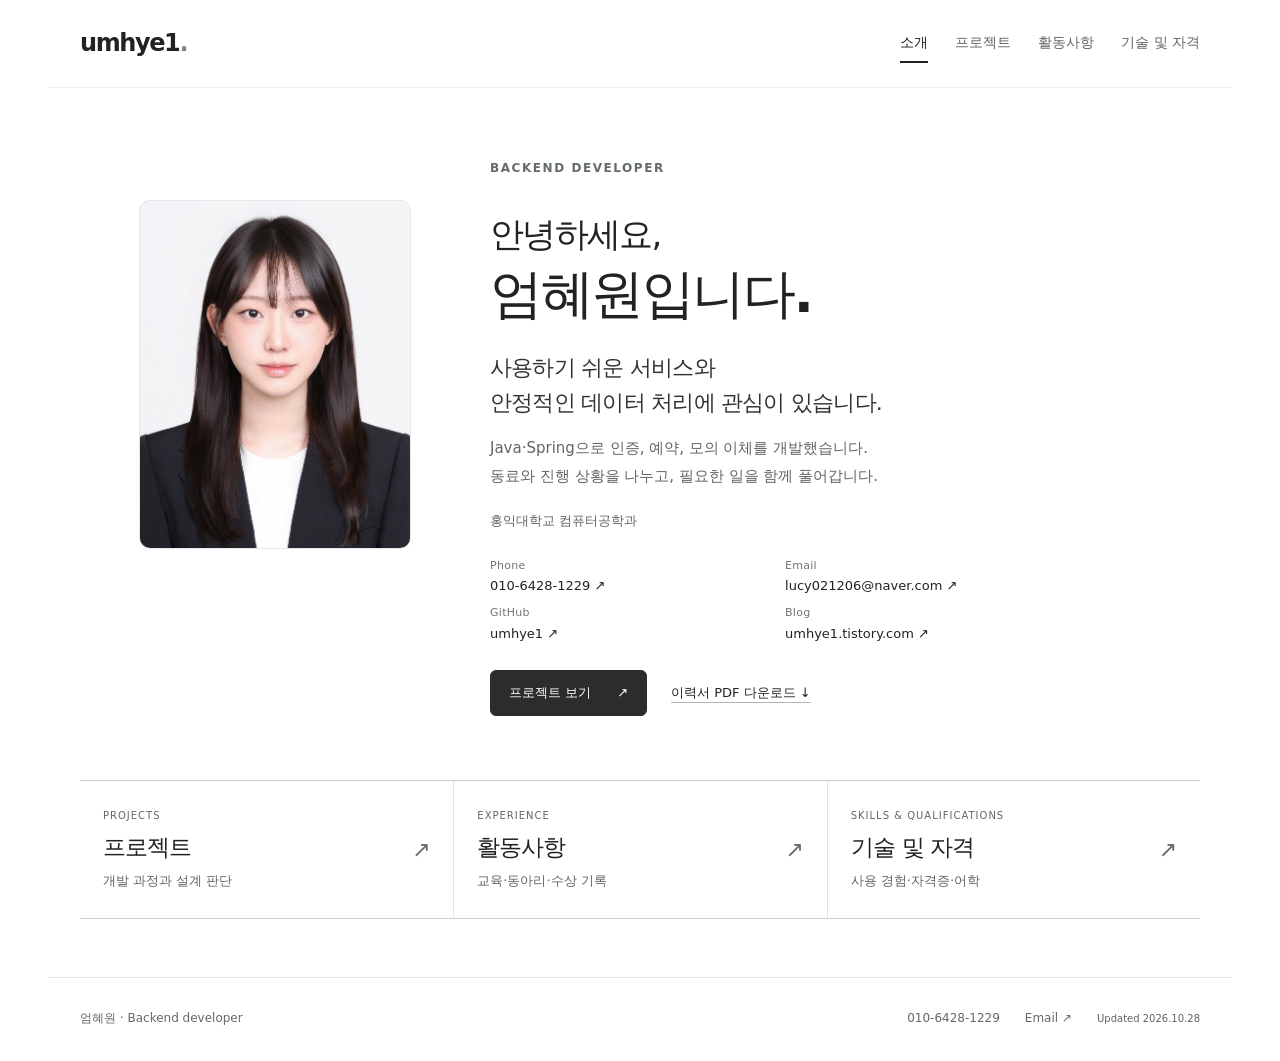
<file: index.html>
<!DOCTYPE html>
<html lang="ko"><head><meta charset="utf-8"/><meta content="width=device-width,initial-scale=1" name="viewport"/><title>백엔드 개발자 포트폴리오 | 엄혜원</title><meta content="엄혜원 소개와 연락처. Java·Spring 프로젝트, 개발 경험, 기술 및 자격을 확인할 수 있습니다." name="description"/><meta content="#ffffff" name="theme-color"/><link href="https://umhye1.github.io/" rel="canonical"/><meta content="summary_large_image" name="twitter:card"/><meta content="website" property="og:type"/><meta content="백엔드 개발자 포트폴리오 | 엄혜원" property="og:title"/><meta content="엄혜원 소개와 연락처. Java·Spring 프로젝트, 개발 경험, 기술 및 자격을 확인할 수 있습니다." property="og:description"/><meta content="https://umhye1.github.io/" property="og:url"/><meta content="https://umhye1.github.io/og.png" property="og:image"/><link href="./favicon.svg" rel="icon" type="image/svg+xml"/><link href="./styles.css" rel="stylesheet"/><script type="application/ld+json">{"@context": "https://schema.org", "@type": "Person", "name": "엄혜원", "url": "https://umhye1.github.io", "sameAs": ["https://github.com/umhye1", "https://umhye1.tistory.com/"]}</script><script defer="" src="./vendor/gsap.min.js"></script><script defer="" src="./navigation.js"></script></head><body><a class="skip" href="#main">본문으로 이동</a><header class="site-header"><div class="header-inner"><a aria-label="umhye1 홈" class="wordmark" href="./">umhye1<span>.</span></a><nav aria-label="주요 메뉴"><a aria-current="page" href="./">소개</a><a href="./projects/">프로젝트</a><a href="./activities/">활동사항</a><a href="./skills/">기술 및 자격</a></nav></div></header><main class="home" id="main" tabindex="-1"><section class="home-intro"><div class="portrait"><img alt="엄혜원 프로필 사진" fetchpriority="high" height="1417" src="./profile.jpeg" width="1102"/></div><div class="home-copy"><p class="eyebrow">BACKEND DEVELOPER</p><h1><span>안녕하세요,</span><br/>엄혜원입니다.</h1><p class="home-summary">사용하기 쉬운 서비스와<br/>안정적인 데이터 처리에 관심이 있습니다.</p><p class="home-detail">Java·Spring으로 인증, 예약, 모의 이체를 개발했습니다.<br/>동료와 진행 상황을 나누고, 필요한 일을 함께 풀어갑니다.</p><p class="school">홍익대학교 컴퓨터공학과</p><div class="contact-grid"><a href="tel:+821064281229"><span>Phone</span>010-6428-1229 ↗</a><a href="mailto:lucy021206@naver.com"><span>Email</span>lucy021206@naver.com ↗</a><a href="https://github.com/umhye1"><span>GitHub</span>umhye1 ↗</a><a href="https://umhye1.tistory.com/"><span>Blog</span>umhye1.tistory.com ↗</a></div><div class="home-actions"><a class="button-link" href="./projects/">프로젝트 보기 <span>↗</span></a><a class="text-link" download="엄혜원_이력서.pdf" href="./resume.pdf">이력서 PDF 다운로드 ↓</a></div></div></section><section aria-label="포트폴리오 둘러보기" class="directory"><a href="./projects/"><div><span class="directory-label">PROJECTS</span><h2>프로젝트</h2><p>개발 과정과 설계 판단</p></div><span aria-hidden="true">↗</span></a><a href="./activities/"><div><span class="directory-label">EXPERIENCE</span><h2>활동사항</h2><p>교육·동아리·수상 기록</p></div><span aria-hidden="true">↗</span></a><a href="./skills/"><div><span class="directory-label">SKILLS &amp; QUALIFICATIONS</span><h2>기술 및 자격</h2><p>사용 경험·자격증·어학</p></div><span aria-hidden="true">↗</span></a></section></main><footer><span>엄혜원 · Backend developer</span><a href="tel:+821064281229">010-6428-1229</a><a href="mailto:lucy021206@naver.com">Email ↗</a><span class="updated">Updated 2026.10.28</span></footer></body></html>
</file>
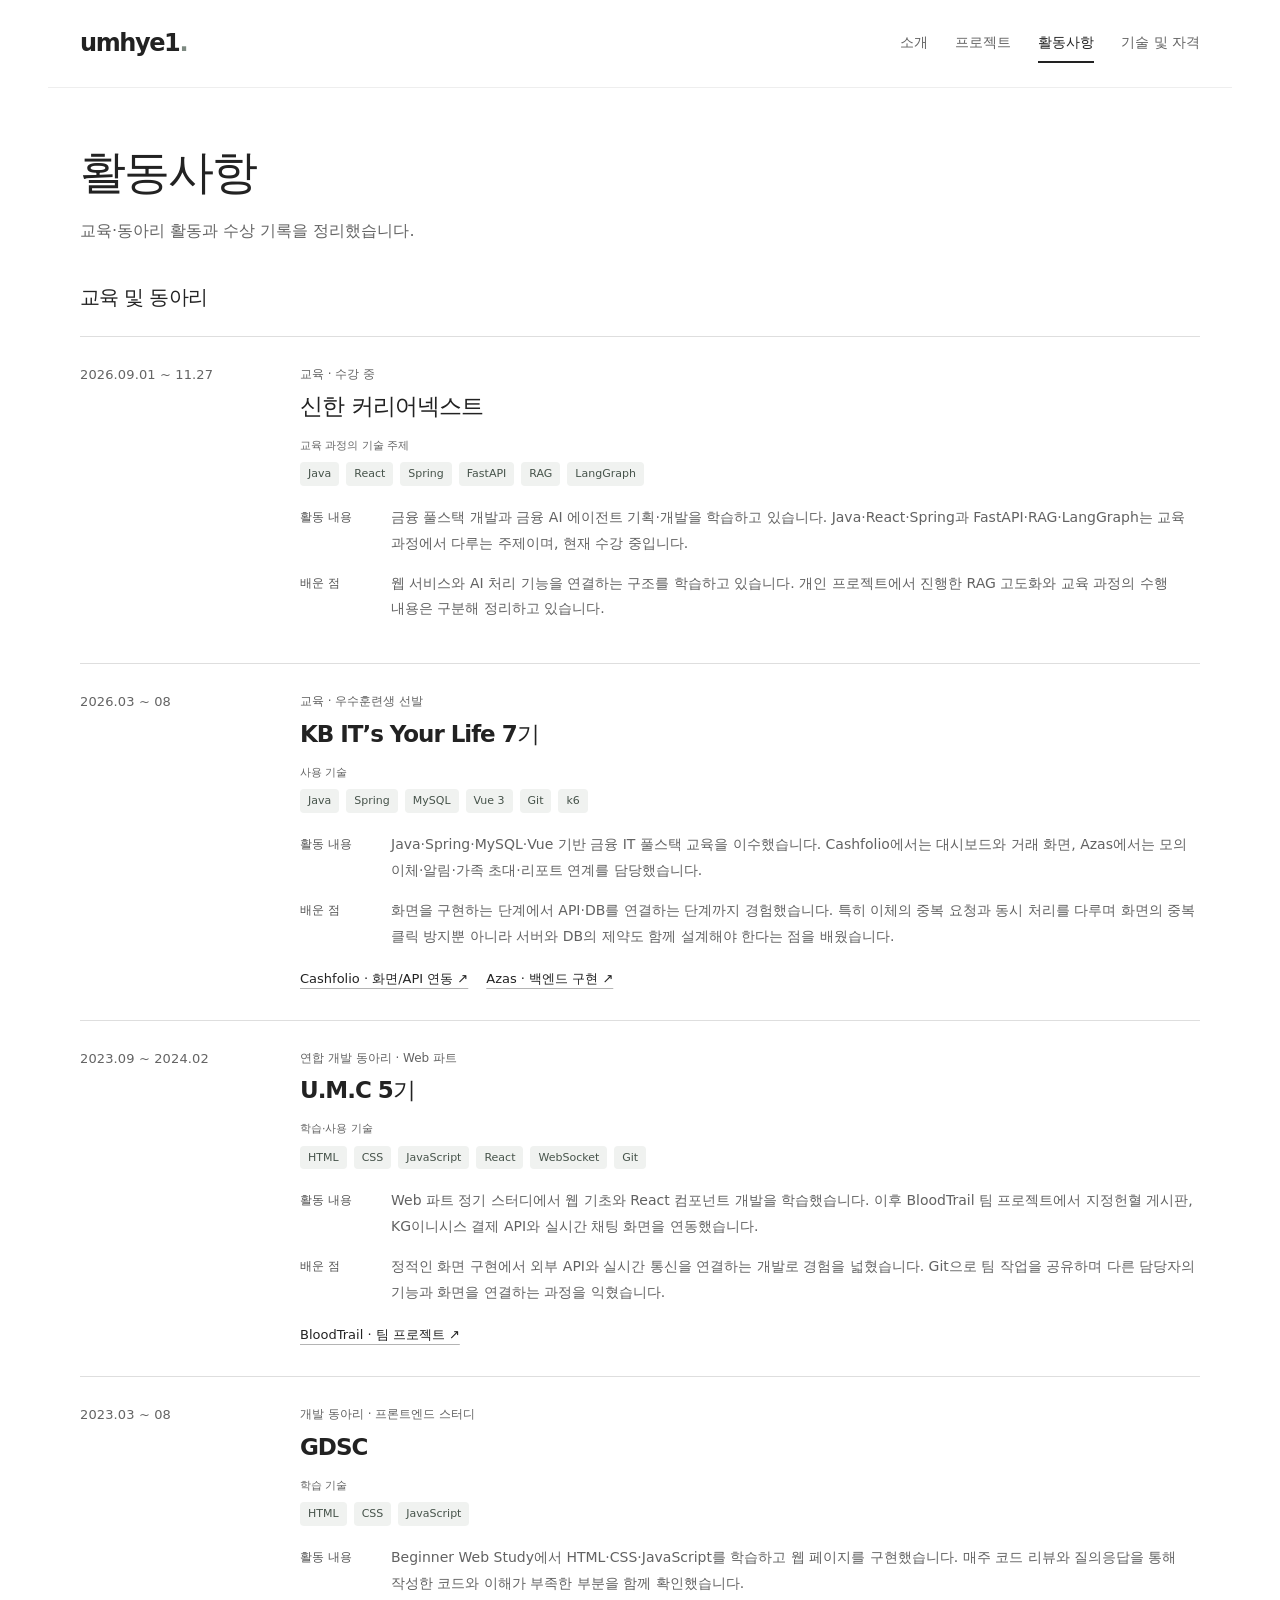
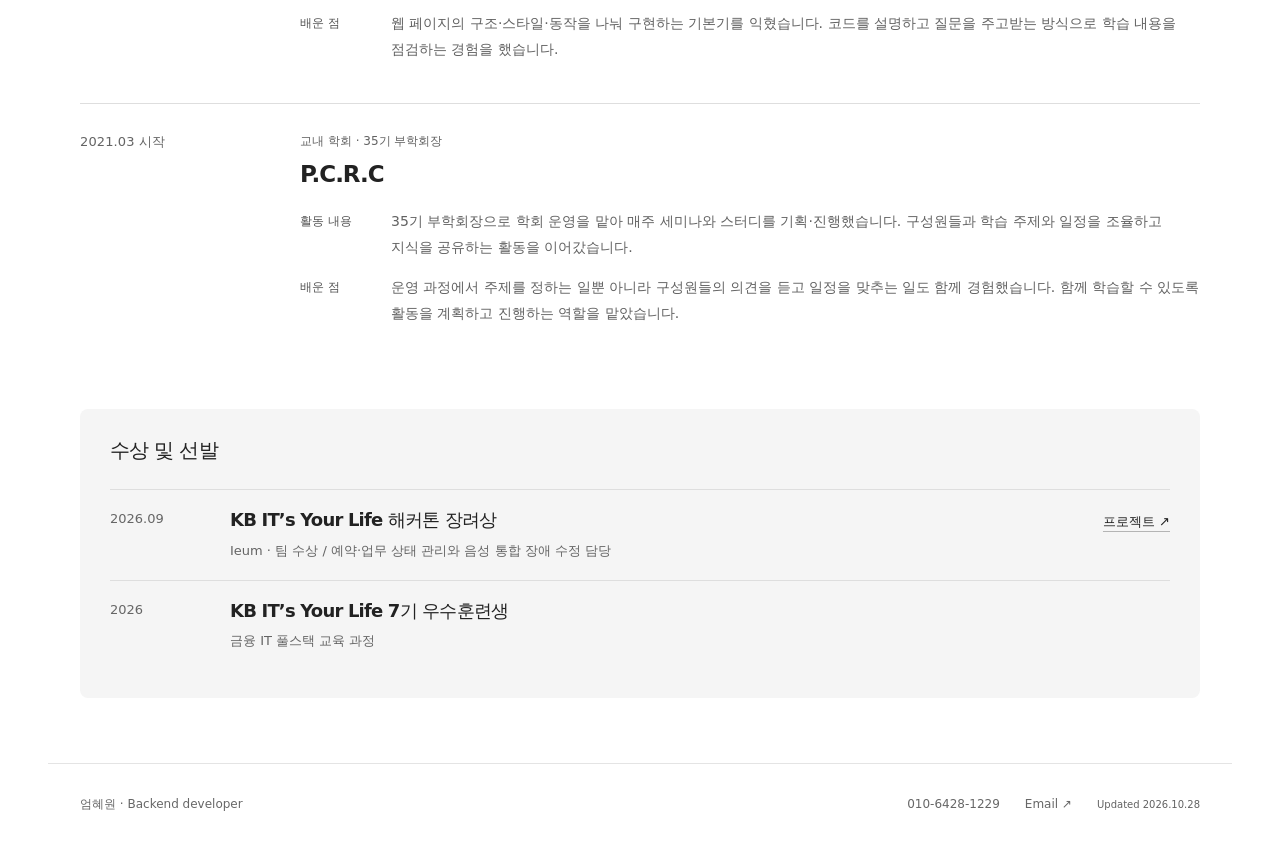
<file: activities/index.html>
<!DOCTYPE html>
<html lang="ko"><head><meta charset="utf-8"/><meta content="width=device-width,initial-scale=1" name="viewport"/><title>활동사항 | 엄혜원</title><meta content="교육과 동아리에서 쌓은 개발 경험, 운영 경험 및 수상 기록입니다." name="description"/><meta content="#ffffff" name="theme-color"/><link href="https://umhye1.github.io/activities/" rel="canonical"/><meta content="summary_large_image" name="twitter:card"/><meta content="website" property="og:type"/><meta content="활동사항 | 엄혜원" property="og:title"/><meta content="교육과 동아리에서 쌓은 개발 경험, 운영 경험 및 수상 기록입니다." property="og:description"/><meta content="https://umhye1.github.io/activities/" property="og:url"/><meta content="https://umhye1.github.io/og.png" property="og:image"/><link href="../favicon.svg" rel="icon" type="image/svg+xml"/><link href="../styles.css" rel="stylesheet"/><script type="application/ld+json">{"@context": "https://schema.org", "@type": "Person", "name": "엄혜원", "url": "https://umhye1.github.io", "sameAs": ["https://github.com/umhye1", "https://umhye1.tistory.com/"]}</script><script defer="" src="../vendor/gsap.min.js"></script><script defer="" src="../navigation.js"></script></head><body><a class="skip" href="#main">본문으로 이동</a><header class="site-header"><div class="header-inner"><a aria-label="umhye1 홈" class="wordmark" href="../">umhye1<span>.</span></a><nav aria-label="주요 메뉴"><a href="../">소개</a><a href="../projects/">프로젝트</a><a aria-current="page" href="../activities/">활동사항</a><a href="../skills/">기술 및 자격</a></nav></div></header><main class="listing" id="main" tabindex="-1"><header class="page-heading"><h1>활동사항</h1><p>교육·동아리 활동과 수상 기록을 정리했습니다.</p></header><section class="activity-section"><h2>교육 및 동아리</h2><article class="activity"><p class="activity-date">2026.09.01 ~ 11.27</p><div><p class="context">교육 · 수강 중</p><h3>신한 커리어넥스트</h3><p class="activity-tech-label">교육 과정의 기술 주제</p><ul aria-label="사용 기술" class="tags"><li>Java</li><li>React</li><li>Spring</li><li>FastAPI</li><li>RAG</li><li>LangGraph</li></ul><dl class="activity-detail"><div><dt>활동 내용</dt><dd>금융 풀스택 개발과 금융 AI 에이전트 기획·개발을 학습하고 있습니다. Java·React·Spring과 FastAPI·RAG·LangGraph는 교육 과정에서 다루는 주제이며, 현재 수강 중입니다.</dd></div><div><dt>배운 점</dt><dd>웹 서비스와 AI 처리 기능을 연결하는 구조를 학습하고 있습니다. 개인 프로젝트에서 진행한 RAG 고도화와 교육 과정의 수행 내용은 구분해 정리하고 있습니다.</dd></div></dl><div class="activity-project-links"></div></div></article><article class="activity"><p class="activity-date">2026.03 ~ 08</p><div><p class="context">교육 · 우수훈련생 선발</p><h3>KB IT’s Your Life 7기</h3><p class="activity-tech-label">사용 기술</p><ul aria-label="사용 기술" class="tags"><li>Java</li><li>Spring</li><li>MySQL</li><li>Vue 3</li><li>Git</li><li>k6</li></ul><dl class="activity-detail"><div><dt>활동 내용</dt><dd>Java·Spring·MySQL·Vue 기반 금융 IT 풀스택 교육을 이수했습니다. Cashfolio에서는 대시보드와 거래 화면, Azas에서는 모의 이체·알림·가족 초대·리포트 연계를 담당했습니다.</dd></div><div><dt>배운 점</dt><dd>화면을 구현하는 단계에서 API·DB를 연결하는 단계까지 경험했습니다. 특히 이체의 중복 요청과 동시 처리를 다루며 화면의 중복 클릭 방지뿐 아니라 서버와 DB의 제약도 함께 설계해야 한다는 점을 배웠습니다.</dd></div></dl><div class="activity-project-links"><a class="text-link" href="../work/cashfolio/">Cashfolio · 화면/API 연동 ↗</a><a class="text-link" href="../work/azas/">Azas · 백엔드 구현 ↗</a></div></div></article><article class="activity"><p class="activity-date">2023.09 ~ 2024.02</p><div><p class="context">연합 개발 동아리 · Web 파트</p><h3>U.M.C 5기</h3><p class="activity-tech-label">학습·사용 기술</p><ul aria-label="사용 기술" class="tags"><li>HTML</li><li>CSS</li><li>JavaScript</li><li>React</li><li>WebSocket</li><li>Git</li></ul><dl class="activity-detail"><div><dt>활동 내용</dt><dd>Web 파트 정기 스터디에서 웹 기초와 React 컴포넌트 개발을 학습했습니다. 이후 BloodTrail 팀 프로젝트에서 지정헌혈 게시판, KG이니시스 결제 API와 실시간 채팅 화면을 연동했습니다.</dd></div><div><dt>배운 점</dt><dd>정적인 화면 구현에서 외부 API와 실시간 통신을 연결하는 개발로 경험을 넓혔습니다. Git으로 팀 작업을 공유하며 다른 담당자의 기능과 화면을 연결하는 과정을 익혔습니다.</dd></div></dl><div class="activity-project-links"><a class="text-link" href="../work/bloodtrail/">BloodTrail · 팀 프로젝트 ↗</a></div></div></article><article class="activity"><p class="activity-date">2023.03 ~ 08</p><div><p class="context">개발 동아리 · 프론트엔드 스터디</p><h3>GDSC</h3><p class="activity-tech-label">학습 기술</p><ul aria-label="사용 기술" class="tags"><li>HTML</li><li>CSS</li><li>JavaScript</li></ul><dl class="activity-detail"><div><dt>활동 내용</dt><dd>Beginner Web Study에서 HTML·CSS·JavaScript를 학습하고 웹 페이지를 구현했습니다. 매주 코드 리뷰와 질의응답을 통해 작성한 코드와 이해가 부족한 부분을 함께 확인했습니다.</dd></div><div><dt>배운 점</dt><dd>웹 페이지의 구조·스타일·동작을 나눠 구현하는 기본기를 익혔습니다. 코드를 설명하고 질문을 주고받는 방식으로 학습 내용을 점검하는 경험을 했습니다.</dd></div></dl><div class="activity-project-links"></div></div></article><article class="activity"><p class="activity-date">2021.03 시작</p><div><p class="context">교내 학회 · 35기 부학회장</p><h3>P.C.R.C</h3><dl class="activity-detail"><div><dt>활동 내용</dt><dd>35기 부학회장으로 학회 운영을 맡아 매주 세미나와 스터디를 기획·진행했습니다. 구성원들과 학습 주제와 일정을 조율하고 지식을 공유하는 활동을 이어갔습니다.</dd></div><div><dt>배운 점</dt><dd>운영 과정에서 주제를 정하는 일뿐 아니라 구성원들의 의견을 듣고 일정을 맞추는 일도 함께 경험했습니다. 함께 학습할 수 있도록 활동을 계획하고 진행하는 역할을 맡았습니다.</dd></div></dl><div class="activity-project-links"></div></div></article></section><section class="awards"><h2>수상 및 선발</h2><div class="award-row"><span>2026.09</span><div><h3>KB IT’s Your Life 해커톤 장려상</h3><p>Ieum · 팀 수상 / 예약·업무 상태 관리와 음성 통합 장애 수정 담당</p></div><a class="text-link" href="../work/ieum/">프로젝트 ↗</a></div><div class="award-row"><span>2026</span><div><h3>KB IT’s Your Life 7기 우수훈련생</h3><p>금융 IT 풀스택 교육 과정</p></div></div></section></main><footer><span>엄혜원 · Backend developer</span><a href="tel:+821064281229">010-6428-1229</a><a href="mailto:lucy021206@naver.com">Email ↗</a><span class="updated">Updated 2026.10.28</span></footer></body></html>
</file>
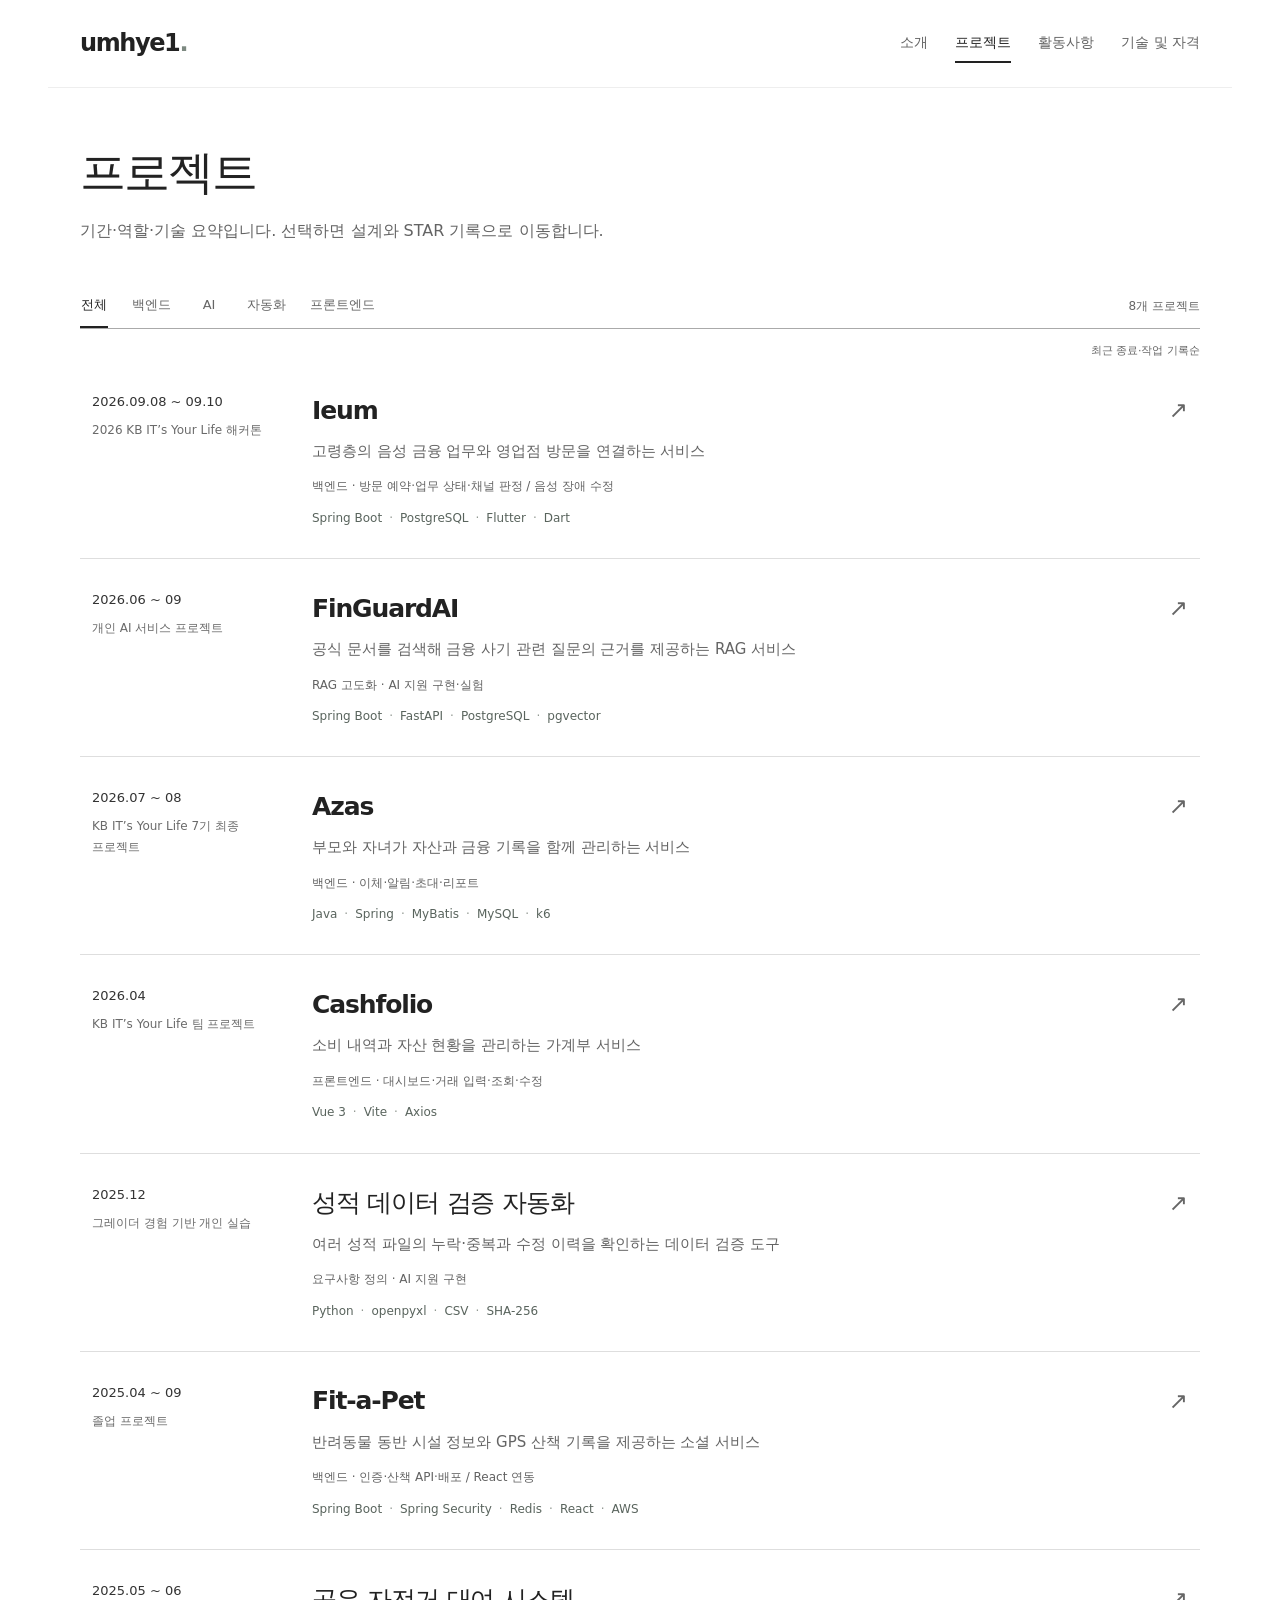
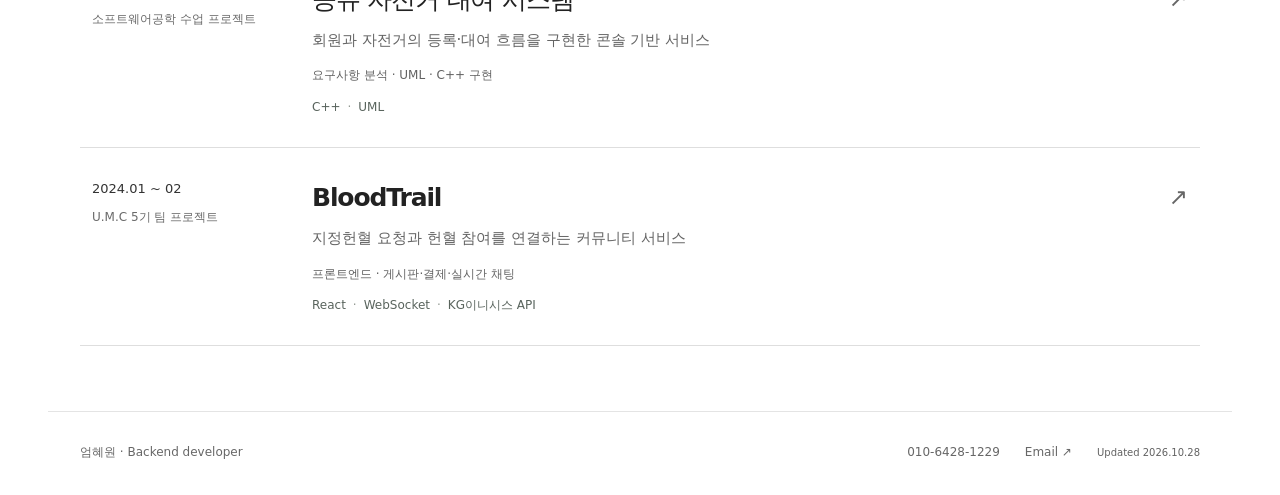
<file: projects/index.html>
<!DOCTYPE html>
<html lang="ko"><head><meta charset="utf-8"/><meta content="width=device-width,initial-scale=1" name="viewport"/><title>프로젝트 | 엄혜원</title><meta content="역할과 문제 해결 과정을 정리했습니다. 최근 작업부터 볼 수 있습니다." name="description"/><meta content="#ffffff" name="theme-color"/><link href="https://umhye1.github.io/projects/" rel="canonical"/><meta content="summary_large_image" name="twitter:card"/><meta content="website" property="og:type"/><meta content="프로젝트 | 엄혜원" property="og:title"/><meta content="역할과 문제 해결 과정을 정리했습니다. 최근 작업부터 볼 수 있습니다." property="og:description"/><meta content="https://umhye1.github.io/projects/" property="og:url"/><meta content="https://umhye1.github.io/og.png" property="og:image"/><link href="../favicon.svg" rel="icon" type="image/svg+xml"/><link href="../styles.css" rel="stylesheet"/><script type="application/ld+json">{"@context": "https://schema.org", "@type": "Person", "name": "엄혜원", "url": "https://umhye1.github.io", "sameAs": ["https://github.com/umhye1", "https://umhye1.tistory.com/"]}</script><script defer="" src="../vendor/gsap.min.js"></script><script defer="" src="../navigation.js"></script></head><body><a class="skip" href="#main">본문으로 이동</a><header class="site-header"><div class="header-inner"><a aria-label="umhye1 홈" class="wordmark" href="../">umhye1<span>.</span></a><nav aria-label="주요 메뉴"><a href="../">소개</a><a aria-current="page" href="../projects/">프로젝트</a><a href="../activities/">활동사항</a><a href="../skills/">기술 및 자격</a></nav></div></header><main class="listing" id="main" tabindex="-1"><header class="page-heading"><h1>프로젝트</h1><p>기간·역할·기술 요약입니다. 선택하면 설계와 STAR 기록으로 이동합니다.</p></header><div class="project-toolbar"><div aria-label="프로젝트 분야" class="filters" role="group"><button aria-pressed="true" data-filter="all">전체</button><button aria-pressed="false" data-filter="backend">백엔드</button><button aria-pressed="false" data-filter="ai">AI</button><button aria-pressed="false" data-filter="automation">자동화</button><button aria-pressed="false" data-filter="frontend">프론트엔드</button></div><span aria-live="polite" id="project-count">8개 프로젝트</span></div><p class="sort-note">최근 종료·작업 기록순</p><div class="project-list"><a class="project-item project" data-category="backend" href="../work/ieum/"><div class="project-meta"><span>2026.09.08 ~ 09.10</span><span>2026 KB IT’s Your Life 해커톤</span></div><div class="project-overview"><div class="project-title"><h2>Ieum</h2><span aria-hidden="true">↗</span></div><p>고령층의 음성 금융 업무와 영업점 방문을 연결하는 서비스</p><p class="item-role">백엔드 · 방문 예약·업무 상태·채널 판정 / 음성 장애 수정</p><ul aria-label="사용 기술" class="tags"><li>Spring Boot</li><li>PostgreSQL</li><li>Flutter</li><li>Dart</li></ul></div></a><a class="project-item project" data-category="ai" href="../work/finguard/"><div class="project-meta"><span>2026.06 ~ 09</span><span>개인 AI 서비스 프로젝트</span></div><div class="project-overview"><div class="project-title"><h2>FinGuardAI</h2><span aria-hidden="true">↗</span></div><p>공식 문서를 검색해 금융 사기 관련 질문의 근거를 제공하는 RAG 서비스</p><p class="item-role">RAG 고도화 · AI 지원 구현·실험</p><ul aria-label="사용 기술" class="tags"><li>Spring Boot</li><li>FastAPI</li><li>PostgreSQL</li><li>pgvector</li></ul></div></a><a class="project-item project" data-category="backend" href="../work/azas/"><div class="project-meta"><span>2026.07 ~ 08</span><span>KB IT’s Your Life 7기 최종 프로젝트</span></div><div class="project-overview"><div class="project-title"><h2>Azas</h2><span aria-hidden="true">↗</span></div><p>부모와 자녀가 자산과 금융 기록을 함께 관리하는 서비스</p><p class="item-role">백엔드 · 이체·알림·초대·리포트</p><ul aria-label="사용 기술" class="tags"><li>Java</li><li>Spring</li><li>MyBatis</li><li>MySQL</li><li>k6</li></ul></div></a><a class="project-item project" data-category="frontend" href="../work/cashfolio/"><div class="project-meta"><span>2026.04</span><span>KB IT’s Your Life 팀 프로젝트</span></div><div class="project-overview"><div class="project-title"><h2>Cashfolio</h2><span aria-hidden="true">↗</span></div><p>소비 내역과 자산 현황을 관리하는 가계부 서비스</p><p class="item-role">프론트엔드 · 대시보드·거래 입력·조회·수정</p><ul aria-label="사용 기술" class="tags"><li>Vue 3</li><li>Vite</li><li>Axios</li></ul></div></a><a class="project-item project" data-category="automation" href="../work/grade-validation/"><div class="project-meta"><span>2025.12</span><span>그레이더 경험 기반 개인 실습</span></div><div class="project-overview"><div class="project-title"><h2>성적 데이터 검증 자동화</h2><span aria-hidden="true">↗</span></div><p>여러 성적 파일의 누락·중복과 수정 이력을 확인하는 데이터 검증 도구</p><p class="item-role">요구사항 정의 · AI 지원 구현</p><ul aria-label="사용 기술" class="tags"><li>Python</li><li>openpyxl</li><li>CSV</li><li>SHA-256</li></ul></div></a><a class="project-item project" data-category="backend" href="../work/fitapet/"><div class="project-meta"><span>2025.04 ~ 09</span><span>졸업 프로젝트</span></div><div class="project-overview"><div class="project-title"><h2>Fit-a-Pet</h2><span aria-hidden="true">↗</span></div><p>반려동물 동반 시설 정보와 GPS 산책 기록을 제공하는 소셜 서비스</p><p class="item-role">백엔드 · 인증·산책 API·배포 / React 연동</p><ul aria-label="사용 기술" class="tags"><li>Spring Boot</li><li>Spring Security</li><li>Redis</li><li>React</li><li>AWS</li></ul></div></a><a class="project-item project" data-category="backend" href="../work/bicycle/"><div class="project-meta"><span>2025.05 ~ 06</span><span>소프트웨어공학 수업 프로젝트</span></div><div class="project-overview"><div class="project-title"><h2>공유 자전거 대여 시스템</h2><span aria-hidden="true">↗</span></div><p>회원과 자전거의 등록·대여 흐름을 구현한 콘솔 기반 서비스</p><p class="item-role">요구사항 분석 · UML · C++ 구현</p><ul aria-label="사용 기술" class="tags"><li>C++</li><li>UML</li></ul></div></a><a class="project-item project" data-category="frontend" href="../work/bloodtrail/"><div class="project-meta"><span>2024.01 ~ 02</span><span>U.M.C 5기 팀 프로젝트</span></div><div class="project-overview"><div class="project-title"><h2>BloodTrail</h2><span aria-hidden="true">↗</span></div><p>지정헌혈 요청과 헌혈 참여를 연결하는 커뮤니티 서비스</p><p class="item-role">프론트엔드 · 게시판·결제·실시간 채팅</p><ul aria-label="사용 기술" class="tags"><li>React</li><li>WebSocket</li><li>KG이니시스 API</li></ul></div></a></div></main><footer><span>엄혜원 · Backend developer</span><a href="tel:+821064281229">010-6428-1229</a><a href="mailto:lucy021206@naver.com">Email ↗</a><span class="updated">Updated 2026.10.28</span></footer></body></html>
</file>
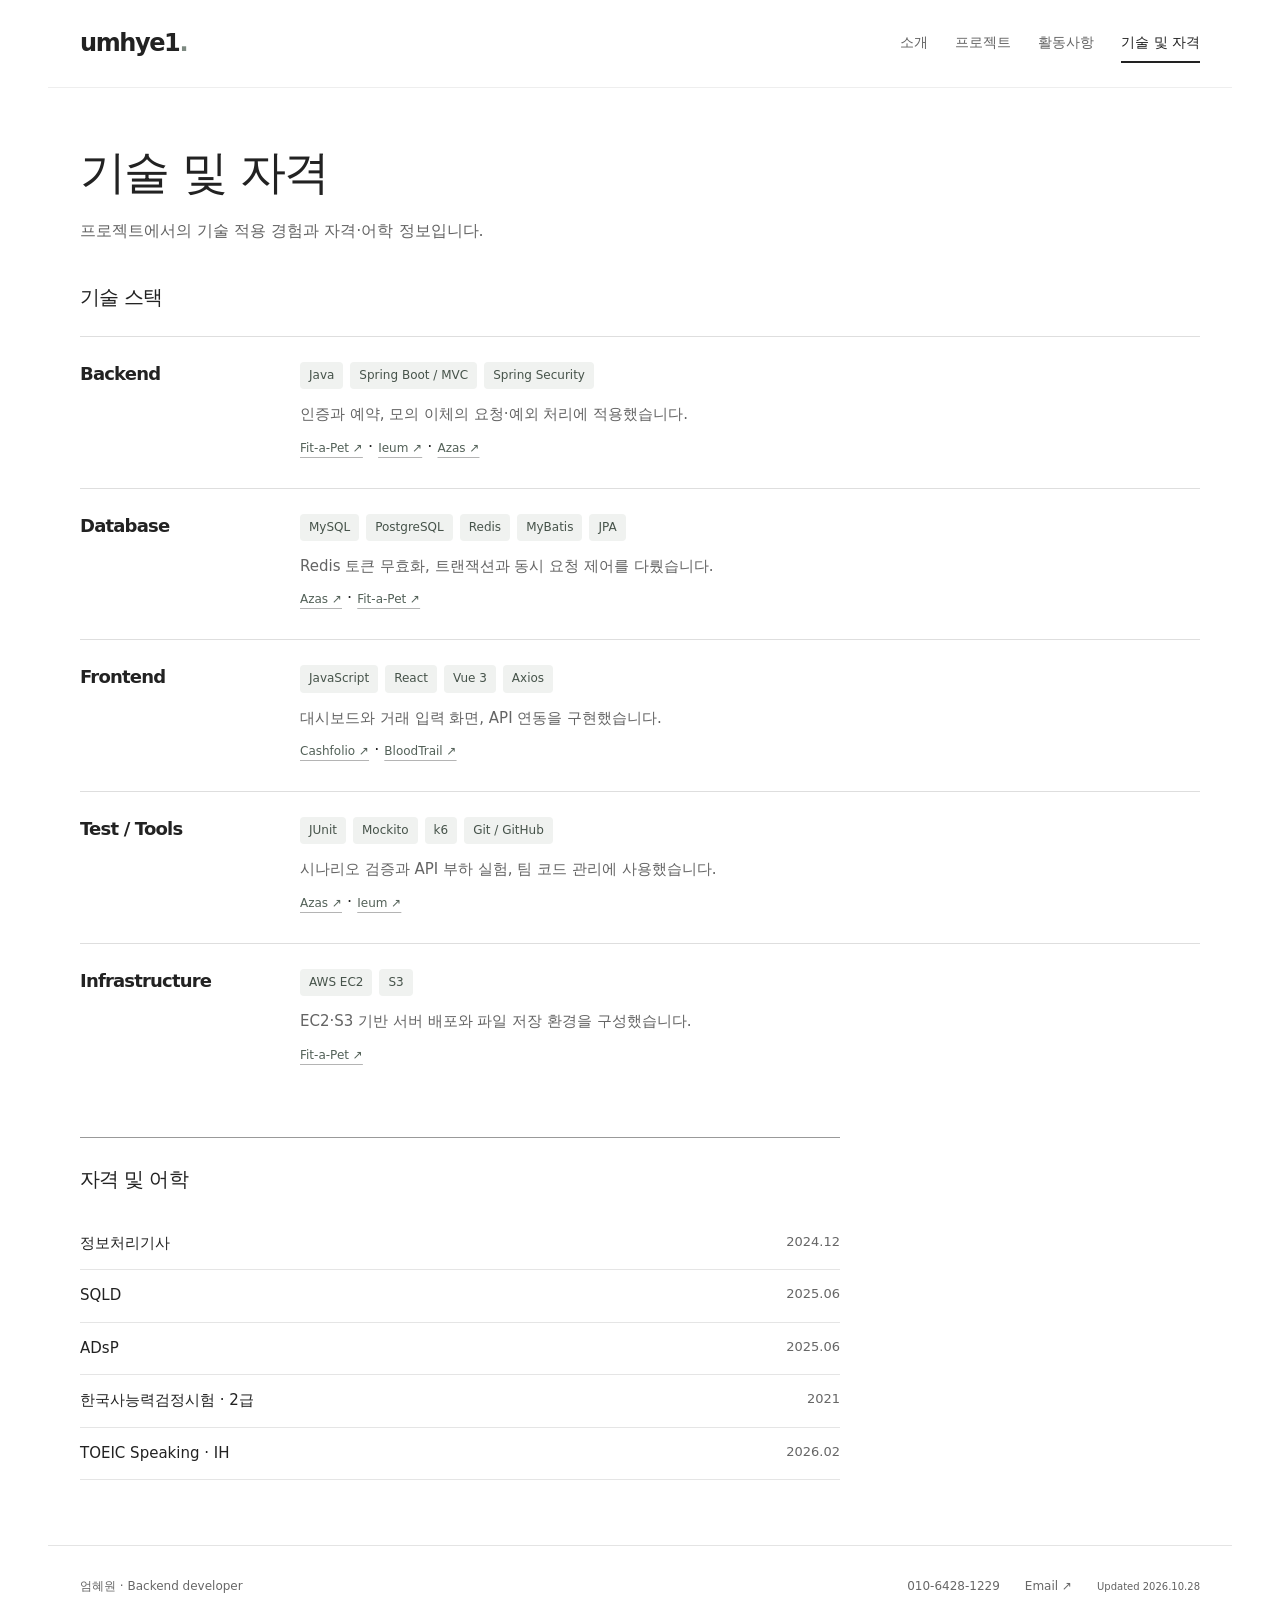
<file: skills/index.html>
<!DOCTYPE html>
<html lang="ko"><head><meta charset="utf-8"/><meta content="width=device-width,initial-scale=1" name="viewport"/><title>기술 및 자격 | 엄혜원</title><meta content="프로젝트에서 사용한 기술과 적용 경험, 자격증 및 어학을 정리했습니다." name="description"/><meta content="#ffffff" name="theme-color"/><link href="https://umhye1.github.io/skills/" rel="canonical"/><meta content="summary_large_image" name="twitter:card"/><meta content="website" property="og:type"/><meta content="기술 및 자격 | 엄혜원" property="og:title"/><meta content="프로젝트에서 사용한 기술과 적용 경험, 자격증 및 어학을 정리했습니다." property="og:description"/><meta content="https://umhye1.github.io/skills/" property="og:url"/><meta content="https://umhye1.github.io/og.png" property="og:image"/><link href="../favicon.svg" rel="icon" type="image/svg+xml"/><link href="../styles.css" rel="stylesheet"/><script type="application/ld+json">{"@context": "https://schema.org", "@type": "Person", "name": "엄혜원", "url": "https://umhye1.github.io", "sameAs": ["https://github.com/umhye1", "https://umhye1.tistory.com/"]}</script><script defer="" src="../vendor/gsap.min.js"></script><script defer="" src="../navigation.js"></script></head><body><a class="skip" href="#main">본문으로 이동</a><header class="site-header"><div class="header-inner"><a aria-label="umhye1 홈" class="wordmark" href="../">umhye1<span>.</span></a><nav aria-label="주요 메뉴"><a href="../">소개</a><a href="../projects/">프로젝트</a><a href="../activities/">활동사항</a><a aria-current="page" href="../skills/">기술 및 자격</a></nav></div></header><main class="listing" id="main" tabindex="-1"><header class="page-heading"><h1>기술 및 자격</h1><p>프로젝트에서의 기술 적용 경험과 자격·어학 정보입니다.</p></header><section class="skills-section"><h2>기술 스택</h2><article class="skill-record"><h3>Backend</h3><div><ul aria-label="사용 기술" class="tags"><li>Java</li><li>Spring Boot / MVC</li><li>Spring Security</li></ul><p>인증과 예약, 모의 이체의 요청·예외 처리에 적용했습니다.</p><a class="text-link" href="../work/fitapet/">Fit-a-Pet ↗</a> · <a class="text-link" href="../work/ieum/">Ieum ↗</a> · <a class="text-link" href="../work/azas/">Azas ↗</a></div></article><article class="skill-record"><h3>Database</h3><div><ul aria-label="사용 기술" class="tags"><li>MySQL</li><li>PostgreSQL</li><li>Redis</li><li>MyBatis</li><li>JPA</li></ul><p>Redis 토큰 무효화, 트랜잭션과 동시 요청 제어를 다뤘습니다.</p><a class="text-link" href="../work/azas/">Azas ↗</a> · <a class="text-link" href="../work/fitapet/">Fit-a-Pet ↗</a></div></article><article class="skill-record"><h3>Frontend</h3><div><ul aria-label="사용 기술" class="tags"><li>JavaScript</li><li>React</li><li>Vue 3</li><li>Axios</li></ul><p>대시보드와 거래 입력 화면, API 연동을 구현했습니다.</p><a class="text-link" href="../work/cashfolio/">Cashfolio ↗</a> · <a class="text-link" href="../work/bloodtrail/">BloodTrail ↗</a></div></article><article class="skill-record"><h3>Test / Tools</h3><div><ul aria-label="사용 기술" class="tags"><li>JUnit</li><li>Mockito</li><li>k6</li><li>Git / GitHub</li></ul><p>시나리오 검증과 API 부하 실험, 팀 코드 관리에 사용했습니다.</p><a class="text-link" href="../work/azas/">Azas ↗</a> · <a class="text-link" href="../work/ieum/">Ieum ↗</a></div></article><article class="skill-record"><h3>Infrastructure</h3><div><ul aria-label="사용 기술" class="tags"><li>AWS EC2</li><li>S3</li></ul><p>EC2·S3 기반 서버 배포와 파일 저장 환경을 구성했습니다.</p><a class="text-link" href="../work/fitapet/">Fit-a-Pet ↗</a></div></article></section><section class="qualifications"><h2>자격 및 어학</h2><dl><div><dt>정보처리기사</dt><dd>2024.12</dd></div><div><dt>SQLD</dt><dd>2025.06</dd></div><div><dt>ADsP</dt><dd>2025.06</dd></div><div><dt>한국사능력검정시험 · 2급</dt><dd>2021</dd></div><div><dt>TOEIC Speaking · IH</dt><dd>2026.02</dd></div></dl></section></main><footer><span>엄혜원 · Backend developer</span><a href="tel:+821064281229">010-6428-1229</a><a href="mailto:lucy021206@naver.com">Email ↗</a><span class="updated">Updated 2026.10.28</span></footer></body></html>
</file>
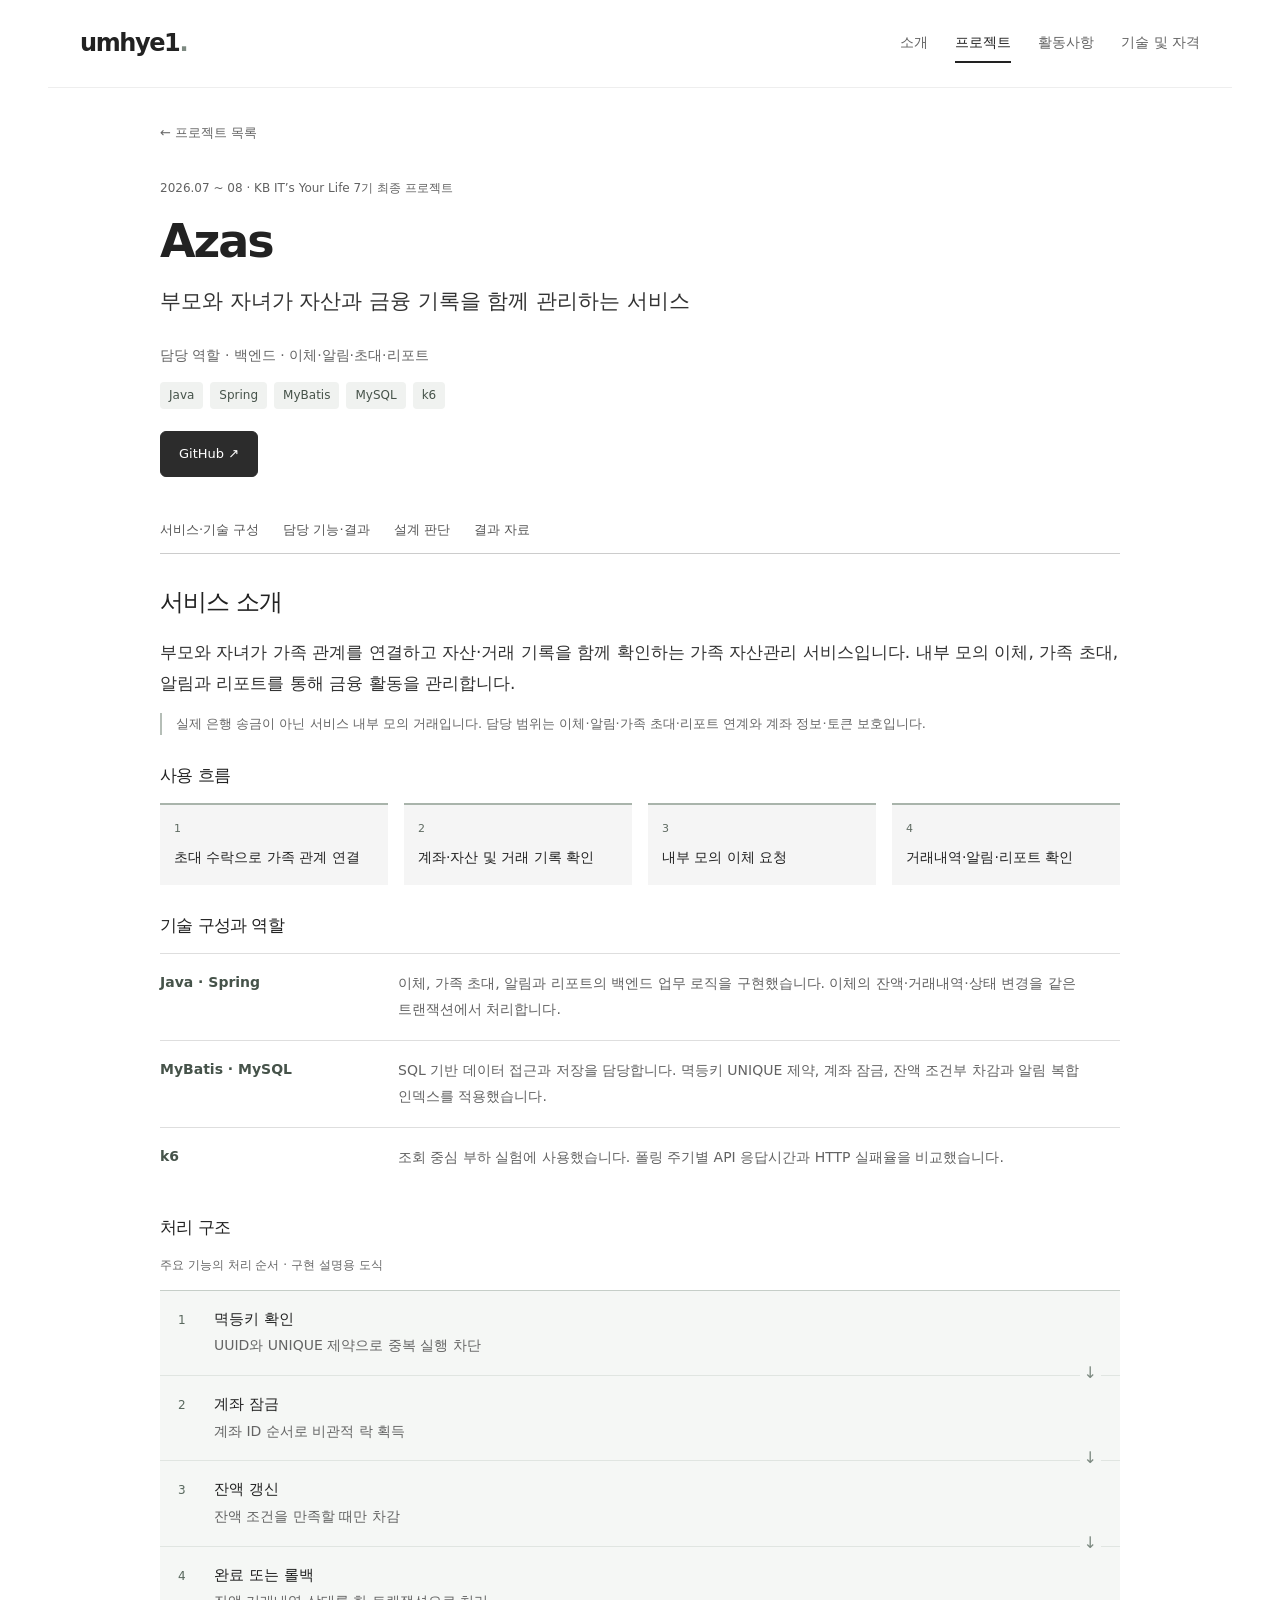
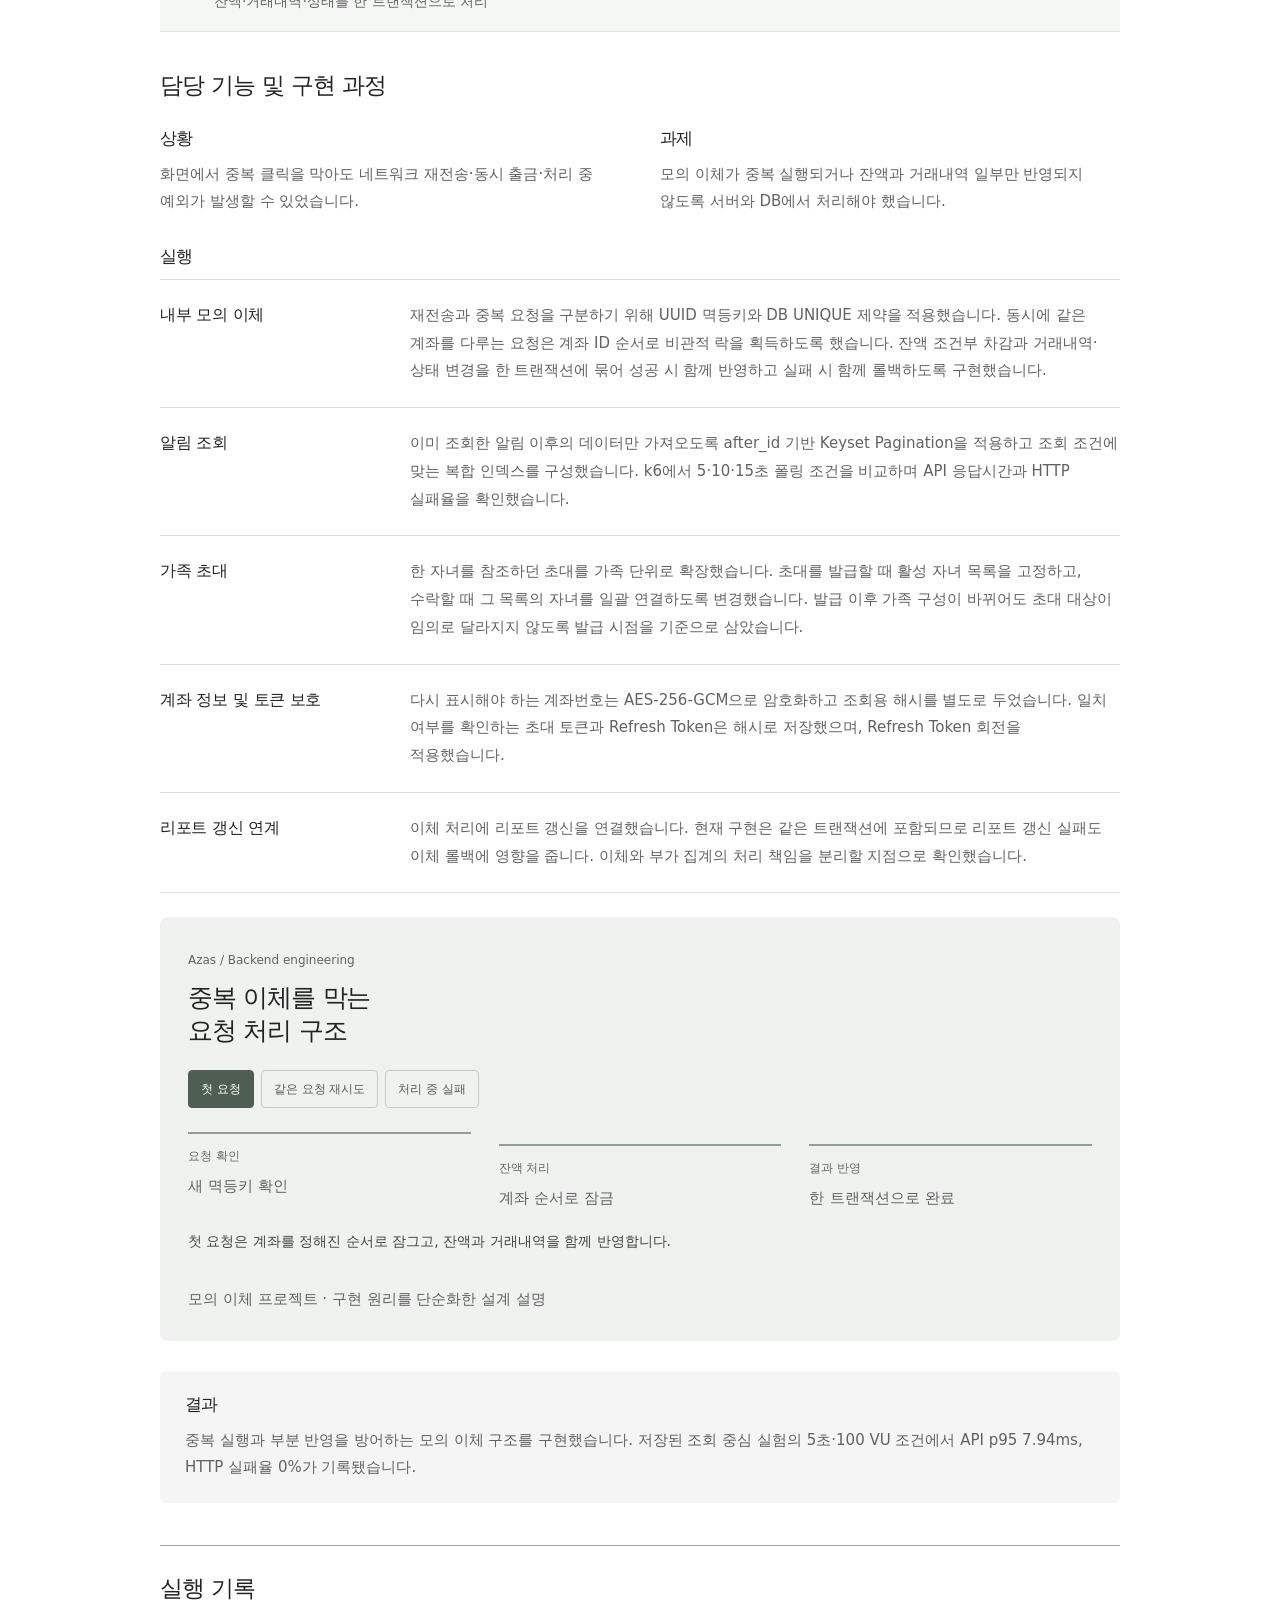
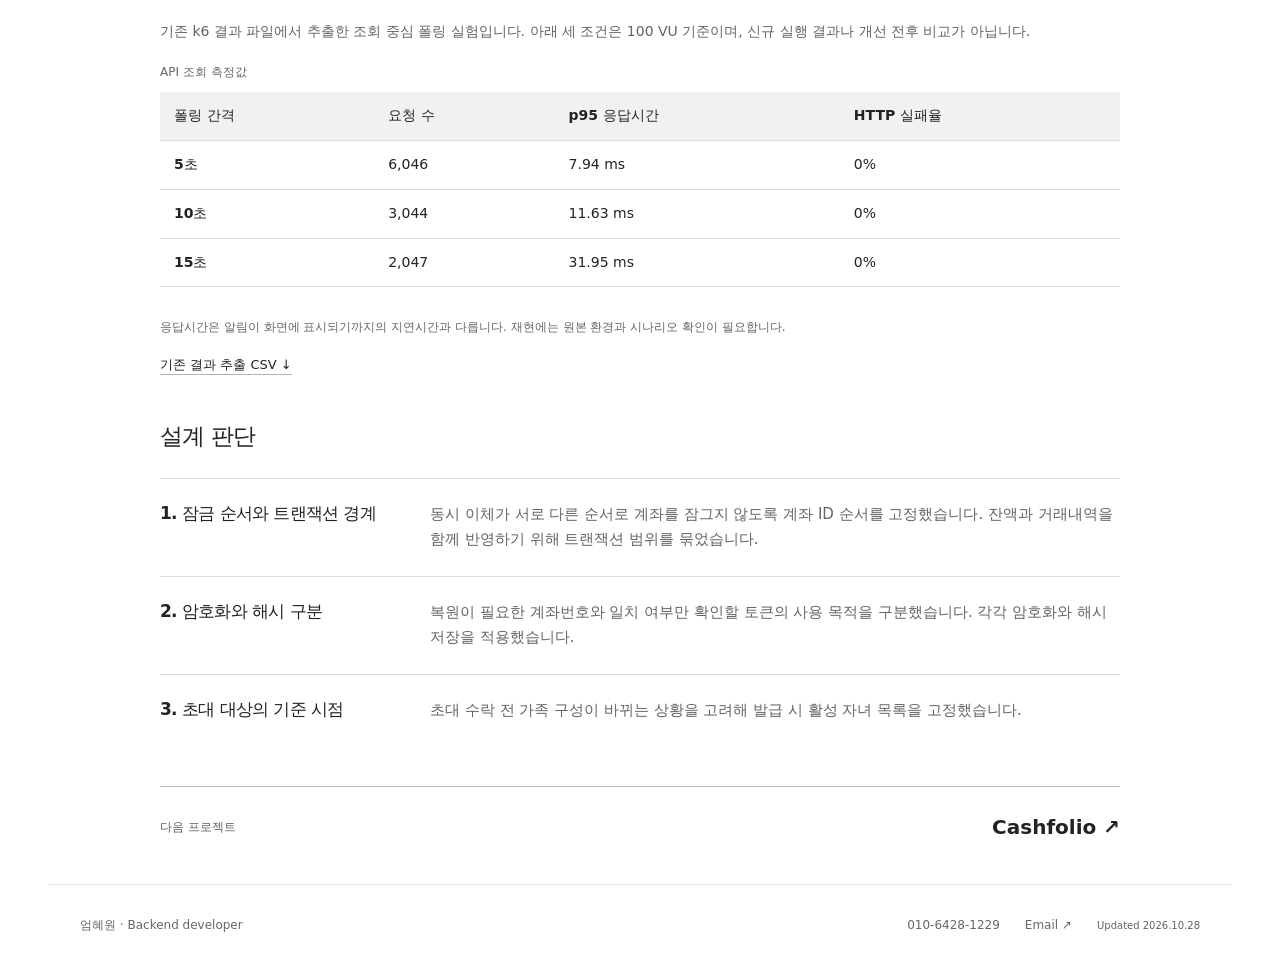
<file: work/azas/index.html>
<!DOCTYPE html>

<html lang="ko"><head><meta charset="utf-8"/><meta content="width=device-width,initial-scale=1" name="viewport"/><title>Azas | 엄혜원</title><meta content="부모와 자녀가 자산과 금융 기록을 함께 관리하는 서비스 중복 요청에도 한 번만 반영되는 모의 이체의 상황, 과제, 실행과 결과를 정리한 개발 기록입니다." name="description"/><meta content="#ffffff" name="theme-color"/><link href="https://umhye1.github.io/work/azas/" rel="canonical"/><meta content="summary_large_image" name="twitter:card"/><meta content="website" property="og:type"/><meta content="Azas | 엄혜원" property="og:title"/><meta content="부모와 자녀가 자산과 금융 기록을 함께 관리하는 서비스 중복 요청에도 한 번만 반영되는 모의 이체의 상황, 과제, 실행과 결과를 정리한 개발 기록입니다." property="og:description"/><meta content="https://umhye1.github.io/work/azas/" property="og:url"/><meta content="https://umhye1.github.io/og.png" property="og:image"/><link href="../../favicon.svg" rel="icon" type="image/svg+xml"/><link href="../../styles.css" rel="stylesheet"/><script type="application/ld+json">{"@context": "https://schema.org", "@type": "Person", "name": "엄혜원", "url": "https://umhye1.github.io", "sameAs": ["https://github.com/umhye1", "https://umhye1.tistory.com/"]}</script><script defer="" src="../../vendor/gsap.min.js"></script><script defer="" src="../../navigation.js"></script></head><body><a class="skip" href="#main">본문으로 이동</a><header class="site-header"><div class="header-inner"><a aria-label="umhye1 홈" class="wordmark" href="../../">umhye1<span>.</span></a><nav aria-label="주요 메뉴"><a href="../../">소개</a><a aria-current="page" href="../../projects/">프로젝트</a><a href="../../activities/">활동사항</a><a href="../../skills/">기술 및 자격</a></nav></div></header><main class="case" id="main" tabindex="-1"><a class="back-link" href="../../projects/">← 프로젝트 목록</a><header class="case-header"><p class="context">2026.07 ~ 08 · KB IT’s Your Life 7기 최종 프로젝트</p><h1>Azas</h1><p class="case-summary">부모와 자녀가 자산과 금융 기록을 함께 관리하는 서비스</p><p class="case-role">담당 역할 · 백엔드 · 이체·알림·초대·리포트</p><ul aria-label="사용 기술" class="tags"><li>Java</li><li>Spring</li><li>MyBatis</li><li>MySQL</li><li>k6</li></ul><div class="case-links"><a class="button-link" href="https://github.com/KB-Final-PJT-27-4/Azas">GitHub ↗</a></div></header><nav aria-label="프로젝트 상세 목차" class="case-jump"><a href="#service">서비스·기술 구성</a><a href="#implementation">담당 기능·결과</a><a href="#decisions">설계 판단</a><a href="#evidence">결과 자료</a></nav><section class="service-overview" id="service"><h2>서비스 소개</h2><p class="purpose">부모와 자녀가 가족 관계를 연결하고 자산·거래 기록을 함께 확인하는 가족 자산관리 서비스입니다. 내부 모의 이체, 가족 초대, 알림과 리포트를 통해 금융 활동을 관리합니다.</p><p class="responsibility">실제 은행 송금이 아닌 서비스 내부 모의 거래입니다. 담당 범위는 이체·알림·가족 초대·리포트 연계와 계좌 정보·토큰 보호입니다.</p><h3>사용 흐름</h3><ol class="user-journey"><li><span>1</span>초대 수락으로 가족 관계 연결</li><li><span>2</span>계좌·자산 및 거래 기록 확인</li><li><span>3</span>내부 모의 이체 요청</li><li><span>4</span>거래내역·알림·리포트 확인</li></ol><h3>기술 구성과 역할</h3><dl class="architecture"><div><dt>Java · Spring</dt><dd>이체, 가족 초대, 알림과 리포트의 백엔드 업무 로직을 구현했습니다. 이체의 잔액·거래내역·상태 변경을 같은 트랜잭션에서 처리합니다.</dd></div><div><dt>MyBatis · MySQL</dt><dd>SQL 기반 데이터 접근과 저장을 담당합니다. 멱등키 UNIQUE 제약, 계좌 잠금, 잔액 조건부 차감과 알림 복합 인덱스를 적용했습니다.</dd></div><div><dt>k6</dt><dd>조회 중심 부하 실험에 사용했습니다. 폴링 주기별 API 응답시간과 HTTP 실패율을 비교했습니다.</dd></div></dl><h3>처리 구조</h3><p class="diagram-caption">주요 기능의 처리 순서 · 구현 설명용 도식</p><ol class="processing-map"><li><span>1</span><div><h4>멱등키 확인</h4><p>UUID와 UNIQUE 제약으로 중복 실행 차단</p></div></li><li><span>2</span><div><h4>계좌 잠금</h4><p>계좌 ID 순서로 비관적 락 획득</p></div></li><li><span>3</span><div><h4>잔액 갱신</h4><p>잔액 조건을 만족할 때만 차감</p></div></li><li><span>4</span><div><h4>완료 또는 롤백</h4><p>잔액·거래내역·상태를 한 트랜잭션으로 처리</p></div></li></ol></section><section class="case-record" id="implementation"><h2>담당 기능 및 구현 과정</h2><div class="star"><section><h3>상황</h3><p>화면에서 중복 클릭을 막아도 네트워크 재전송·동시 출금·처리 중 예외가 발생할 수 있었습니다.</p></section><section><h3>과제</h3><p>모의 이체가 중복 실행되거나 잔액과 거래내역 일부만 반영되지 않도록 서버와 DB에서 처리해야 했습니다.</p></section><section class="execution"><h3>실행</h3><div class="feature-list"><article class="feature"><h4>내부 모의 이체</h4><p>재전송과 중복 요청을 구분하기 위해 UUID 멱등키와 DB UNIQUE 제약을 적용했습니다. 동시에 같은 계좌를 다루는 요청은 계좌 ID 순서로 비관적 락을 획득하도록 했습니다. 잔액 조건부 차감과 거래내역·상태 변경을 한 트랜잭션에 묶어 성공 시 함께 반영하고 실패 시 함께 롤백하도록 구현했습니다.</p></article><article class="feature"><h4>알림 조회</h4><p>이미 조회한 알림 이후의 데이터만 가져오도록 after_id 기반 Keyset Pagination을 적용하고 조회 조건에 맞는 복합 인덱스를 구성했습니다. k6에서 5·10·15초 폴링 조건을 비교하며 API 응답시간과 HTTP 실패율을 확인했습니다.</p></article><article class="feature"><h4>가족 초대</h4><p>한 자녀를 참조하던 초대를 가족 단위로 확장했습니다. 초대를 발급할 때 활성 자녀 목록을 고정하고, 수락할 때 그 목록의 자녀를 일괄 연결하도록 변경했습니다. 발급 이후 가족 구성이 바뀌어도 초대 대상이 임의로 달라지지 않도록 발급 시점을 기준으로 삼았습니다.</p></article><article class="feature"><h4>계좌 정보 및 토큰 보호</h4><p>다시 표시해야 하는 계좌번호는 AES-256-GCM으로 암호화하고 조회용 해시를 별도로 두었습니다. 일치 여부를 확인하는 초대 토큰과 Refresh Token은 해시로 저장했으며, Refresh Token 회전을 적용했습니다.</p></article><article class="feature"><h4>리포트 갱신 연계</h4><p>이체 처리에 리포트 갱신을 연결했습니다. 현재 구현은 같은 트랜잭션에 포함되므로 리포트 갱신 실패도 이체 롤백에 영향을 줍니다. 이체와 부가 집계의 처리 책임을 분리할 지점으로 확인했습니다.</p></article></div><section aria-labelledby="mechanism-title" class="mechanism"><div class="mechanism-title"><div><span class="context">Azas / Backend engineering</span><h2 id="mechanism-title">중복 이체를 막는<br/>요청 처리 구조</h2></div></div><div aria-label="이체 시나리오" class="scenario-controls" role="group"><button aria-pressed="true" data-scenario="normal" type="button">첫 요청</button><button aria-pressed="false" data-scenario="retry" type="button">같은 요청 재시도</button><button aria-pressed="false" data-scenario="failure" type="button">처리 중 실패</button></div><ol class="scenario-flow"><li data-step="0"><span>요청 확인</span><strong>새 멱등키 확인</strong></li><li data-step="1"><span>잔액 처리</span><strong>계좌 순서로 잠금</strong></li><li data-step="2"><span>결과 반영</span><strong>한 트랜잭션으로 완료</strong></li></ol><p aria-live="polite" id="scenario-description">첫 요청은 계좌를 정해진 순서로 잠그고, 잔액과 거래내역을 함께 반영합니다.</p><p class="figure-note">모의 이체 프로젝트 · 구현 원리를 단순화한 설계 설명</p></section></section><section class="result"><h3>결과</h3><p>중복 실행과 부분 반영을 방어하는 모의 이체 구조를 구현했습니다. 저장된 조회 중심 실험의 5초·100 VU 조건에서 API p95 7.94ms, HTTP 실패율 0%가 기록됐습니다.</p></section></div></section><section class="evidence" id="evidence"><h2>실행 기록</h2><p>기존 k6 결과 파일에서 추출한 조회 중심 폴링 실험입니다. 아래 세 조건은 100 VU 기준이며, 신규 실행 결과나 개선 전후 비교가 아닙니다.</p><div class="table-scroll"><table><caption>API 조회 측정값</caption><thead><tr><th scope="col">폴링 간격</th><th scope="col">요청 수</th><th scope="col">p95 응답시간</th><th scope="col">HTTP 실패율</th></tr></thead><tbody><tr><th scope="row">5초</th><td>6,046</td><td>7.94 ms</td><td>0%</td></tr><tr><th scope="row">10초</th><td>3,044</td><td>11.63 ms</td><td>0%</td></tr><tr><th scope="row">15초</th><td>2,047</td><td>31.95 ms</td><td>0%</td></tr></tbody></table></div><p class="evidence-note">응답시간은 알림이 화면에 표시되기까지의 지연시간과 다릅니다. 재현에는 원본 환경과 시나리오 확인이 필요합니다.</p><a class="text-link" download="" href="../../assets/evidence/azas-polling-extract.csv">기존 결과 추출 CSV ↓</a></section><section class="decisions" id="decisions"><h2>설계 판단</h2><article><h3>1. 잠금 순서와 트랜잭션 경계</h3><p>동시 이체가 서로 다른 순서로 계좌를 잠그지 않도록 계좌 ID 순서를 고정했습니다. 잔액과 거래내역을 함께 반영하기 위해 트랜잭션 범위를 묶었습니다.</p></article><article><h3>2. 암호화와 해시 구분</h3><p>복원이 필요한 계좌번호와 일치 여부만 확인할 토큰의 사용 목적을 구분했습니다. 각각 암호화와 해시 저장을 적용했습니다.</p></article><article><h3>3. 초대 대상의 기준 시점</h3><p>초대 수락 전 가족 구성이 바뀌는 상황을 고려해 발급 시 활성 자녀 목록을 고정했습니다.</p></article></section><a class="next-case" href="../cashfolio/"><span>다음 프로젝트</span><strong>Cashfolio ↗</strong></a></main><footer><span>엄혜원 · Backend developer</span><a href="tel:+821064281229">010-6428-1229</a><a href="mailto:lucy021206@naver.com">Email ↗</a><span class="updated">Updated 2026.10.28</span></footer></body></html>
</file>
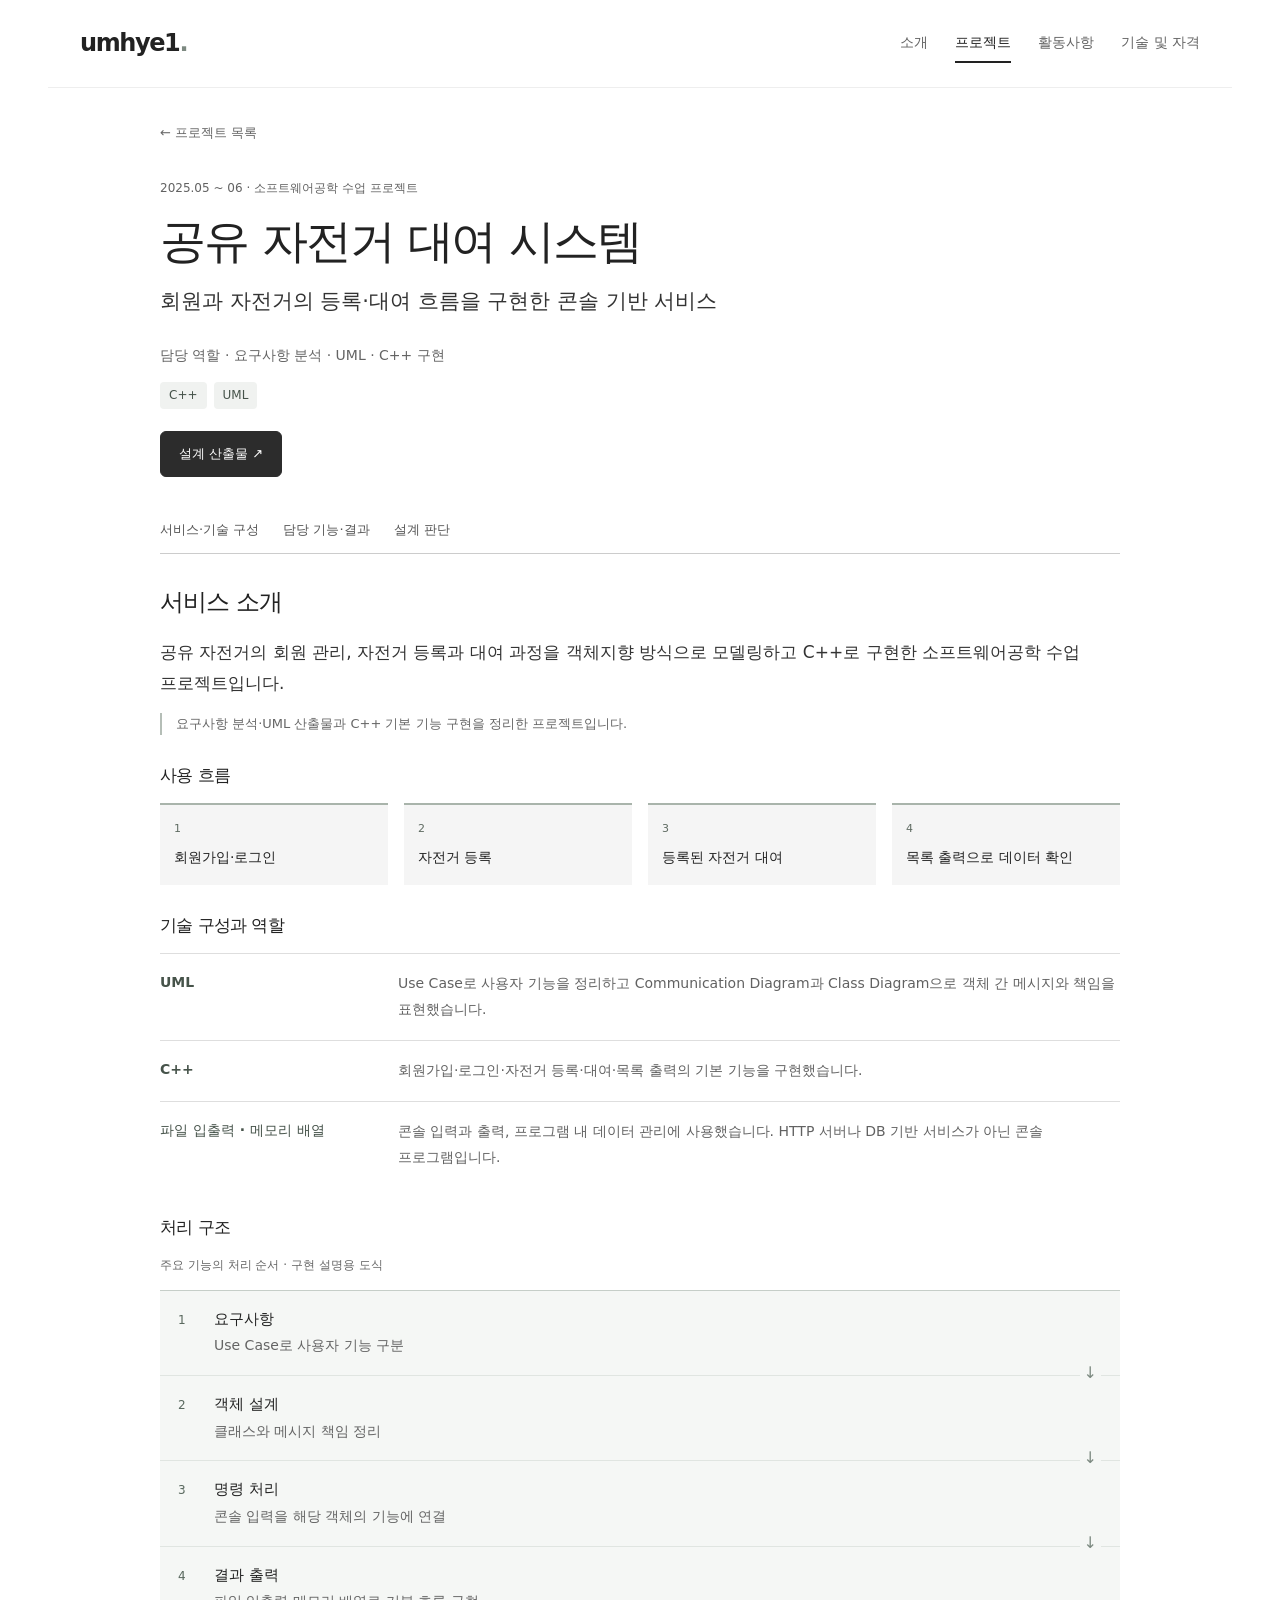
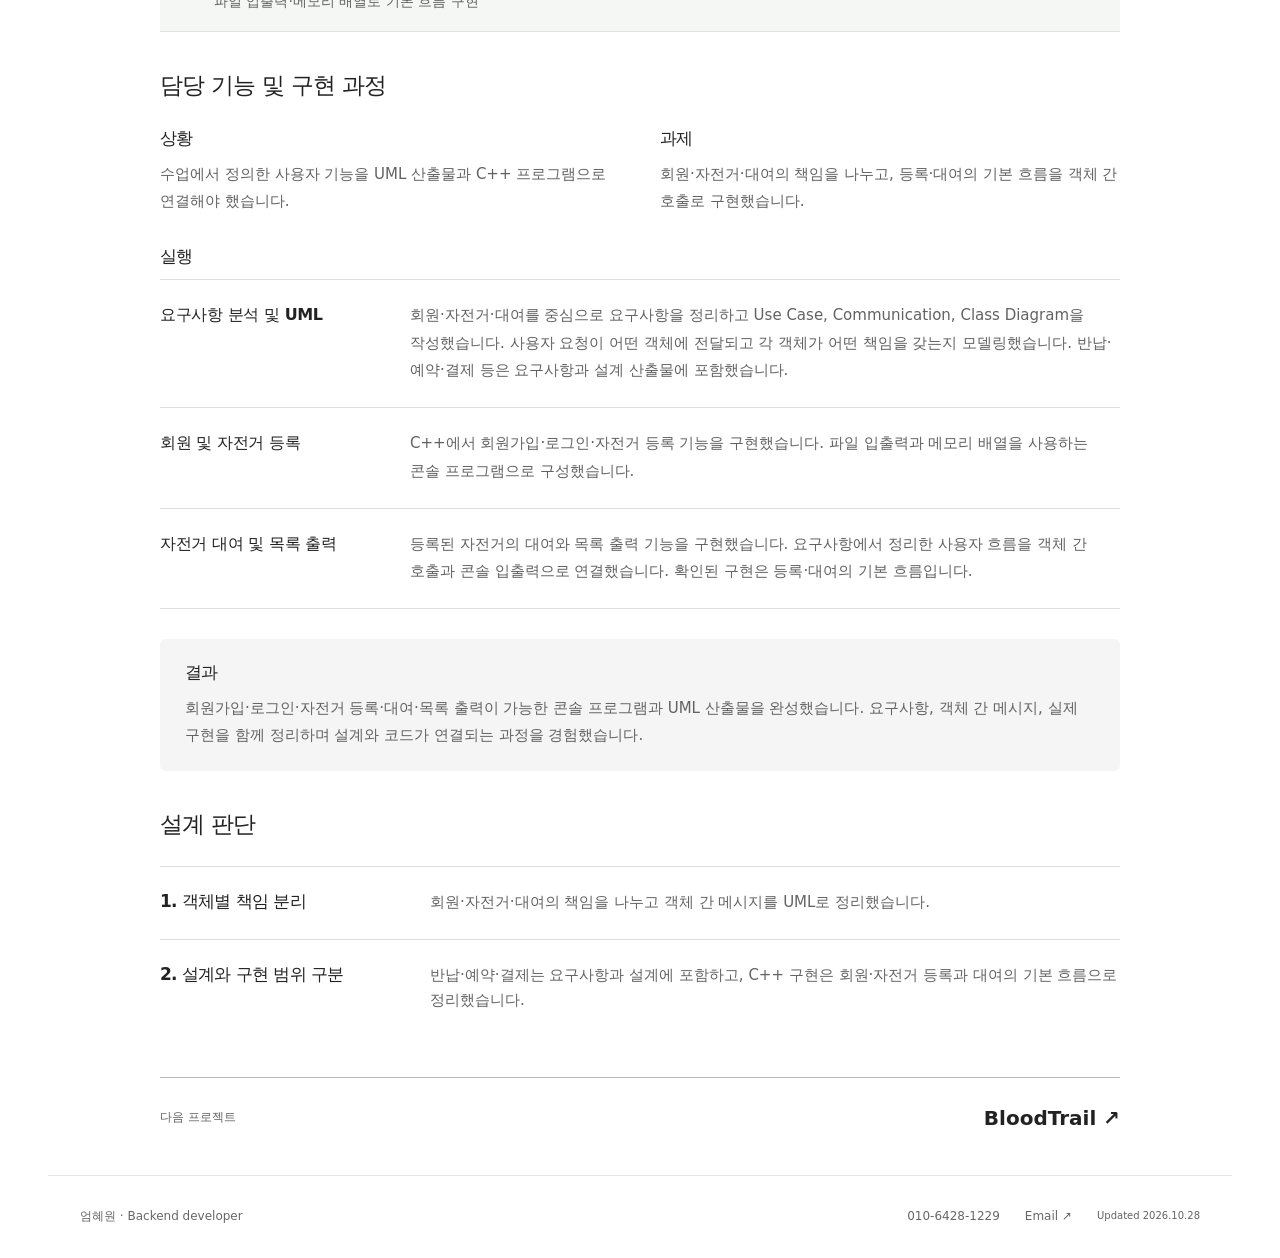
<file: work/bicycle/index.html>
<!DOCTYPE html>

<html lang="ko"><head><meta charset="utf-8"/><meta content="width=device-width,initial-scale=1" name="viewport"/><title>공유 자전거 대여 시스템 | 엄혜원</title><meta content="회원과 자전거의 등록·대여 흐름을 구현한 콘솔 기반 서비스 요구사항을 객체의 책임으로 나누기의 상황, 과제, 실행과 결과를 정리한 개발 기록입니다." name="description"/><meta content="#ffffff" name="theme-color"/><link href="https://umhye1.github.io/work/bicycle/" rel="canonical"/><meta content="summary_large_image" name="twitter:card"/><meta content="website" property="og:type"/><meta content="공유 자전거 대여 시스템 | 엄혜원" property="og:title"/><meta content="회원과 자전거의 등록·대여 흐름을 구현한 콘솔 기반 서비스 요구사항을 객체의 책임으로 나누기의 상황, 과제, 실행과 결과를 정리한 개발 기록입니다." property="og:description"/><meta content="https://umhye1.github.io/work/bicycle/" property="og:url"/><meta content="https://umhye1.github.io/og.png" property="og:image"/><link href="../../favicon.svg" rel="icon" type="image/svg+xml"/><link href="../../styles.css" rel="stylesheet"/><script type="application/ld+json">{"@context": "https://schema.org", "@type": "Person", "name": "엄혜원", "url": "https://umhye1.github.io", "sameAs": ["https://github.com/umhye1", "https://umhye1.tistory.com/"]}</script><script defer="" src="../../vendor/gsap.min.js"></script><script defer="" src="../../navigation.js"></script></head><body><a class="skip" href="#main">본문으로 이동</a><header class="site-header"><div class="header-inner"><a aria-label="umhye1 홈" class="wordmark" href="../../">umhye1<span>.</span></a><nav aria-label="주요 메뉴"><a href="../../">소개</a><a aria-current="page" href="../../projects/">프로젝트</a><a href="../../activities/">활동사항</a><a href="../../skills/">기술 및 자격</a></nav></div></header><main class="case" id="main" tabindex="-1"><a class="back-link" href="../../projects/">← 프로젝트 목록</a><header class="case-header"><p class="context">2025.05 ~ 06 · 소프트웨어공학 수업 프로젝트</p><h1>공유 자전거 대여 시스템</h1><p class="case-summary">회원과 자전거의 등록·대여 흐름을 구현한 콘솔 기반 서비스</p><p class="case-role">담당 역할 · 요구사항 분석 · UML · C++ 구현</p><ul aria-label="사용 기술" class="tags"><li>C++</li><li>UML</li></ul><div class="case-links"><a class="button-link" href="https://github.com/umhye1/SEP">설계 산출물 ↗</a></div></header><nav aria-label="프로젝트 상세 목차" class="case-jump"><a href="#service">서비스·기술 구성</a><a href="#implementation">담당 기능·결과</a><a href="#decisions">설계 판단</a></nav><section class="service-overview" id="service"><h2>서비스 소개</h2><p class="purpose">공유 자전거의 회원 관리, 자전거 등록과 대여 과정을 객체지향 방식으로 모델링하고 C++로 구현한 소프트웨어공학 수업 프로젝트입니다.</p><p class="responsibility">요구사항 분석·UML 산출물과 C++ 기본 기능 구현을 정리한 프로젝트입니다.</p><h3>사용 흐름</h3><ol class="user-journey"><li><span>1</span>회원가입·로그인</li><li><span>2</span>자전거 등록</li><li><span>3</span>등록된 자전거 대여</li><li><span>4</span>목록 출력으로 데이터 확인</li></ol><h3>기술 구성과 역할</h3><dl class="architecture"><div><dt>UML</dt><dd>Use Case로 사용자 기능을 정리하고 Communication Diagram과 Class Diagram으로 객체 간 메시지와 책임을 표현했습니다.</dd></div><div><dt>C++</dt><dd>회원가입·로그인·자전거 등록·대여·목록 출력의 기본 기능을 구현했습니다.</dd></div><div><dt>파일 입출력 · 메모리 배열</dt><dd>콘솔 입력과 출력, 프로그램 내 데이터 관리에 사용했습니다. HTTP 서버나 DB 기반 서비스가 아닌 콘솔 프로그램입니다.</dd></div></dl><h3>처리 구조</h3><p class="diagram-caption">주요 기능의 처리 순서 · 구현 설명용 도식</p><ol class="processing-map"><li><span>1</span><div><h4>요구사항</h4><p>Use Case로 사용자 기능 구분</p></div></li><li><span>2</span><div><h4>객체 설계</h4><p>클래스와 메시지 책임 정리</p></div></li><li><span>3</span><div><h4>명령 처리</h4><p>콘솔 입력을 해당 객체의 기능에 연결</p></div></li><li><span>4</span><div><h4>결과 출력</h4><p>파일 입출력·메모리 배열로 기본 흐름 구현</p></div></li></ol></section><section class="case-record" id="implementation"><h2>담당 기능 및 구현 과정</h2><div class="star"><section><h3>상황</h3><p>수업에서 정의한 사용자 기능을 UML 산출물과 C++ 프로그램으로 연결해야 했습니다.</p></section><section><h3>과제</h3><p>회원·자전거·대여의 책임을 나누고, 등록·대여의 기본 흐름을 객체 간 호출로 구현했습니다.</p></section><section class="execution"><h3>실행</h3><div class="feature-list"><article class="feature"><h4>요구사항 분석 및 UML</h4><p>회원·자전거·대여를 중심으로 요구사항을 정리하고 Use Case, Communication, Class Diagram을 작성했습니다. 사용자 요청이 어떤 객체에 전달되고 각 객체가 어떤 책임을 갖는지 모델링했습니다. 반납·예약·결제 등은 요구사항과 설계 산출물에 포함했습니다.</p></article><article class="feature"><h4>회원 및 자전거 등록</h4><p>C++에서 회원가입·로그인·자전거 등록 기능을 구현했습니다. 파일 입출력과 메모리 배열을 사용하는 콘솔 프로그램으로 구성했습니다.</p></article><article class="feature"><h4>자전거 대여 및 목록 출력</h4><p>등록된 자전거의 대여와 목록 출력 기능을 구현했습니다. 요구사항에서 정리한 사용자 흐름을 객체 간 호출과 콘솔 입출력으로 연결했습니다. 확인된 구현은 등록·대여의 기본 흐름입니다.</p></article></div></section><section class="result"><h3>결과</h3><p>회원가입·로그인·자전거 등록·대여·목록 출력이 가능한 콘솔 프로그램과 UML 산출물을 완성했습니다. 요구사항, 객체 간 메시지, 실제 구현을 함께 정리하며 설계와 코드가 연결되는 과정을 경험했습니다.</p></section></div></section><section class="decisions" id="decisions"><h2>설계 판단</h2><article><h3>1. 객체별 책임 분리</h3><p>회원·자전거·대여의 책임을 나누고 객체 간 메시지를 UML로 정리했습니다.</p></article><article><h3>2. 설계와 구현 범위 구분</h3><p>반납·예약·결제는 요구사항과 설계에 포함하고, C++ 구현은 회원·자전거 등록과 대여의 기본 흐름으로 정리했습니다.</p></article></section><a class="next-case" href="../bloodtrail/"><span>다음 프로젝트</span><strong>BloodTrail ↗</strong></a></main><footer><span>엄혜원 · Backend developer</span><a href="tel:+821064281229">010-6428-1229</a><a href="mailto:lucy021206@naver.com">Email ↗</a><span class="updated">Updated 2026.10.28</span></footer></body></html>
</file>
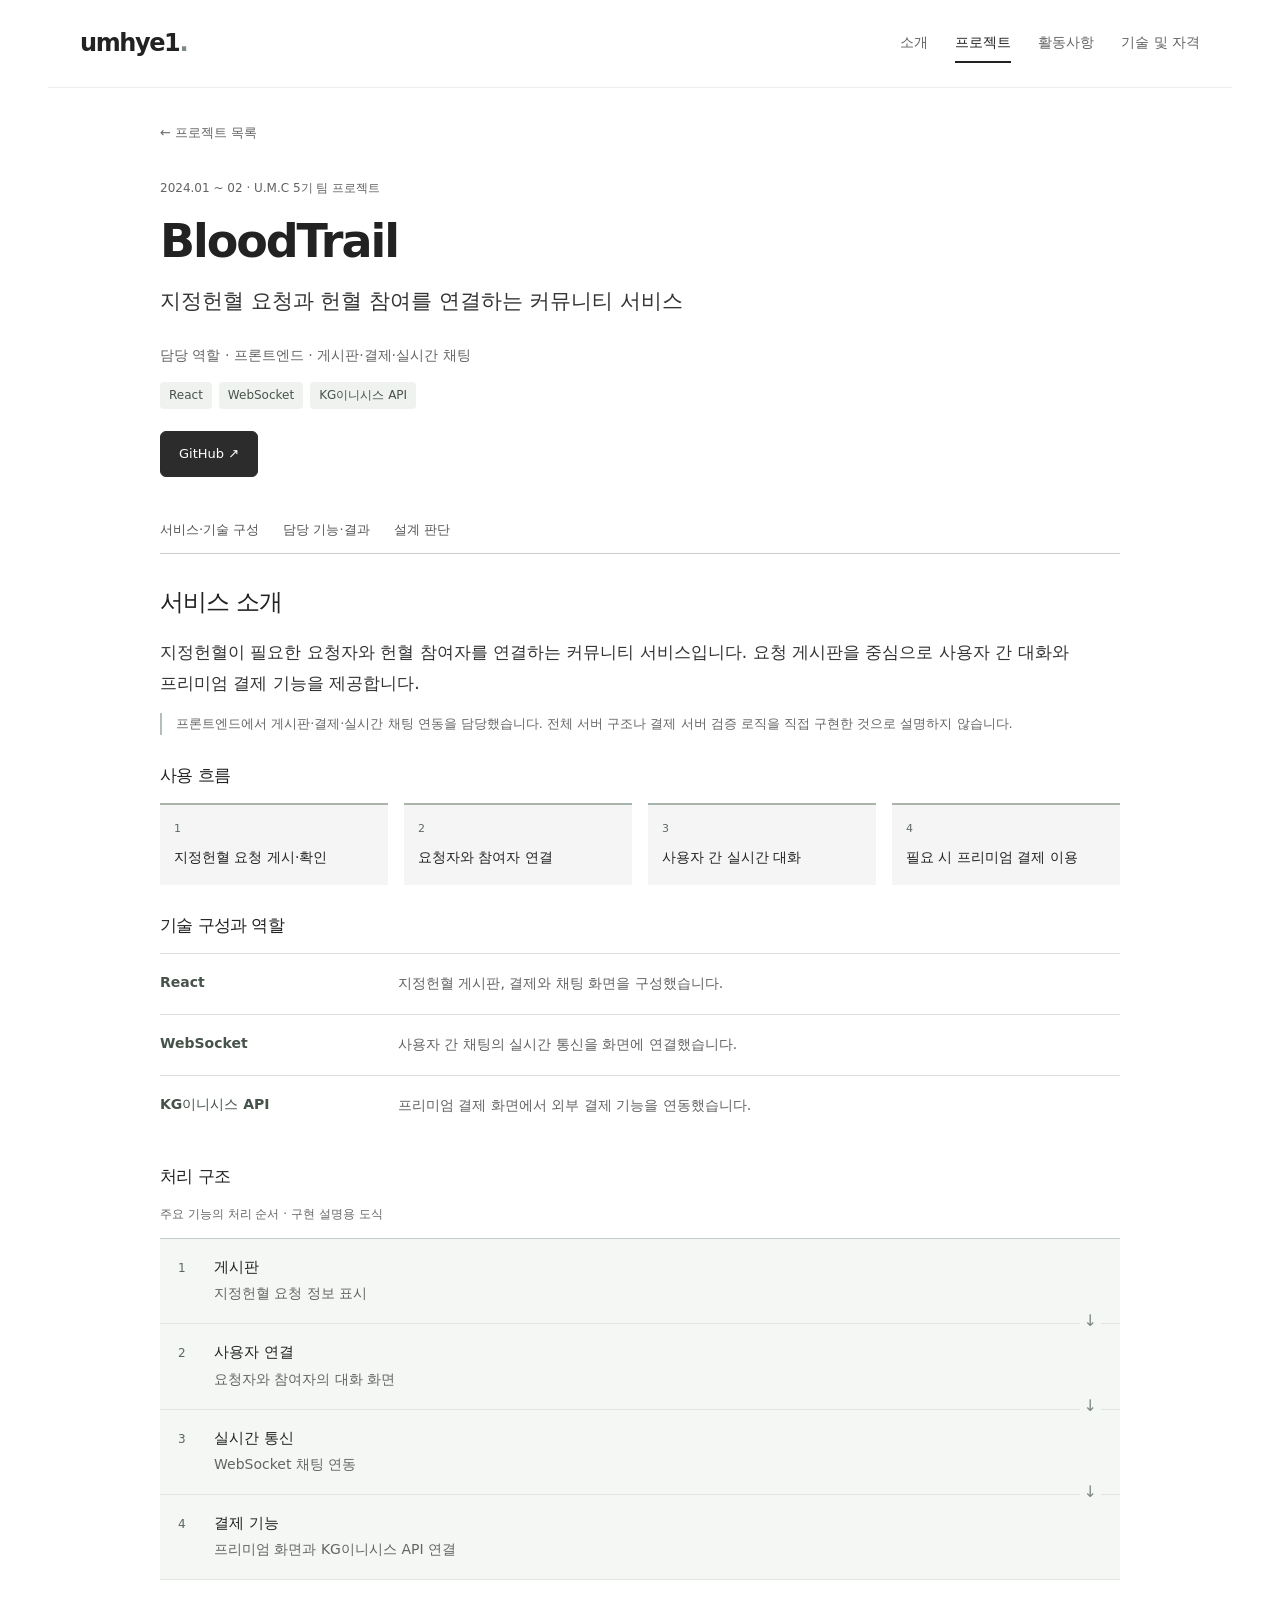
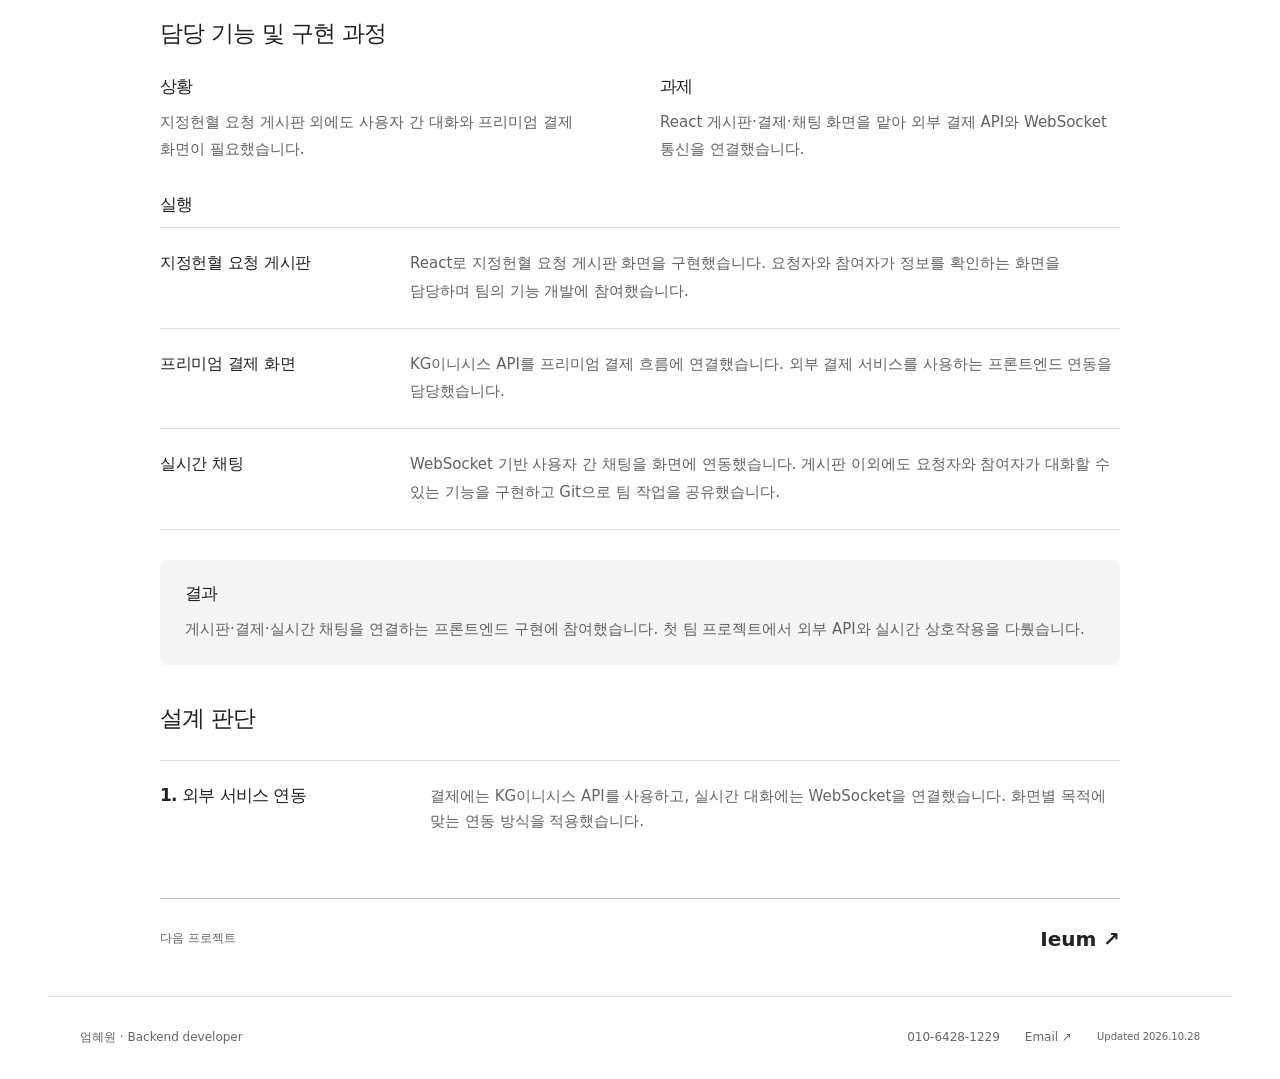
<file: work/bloodtrail/index.html>
<!DOCTYPE html>

<html lang="ko"><head><meta charset="utf-8"/><meta content="width=device-width,initial-scale=1" name="viewport"/><title>BloodTrail | 엄혜원</title><meta content="지정헌혈 요청과 헌혈 참여를 연결하는 커뮤니티 서비스 외부 결제와 실시간 대화를 화면에 연결의 상황, 과제, 실행과 결과를 정리한 개발 기록입니다." name="description"/><meta content="#ffffff" name="theme-color"/><link href="https://umhye1.github.io/work/bloodtrail/" rel="canonical"/><meta content="summary_large_image" name="twitter:card"/><meta content="website" property="og:type"/><meta content="BloodTrail | 엄혜원" property="og:title"/><meta content="지정헌혈 요청과 헌혈 참여를 연결하는 커뮤니티 서비스 외부 결제와 실시간 대화를 화면에 연결의 상황, 과제, 실행과 결과를 정리한 개발 기록입니다." property="og:description"/><meta content="https://umhye1.github.io/work/bloodtrail/" property="og:url"/><meta content="https://umhye1.github.io/og.png" property="og:image"/><link href="../../favicon.svg" rel="icon" type="image/svg+xml"/><link href="../../styles.css" rel="stylesheet"/><script type="application/ld+json">{"@context": "https://schema.org", "@type": "Person", "name": "엄혜원", "url": "https://umhye1.github.io", "sameAs": ["https://github.com/umhye1", "https://umhye1.tistory.com/"]}</script><script defer="" src="../../vendor/gsap.min.js"></script><script defer="" src="../../navigation.js"></script></head><body><a class="skip" href="#main">본문으로 이동</a><header class="site-header"><div class="header-inner"><a aria-label="umhye1 홈" class="wordmark" href="../../">umhye1<span>.</span></a><nav aria-label="주요 메뉴"><a href="../../">소개</a><a aria-current="page" href="../../projects/">프로젝트</a><a href="../../activities/">활동사항</a><a href="../../skills/">기술 및 자격</a></nav></div></header><main class="case" id="main" tabindex="-1"><a class="back-link" href="../../projects/">← 프로젝트 목록</a><header class="case-header"><p class="context">2024.01 ~ 02 · U.M.C 5기 팀 프로젝트</p><h1>BloodTrail</h1><p class="case-summary">지정헌혈 요청과 헌혈 참여를 연결하는 커뮤니티 서비스</p><p class="case-role">담당 역할 · 프론트엔드 · 게시판·결제·실시간 채팅</p><ul aria-label="사용 기술" class="tags"><li>React</li><li>WebSocket</li><li>KG이니시스 API</li></ul><div class="case-links"><a class="button-link" href="https://github.com/demo-Bloodtrail/bloodtrail-fe">GitHub ↗</a></div></header><nav aria-label="프로젝트 상세 목차" class="case-jump"><a href="#service">서비스·기술 구성</a><a href="#implementation">담당 기능·결과</a><a href="#decisions">설계 판단</a></nav><section class="service-overview" id="service"><h2>서비스 소개</h2><p class="purpose">지정헌혈이 필요한 요청자와 헌혈 참여자를 연결하는 커뮤니티 서비스입니다. 요청 게시판을 중심으로 사용자 간 대화와 프리미엄 결제 기능을 제공합니다.</p><p class="responsibility">프론트엔드에서 게시판·결제·실시간 채팅 연동을 담당했습니다. 전체 서버 구조나 결제 서버 검증 로직을 직접 구현한 것으로 설명하지 않습니다.</p><h3>사용 흐름</h3><ol class="user-journey"><li><span>1</span>지정헌혈 요청 게시·확인</li><li><span>2</span>요청자와 참여자 연결</li><li><span>3</span>사용자 간 실시간 대화</li><li><span>4</span>필요 시 프리미엄 결제 이용</li></ol><h3>기술 구성과 역할</h3><dl class="architecture"><div><dt>React</dt><dd>지정헌혈 게시판, 결제와 채팅 화면을 구성했습니다.</dd></div><div><dt>WebSocket</dt><dd>사용자 간 채팅의 실시간 통신을 화면에 연결했습니다.</dd></div><div><dt>KG이니시스 API</dt><dd>프리미엄 결제 화면에서 외부 결제 기능을 연동했습니다.</dd></div></dl><h3>처리 구조</h3><p class="diagram-caption">주요 기능의 처리 순서 · 구현 설명용 도식</p><ol class="processing-map"><li><span>1</span><div><h4>게시판</h4><p>지정헌혈 요청 정보 표시</p></div></li><li><span>2</span><div><h4>사용자 연결</h4><p>요청자와 참여자의 대화 화면</p></div></li><li><span>3</span><div><h4>실시간 통신</h4><p>WebSocket 채팅 연동</p></div></li><li><span>4</span><div><h4>결제 기능</h4><p>프리미엄 화면과 KG이니시스 API 연결</p></div></li></ol></section><section class="case-record" id="implementation"><h2>담당 기능 및 구현 과정</h2><div class="star"><section><h3>상황</h3><p>지정헌혈 요청 게시판 외에도 사용자 간 대화와 프리미엄 결제 화면이 필요했습니다.</p></section><section><h3>과제</h3><p>React 게시판·결제·채팅 화면을 맡아 외부 결제 API와 WebSocket 통신을 연결했습니다.</p></section><section class="execution"><h3>실행</h3><div class="feature-list"><article class="feature"><h4>지정헌혈 요청 게시판</h4><p>React로 지정헌혈 요청 게시판 화면을 구현했습니다. 요청자와 참여자가 정보를 확인하는 화면을 담당하며 팀의 기능 개발에 참여했습니다.</p></article><article class="feature"><h4>프리미엄 결제 화면</h4><p>KG이니시스 API를 프리미엄 결제 흐름에 연결했습니다. 외부 결제 서비스를 사용하는 프론트엔드 연동을 담당했습니다.</p></article><article class="feature"><h4>실시간 채팅</h4><p>WebSocket 기반 사용자 간 채팅을 화면에 연동했습니다. 게시판 이외에도 요청자와 참여자가 대화할 수 있는 기능을 구현하고 Git으로 팀 작업을 공유했습니다.</p></article></div></section><section class="result"><h3>결과</h3><p>게시판·결제·실시간 채팅을 연결하는 프론트엔드 구현에 참여했습니다. 첫 팀 프로젝트에서 외부 API와 실시간 상호작용을 다뤘습니다.</p></section></div></section><section class="decisions" id="decisions"><h2>설계 판단</h2><article><h3>1. 외부 서비스 연동</h3><p>결제에는 KG이니시스 API를 사용하고, 실시간 대화에는 WebSocket을 연결했습니다. 화면별 목적에 맞는 연동 방식을 적용했습니다.</p></article></section><a class="next-case" href="../ieum/"><span>다음 프로젝트</span><strong>Ieum ↗</strong></a></main><footer><span>엄혜원 · Backend developer</span><a href="tel:+821064281229">010-6428-1229</a><a href="mailto:lucy021206@naver.com">Email ↗</a><span class="updated">Updated 2026.10.28</span></footer></body></html>
</file>
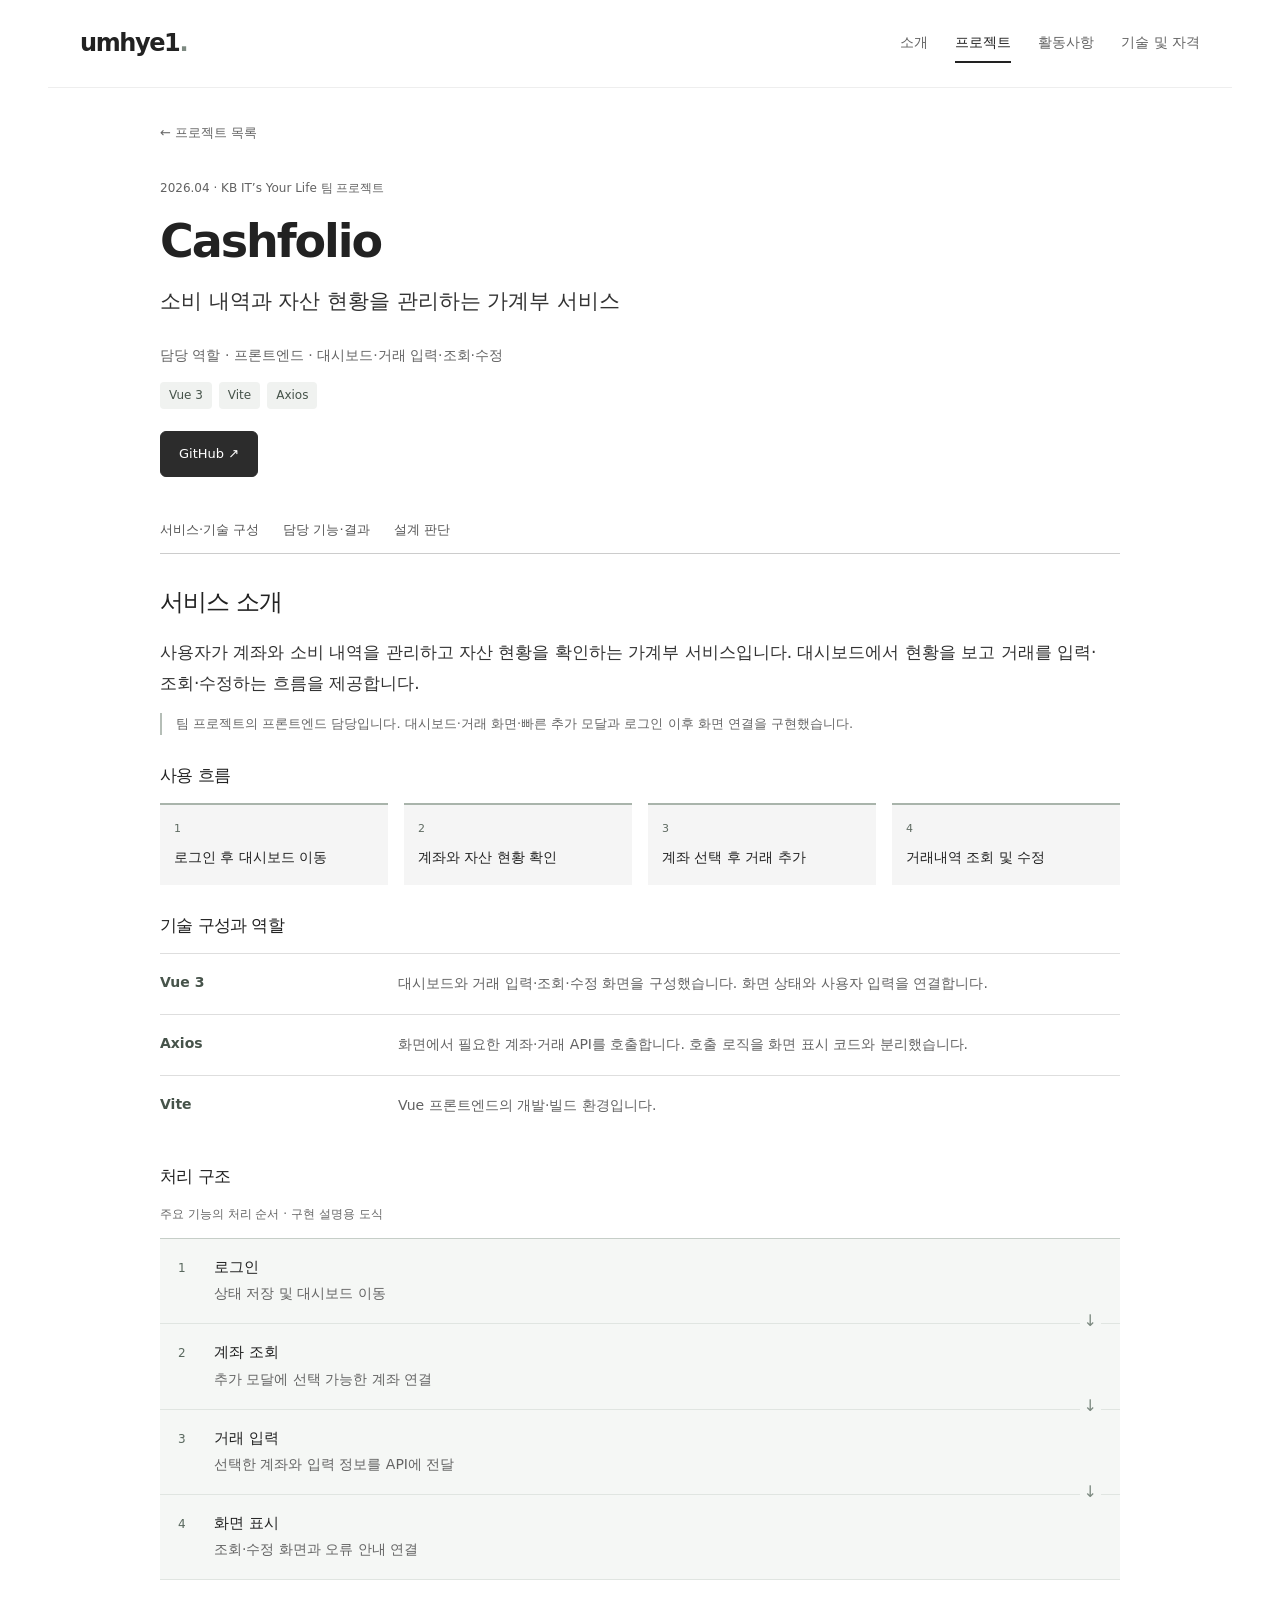
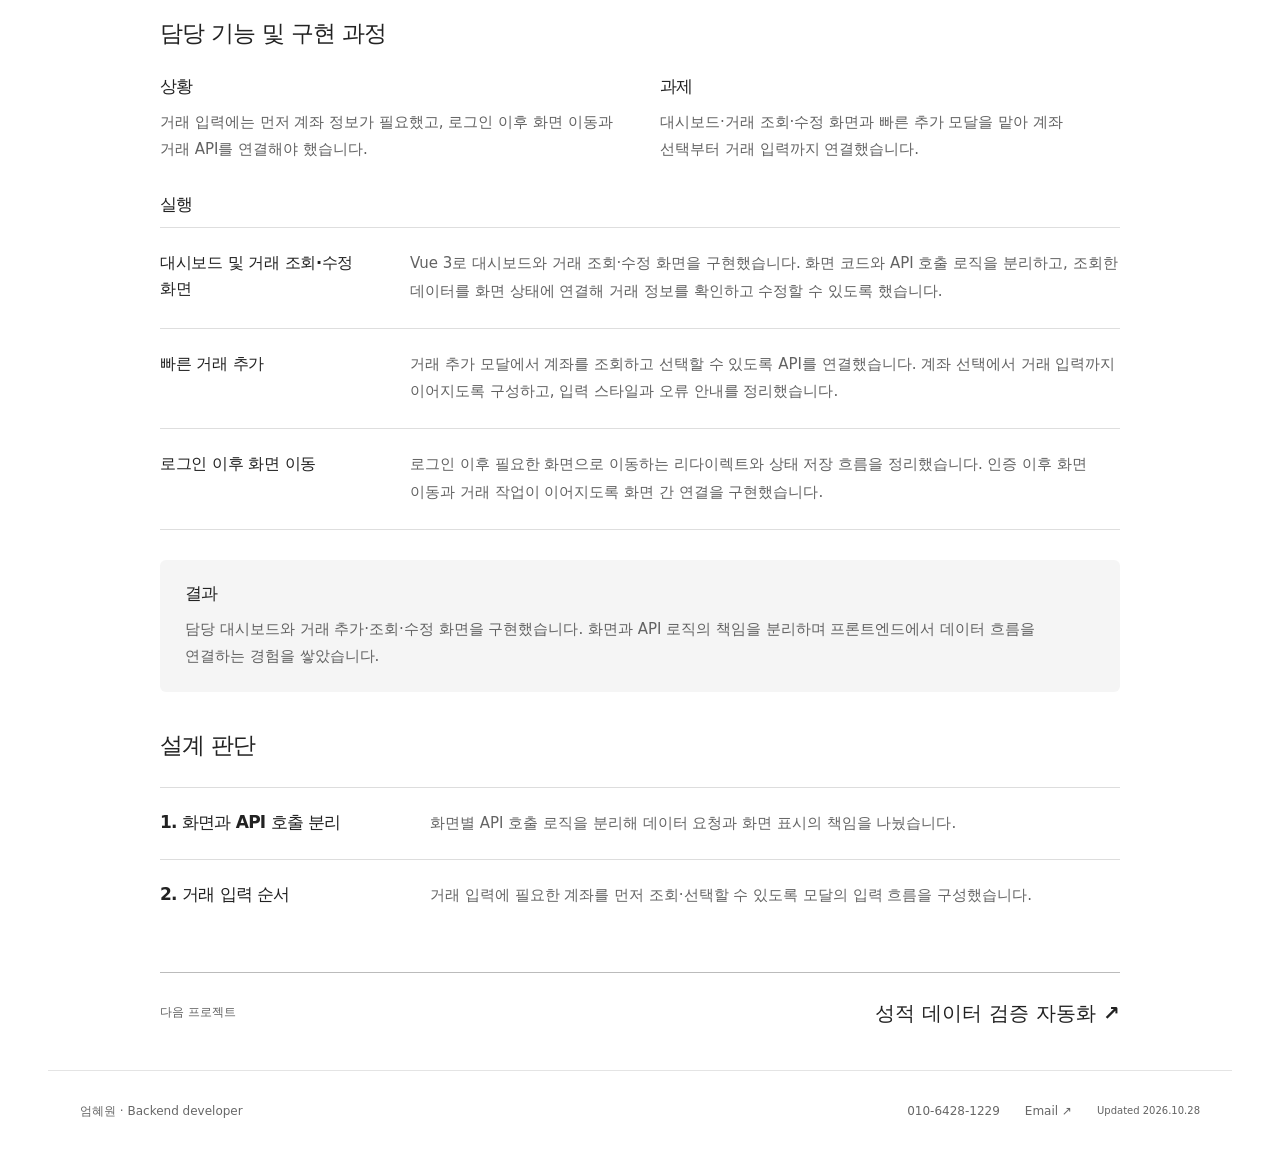
<file: work/cashfolio/index.html>
<!DOCTYPE html>

<html lang="ko"><head><meta charset="utf-8"/><meta content="width=device-width,initial-scale=1" name="viewport"/><title>Cashfolio | 엄혜원</title><meta content="소비 내역과 자산 현황을 관리하는 가계부 서비스 계좌 선택에서 거래 수정까지 이어지는 화면의 상황, 과제, 실행과 결과를 정리한 개발 기록입니다." name="description"/><meta content="#ffffff" name="theme-color"/><link href="https://umhye1.github.io/work/cashfolio/" rel="canonical"/><meta content="summary_large_image" name="twitter:card"/><meta content="website" property="og:type"/><meta content="Cashfolio | 엄혜원" property="og:title"/><meta content="소비 내역과 자산 현황을 관리하는 가계부 서비스 계좌 선택에서 거래 수정까지 이어지는 화면의 상황, 과제, 실행과 결과를 정리한 개발 기록입니다." property="og:description"/><meta content="https://umhye1.github.io/work/cashfolio/" property="og:url"/><meta content="https://umhye1.github.io/og.png" property="og:image"/><link href="../../favicon.svg" rel="icon" type="image/svg+xml"/><link href="../../styles.css" rel="stylesheet"/><script type="application/ld+json">{"@context": "https://schema.org", "@type": "Person", "name": "엄혜원", "url": "https://umhye1.github.io", "sameAs": ["https://github.com/umhye1", "https://umhye1.tistory.com/"]}</script><script defer="" src="../../vendor/gsap.min.js"></script><script defer="" src="../../navigation.js"></script></head><body><a class="skip" href="#main">본문으로 이동</a><header class="site-header"><div class="header-inner"><a aria-label="umhye1 홈" class="wordmark" href="../../">umhye1<span>.</span></a><nav aria-label="주요 메뉴"><a href="../../">소개</a><a aria-current="page" href="../../projects/">프로젝트</a><a href="../../activities/">활동사항</a><a href="../../skills/">기술 및 자격</a></nav></div></header><main class="case" id="main" tabindex="-1"><a class="back-link" href="../../projects/">← 프로젝트 목록</a><header class="case-header"><p class="context">2026.04 · KB IT’s Your Life 팀 프로젝트</p><h1>Cashfolio</h1><p class="case-summary">소비 내역과 자산 현황을 관리하는 가계부 서비스</p><p class="case-role">담당 역할 · 프론트엔드 · 대시보드·거래 입력·조회·수정</p><ul aria-label="사용 기술" class="tags"><li>Vue 3</li><li>Vite</li><li>Axios</li></ul><div class="case-links"><a class="button-link" href="https://github.com/KB-Cashfolio/Cashfolio-FE">GitHub ↗</a></div></header><nav aria-label="프로젝트 상세 목차" class="case-jump"><a href="#service">서비스·기술 구성</a><a href="#implementation">담당 기능·결과</a><a href="#decisions">설계 판단</a></nav><section class="service-overview" id="service"><h2>서비스 소개</h2><p class="purpose">사용자가 계좌와 소비 내역을 관리하고 자산 현황을 확인하는 가계부 서비스입니다. 대시보드에서 현황을 보고 거래를 입력·조회·수정하는 흐름을 제공합니다.</p><p class="responsibility">팀 프로젝트의 프론트엔드 담당입니다. 대시보드·거래 화면·빠른 추가 모달과 로그인 이후 화면 연결을 구현했습니다.</p><h3>사용 흐름</h3><ol class="user-journey"><li><span>1</span>로그인 후 대시보드 이동</li><li><span>2</span>계좌와 자산 현황 확인</li><li><span>3</span>계좌 선택 후 거래 추가</li><li><span>4</span>거래내역 조회 및 수정</li></ol><h3>기술 구성과 역할</h3><dl class="architecture"><div><dt>Vue 3</dt><dd>대시보드와 거래 입력·조회·수정 화면을 구성했습니다. 화면 상태와 사용자 입력을 연결합니다.</dd></div><div><dt>Axios</dt><dd>화면에서 필요한 계좌·거래 API를 호출합니다. 호출 로직을 화면 표시 코드와 분리했습니다.</dd></div><div><dt>Vite</dt><dd>Vue 프론트엔드의 개발·빌드 환경입니다.</dd></div></dl><h3>처리 구조</h3><p class="diagram-caption">주요 기능의 처리 순서 · 구현 설명용 도식</p><ol class="processing-map"><li><span>1</span><div><h4>로그인</h4><p>상태 저장 및 대시보드 이동</p></div></li><li><span>2</span><div><h4>계좌 조회</h4><p>추가 모달에 선택 가능한 계좌 연결</p></div></li><li><span>3</span><div><h4>거래 입력</h4><p>선택한 계좌와 입력 정보를 API에 전달</p></div></li><li><span>4</span><div><h4>화면 표시</h4><p>조회·수정 화면과 오류 안내 연결</p></div></li></ol></section><section class="case-record" id="implementation"><h2>담당 기능 및 구현 과정</h2><div class="star"><section><h3>상황</h3><p>거래 입력에는 먼저 계좌 정보가 필요했고, 로그인 이후 화면 이동과 거래 API를 연결해야 했습니다.</p></section><section><h3>과제</h3><p>대시보드·거래 조회·수정 화면과 빠른 추가 모달을 맡아 계좌 선택부터 거래 입력까지 연결했습니다.</p></section><section class="execution"><h3>실행</h3><div class="feature-list"><article class="feature"><h4>대시보드 및 거래 조회·수정 화면</h4><p>Vue 3로 대시보드와 거래 조회·수정 화면을 구현했습니다. 화면 코드와 API 호출 로직을 분리하고, 조회한 데이터를 화면 상태에 연결해 거래 정보를 확인하고 수정할 수 있도록 했습니다.</p></article><article class="feature"><h4>빠른 거래 추가</h4><p>거래 추가 모달에서 계좌를 조회하고 선택할 수 있도록 API를 연결했습니다. 계좌 선택에서 거래 입력까지 이어지도록 구성하고, 입력 스타일과 오류 안내를 정리했습니다.</p></article><article class="feature"><h4>로그인 이후 화면 이동</h4><p>로그인 이후 필요한 화면으로 이동하는 리다이렉트와 상태 저장 흐름을 정리했습니다. 인증 이후 화면 이동과 거래 작업이 이어지도록 화면 간 연결을 구현했습니다.</p></article></div></section><section class="result"><h3>결과</h3><p>담당 대시보드와 거래 추가·조회·수정 화면을 구현했습니다. 화면과 API 로직의 책임을 분리하며 프론트엔드에서 데이터 흐름을 연결하는 경험을 쌓았습니다.</p></section></div></section><section class="decisions" id="decisions"><h2>설계 판단</h2><article><h3>1. 화면과 API 호출 분리</h3><p>화면별 API 호출 로직을 분리해 데이터 요청과 화면 표시의 책임을 나눴습니다.</p></article><article><h3>2. 거래 입력 순서</h3><p>거래 입력에 필요한 계좌를 먼저 조회·선택할 수 있도록 모달의 입력 흐름을 구성했습니다.</p></article></section><a class="next-case" href="../grade-validation/"><span>다음 프로젝트</span><strong>성적 데이터 검증 자동화 ↗</strong></a></main><footer><span>엄혜원 · Backend developer</span><a href="tel:+821064281229">010-6428-1229</a><a href="mailto:lucy021206@naver.com">Email ↗</a><span class="updated">Updated 2026.10.28</span></footer></body></html>
</file>
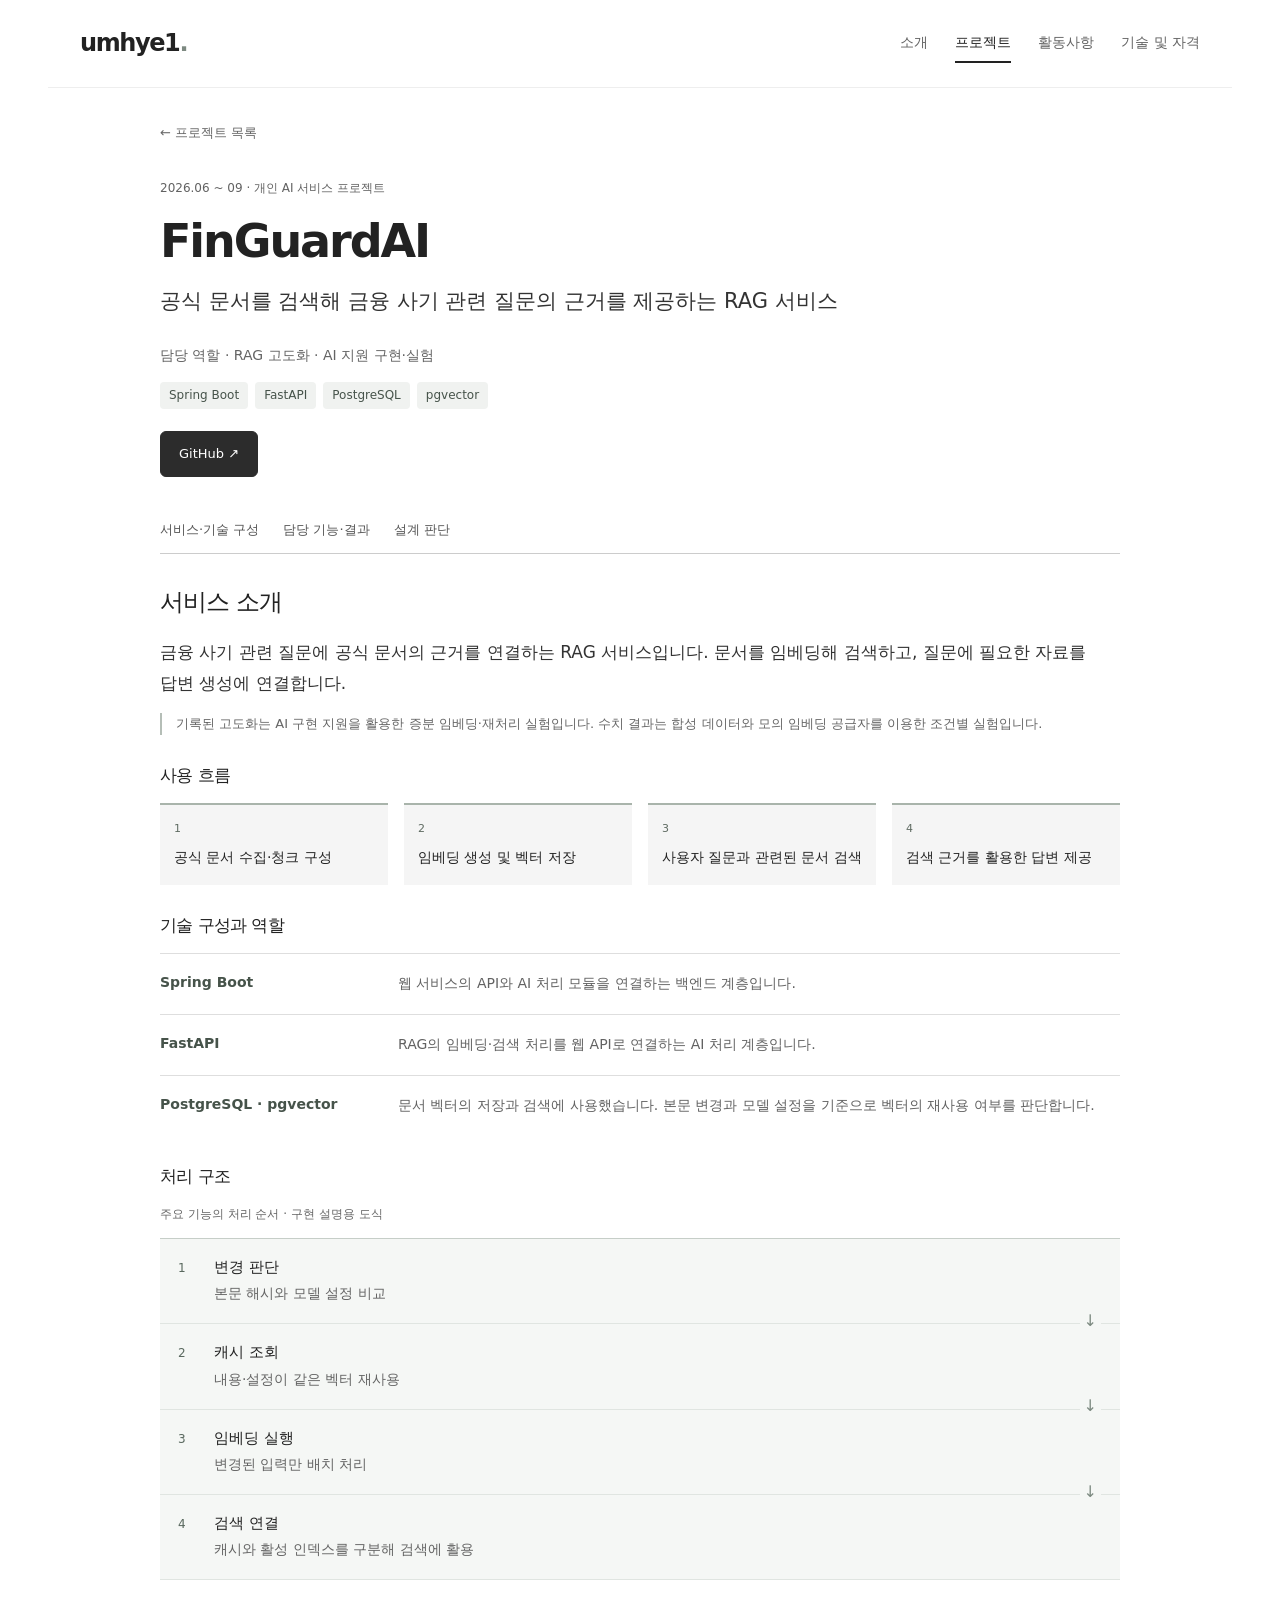
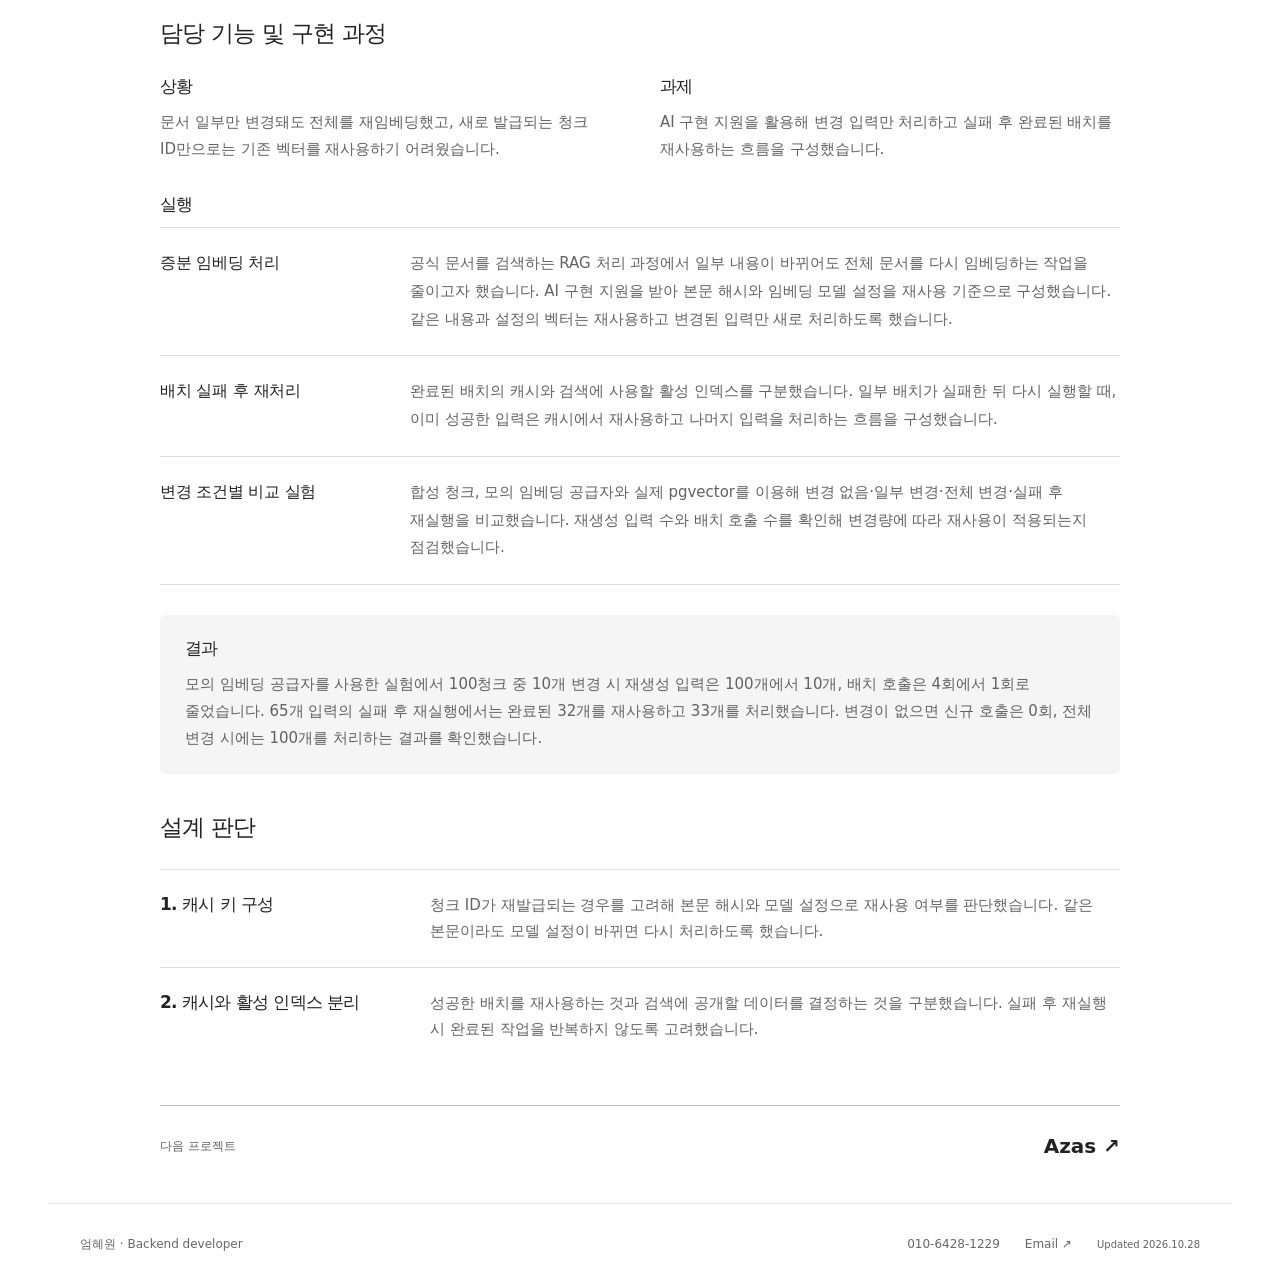
<file: work/finguard/index.html>
<!DOCTYPE html>

<html lang="ko"><head><meta charset="utf-8"/><meta content="width=device-width,initial-scale=1" name="viewport"/><title>FinGuardAI | 엄혜원</title><meta content="공식 문서를 검색해 금융 사기 관련 질문의 근거를 제공하는 RAG 서비스 문서가 바뀐 만큼만 임베딩하기의 상황, 과제, 실행과 결과를 정리한 개발 기록입니다." name="description"/><meta content="#ffffff" name="theme-color"/><link href="https://umhye1.github.io/work/finguard/" rel="canonical"/><meta content="summary_large_image" name="twitter:card"/><meta content="website" property="og:type"/><meta content="FinGuardAI | 엄혜원" property="og:title"/><meta content="공식 문서를 검색해 금융 사기 관련 질문의 근거를 제공하는 RAG 서비스 문서가 바뀐 만큼만 임베딩하기의 상황, 과제, 실행과 결과를 정리한 개발 기록입니다." property="og:description"/><meta content="https://umhye1.github.io/work/finguard/" property="og:url"/><meta content="https://umhye1.github.io/og.png" property="og:image"/><link href="../../favicon.svg" rel="icon" type="image/svg+xml"/><link href="../../styles.css" rel="stylesheet"/><script type="application/ld+json">{"@context": "https://schema.org", "@type": "Person", "name": "엄혜원", "url": "https://umhye1.github.io", "sameAs": ["https://github.com/umhye1", "https://umhye1.tistory.com/"]}</script><script defer="" src="../../vendor/gsap.min.js"></script><script defer="" src="../../navigation.js"></script></head><body><a class="skip" href="#main">본문으로 이동</a><header class="site-header"><div class="header-inner"><a aria-label="umhye1 홈" class="wordmark" href="../../">umhye1<span>.</span></a><nav aria-label="주요 메뉴"><a href="../../">소개</a><a aria-current="page" href="../../projects/">프로젝트</a><a href="../../activities/">활동사항</a><a href="../../skills/">기술 및 자격</a></nav></div></header><main class="case" id="main" tabindex="-1"><a class="back-link" href="../../projects/">← 프로젝트 목록</a><header class="case-header"><p class="context">2026.06 ~ 09 · 개인 AI 서비스 프로젝트</p><h1>FinGuardAI</h1><p class="case-summary">공식 문서를 검색해 금융 사기 관련 질문의 근거를 제공하는 RAG 서비스</p><p class="case-role">담당 역할 · RAG 고도화 · AI 지원 구현·실험</p><ul aria-label="사용 기술" class="tags"><li>Spring Boot</li><li>FastAPI</li><li>PostgreSQL</li><li>pgvector</li></ul><div class="case-links"><a class="button-link" href="https://github.com/umhye1/FinGuardAI">GitHub ↗</a></div></header><nav aria-label="프로젝트 상세 목차" class="case-jump"><a href="#service">서비스·기술 구성</a><a href="#implementation">담당 기능·결과</a><a href="#decisions">설계 판단</a></nav><section class="service-overview" id="service"><h2>서비스 소개</h2><p class="purpose">금융 사기 관련 질문에 공식 문서의 근거를 연결하는 RAG 서비스입니다. 문서를 임베딩해 검색하고, 질문에 필요한 자료를 답변 생성에 연결합니다.</p><p class="responsibility">기록된 고도화는 AI 구현 지원을 활용한 증분 임베딩·재처리 실험입니다. 수치 결과는 합성 데이터와 모의 임베딩 공급자를 이용한 조건별 실험입니다.</p><h3>사용 흐름</h3><ol class="user-journey"><li><span>1</span>공식 문서 수집·청크 구성</li><li><span>2</span>임베딩 생성 및 벡터 저장</li><li><span>3</span>사용자 질문과 관련된 문서 검색</li><li><span>4</span>검색 근거를 활용한 답변 제공</li></ol><h3>기술 구성과 역할</h3><dl class="architecture"><div><dt>Spring Boot</dt><dd>웹 서비스의 API와 AI 처리 모듈을 연결하는 백엔드 계층입니다.</dd></div><div><dt>FastAPI</dt><dd>RAG의 임베딩·검색 처리를 웹 API로 연결하는 AI 처리 계층입니다.</dd></div><div><dt>PostgreSQL · pgvector</dt><dd>문서 벡터의 저장과 검색에 사용했습니다. 본문 변경과 모델 설정을 기준으로 벡터의 재사용 여부를 판단합니다.</dd></div></dl><h3>처리 구조</h3><p class="diagram-caption">주요 기능의 처리 순서 · 구현 설명용 도식</p><ol class="processing-map"><li><span>1</span><div><h4>변경 판단</h4><p>본문 해시와 모델 설정 비교</p></div></li><li><span>2</span><div><h4>캐시 조회</h4><p>내용·설정이 같은 벡터 재사용</p></div></li><li><span>3</span><div><h4>임베딩 실행</h4><p>변경된 입력만 배치 처리</p></div></li><li><span>4</span><div><h4>검색 연결</h4><p>캐시와 활성 인덱스를 구분해 검색에 활용</p></div></li></ol></section><section class="case-record" id="implementation"><h2>담당 기능 및 구현 과정</h2><div class="star"><section><h3>상황</h3><p>문서 일부만 변경돼도 전체를 재임베딩했고, 새로 발급되는 청크 ID만으로는 기존 벡터를 재사용하기 어려웠습니다.</p></section><section><h3>과제</h3><p>AI 구현 지원을 활용해 변경 입력만 처리하고 실패 후 완료된 배치를 재사용하는 흐름을 구성했습니다.</p></section><section class="execution"><h3>실행</h3><div class="feature-list"><article class="feature"><h4>증분 임베딩 처리</h4><p>공식 문서를 검색하는 RAG 처리 과정에서 일부 내용이 바뀌어도 전체 문서를 다시 임베딩하는 작업을 줄이고자 했습니다. AI 구현 지원을 받아 본문 해시와 임베딩 모델 설정을 재사용 기준으로 구성했습니다. 같은 내용과 설정의 벡터는 재사용하고 변경된 입력만 새로 처리하도록 했습니다.</p></article><article class="feature"><h4>배치 실패 후 재처리</h4><p>완료된 배치의 캐시와 검색에 사용할 활성 인덱스를 구분했습니다. 일부 배치가 실패한 뒤 다시 실행할 때, 이미 성공한 입력은 캐시에서 재사용하고 나머지 입력을 처리하는 흐름을 구성했습니다.</p></article><article class="feature"><h4>변경 조건별 비교 실험</h4><p>합성 청크, 모의 임베딩 공급자와 실제 pgvector를 이용해 변경 없음·일부 변경·전체 변경·실패 후 재실행을 비교했습니다. 재생성 입력 수와 배치 호출 수를 확인해 변경량에 따라 재사용이 적용되는지 점검했습니다.</p></article></div></section><section class="result"><h3>결과</h3><p>모의 임베딩 공급자를 사용한 실험에서 100청크 중 10개 변경 시 재생성 입력은 100개에서 10개, 배치 호출은 4회에서 1회로 줄었습니다. 65개 입력의 실패 후 재실행에서는 완료된 32개를 재사용하고 33개를 처리했습니다. 변경이 없으면 신규 호출은 0회, 전체 변경 시에는 100개를 처리하는 결과를 확인했습니다.</p></section></div></section><section class="decisions" id="decisions"><h2>설계 판단</h2><article><h3>1. 캐시 키 구성</h3><p>청크 ID가 재발급되는 경우를 고려해 본문 해시와 모델 설정으로 재사용 여부를 판단했습니다. 같은 본문이라도 모델 설정이 바뀌면 다시 처리하도록 했습니다.</p></article><article><h3>2. 캐시와 활성 인덱스 분리</h3><p>성공한 배치를 재사용하는 것과 검색에 공개할 데이터를 결정하는 것을 구분했습니다. 실패 후 재실행 시 완료된 작업을 반복하지 않도록 고려했습니다.</p></article></section><a class="next-case" href="../azas/"><span>다음 프로젝트</span><strong>Azas ↗</strong></a></main><footer><span>엄혜원 · Backend developer</span><a href="tel:+821064281229">010-6428-1229</a><a href="mailto:lucy021206@naver.com">Email ↗</a><span class="updated">Updated 2026.10.28</span></footer></body></html>
</file>
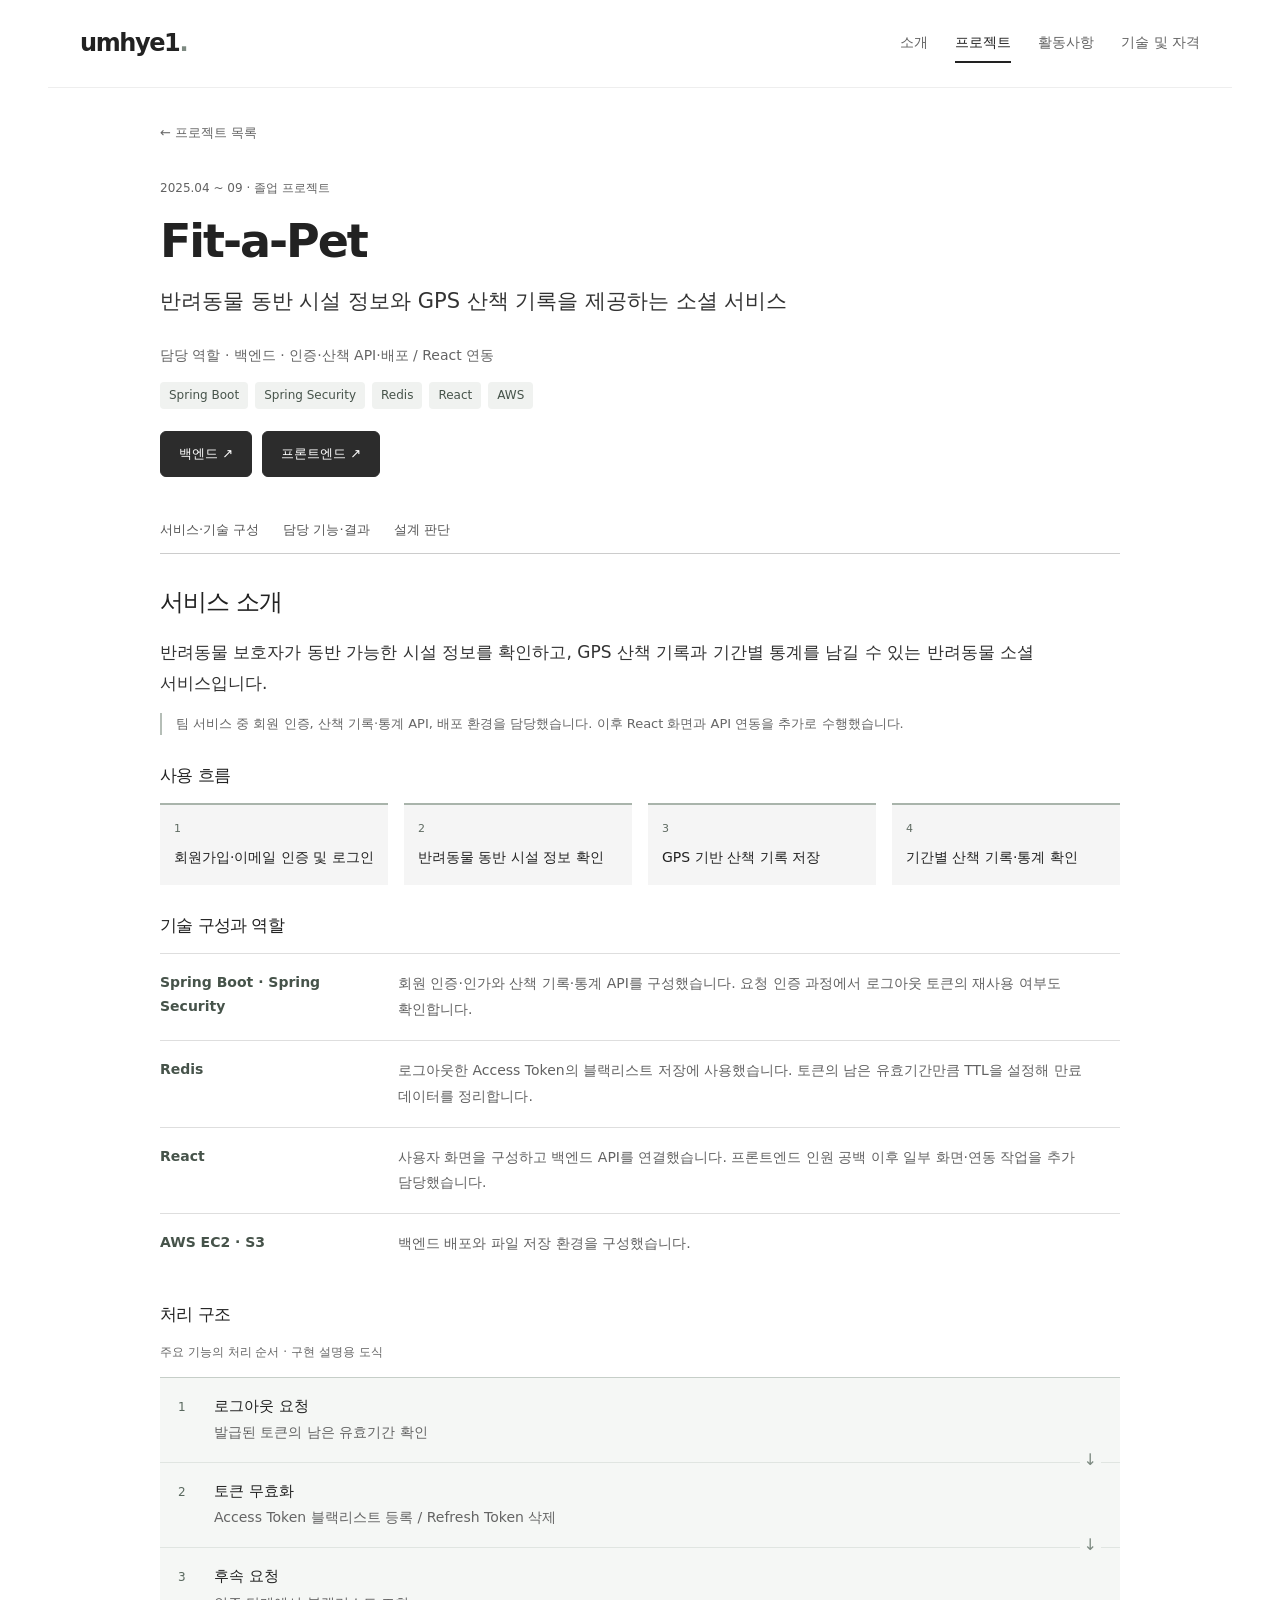
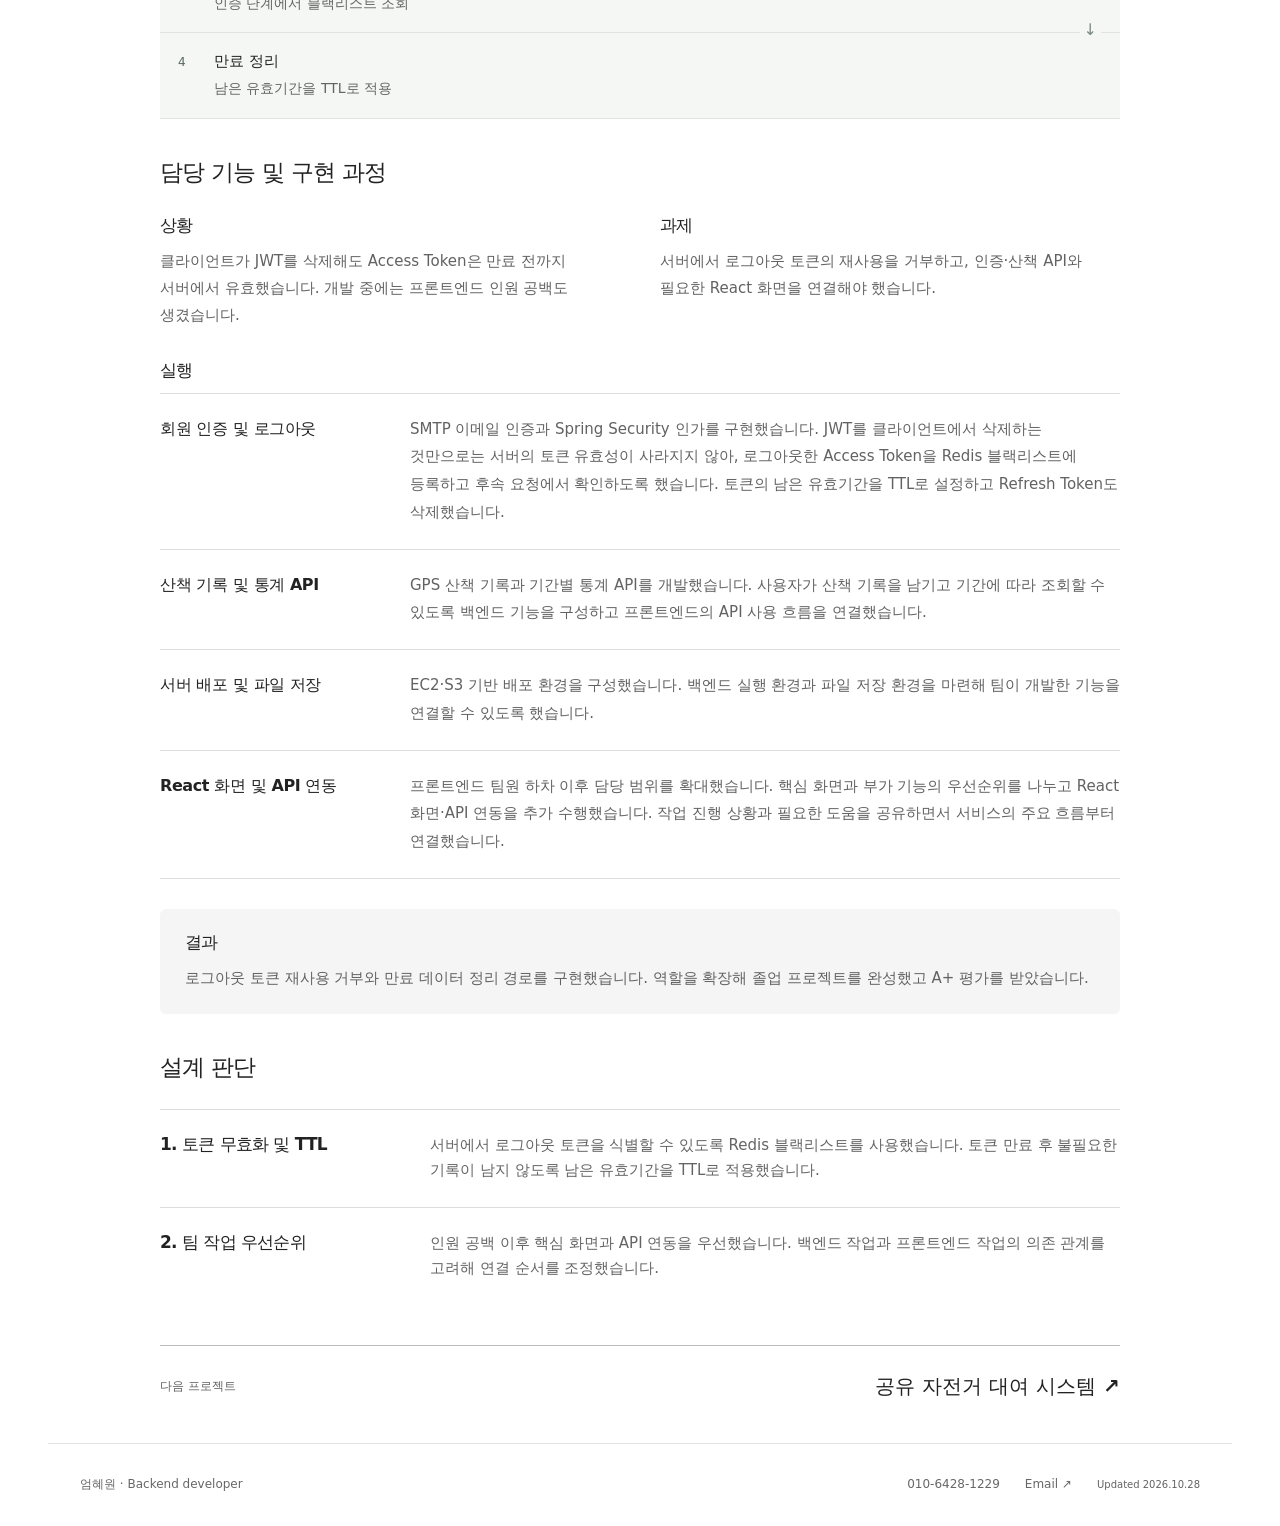
<file: work/fitapet/index.html>
<!DOCTYPE html>

<html lang="ko"><head><meta charset="utf-8"/><meta content="width=device-width,initial-scale=1" name="viewport"/><title>Fit-a-Pet | 엄혜원</title><meta content="반려동물 동반 시설 정보와 GPS 산책 기록을 제공하는 소셜 서비스 로그아웃 이후까지 이어지는 인증 처리의 상황, 과제, 실행과 결과를 정리한 개발 기록입니다." name="description"/><meta content="#ffffff" name="theme-color"/><link href="https://umhye1.github.io/work/fitapet/" rel="canonical"/><meta content="summary_large_image" name="twitter:card"/><meta content="website" property="og:type"/><meta content="Fit-a-Pet | 엄혜원" property="og:title"/><meta content="반려동물 동반 시설 정보와 GPS 산책 기록을 제공하는 소셜 서비스 로그아웃 이후까지 이어지는 인증 처리의 상황, 과제, 실행과 결과를 정리한 개발 기록입니다." property="og:description"/><meta content="https://umhye1.github.io/work/fitapet/" property="og:url"/><meta content="https://umhye1.github.io/og.png" property="og:image"/><link href="../../favicon.svg" rel="icon" type="image/svg+xml"/><link href="../../styles.css" rel="stylesheet"/><script type="application/ld+json">{"@context": "https://schema.org", "@type": "Person", "name": "엄혜원", "url": "https://umhye1.github.io", "sameAs": ["https://github.com/umhye1", "https://umhye1.tistory.com/"]}</script><script defer="" src="../../vendor/gsap.min.js"></script><script defer="" src="../../navigation.js"></script></head><body><a class="skip" href="#main">본문으로 이동</a><header class="site-header"><div class="header-inner"><a aria-label="umhye1 홈" class="wordmark" href="../../">umhye1<span>.</span></a><nav aria-label="주요 메뉴"><a href="../../">소개</a><a aria-current="page" href="../../projects/">프로젝트</a><a href="../../activities/">활동사항</a><a href="../../skills/">기술 및 자격</a></nav></div></header><main class="case" id="main" tabindex="-1"><a class="back-link" href="../../projects/">← 프로젝트 목록</a><header class="case-header"><p class="context">2025.04 ~ 09 · 졸업 프로젝트</p><h1>Fit-a-Pet</h1><p class="case-summary">반려동물 동반 시설 정보와 GPS 산책 기록을 제공하는 소셜 서비스</p><p class="case-role">담당 역할 · 백엔드 · 인증·산책 API·배포 / React 연동</p><ul aria-label="사용 기술" class="tags"><li>Spring Boot</li><li>Spring Security</li><li>Redis</li><li>React</li><li>AWS</li></ul><div class="case-links"><a class="button-link" href="https://github.com/jjmmnd/Fit-a-PetBE">백엔드 ↗</a><a class="button-link" href="https://github.com/umhye1/Fit-a-PetFE">프론트엔드 ↗</a></div></header><nav aria-label="프로젝트 상세 목차" class="case-jump"><a href="#service">서비스·기술 구성</a><a href="#implementation">담당 기능·결과</a><a href="#decisions">설계 판단</a></nav><section class="service-overview" id="service"><h2>서비스 소개</h2><p class="purpose">반려동물 보호자가 동반 가능한 시설 정보를 확인하고, GPS 산책 기록과 기간별 통계를 남길 수 있는 반려동물 소셜 서비스입니다.</p><p class="responsibility">팀 서비스 중 회원 인증, 산책 기록·통계 API, 배포 환경을 담당했습니다. 이후 React 화면과 API 연동을 추가로 수행했습니다.</p><h3>사용 흐름</h3><ol class="user-journey"><li><span>1</span>회원가입·이메일 인증 및 로그인</li><li><span>2</span>반려동물 동반 시설 정보 확인</li><li><span>3</span>GPS 기반 산책 기록 저장</li><li><span>4</span>기간별 산책 기록·통계 확인</li></ol><h3>기술 구성과 역할</h3><dl class="architecture"><div><dt>Spring Boot · Spring Security</dt><dd>회원 인증·인가와 산책 기록·통계 API를 구성했습니다. 요청 인증 과정에서 로그아웃 토큰의 재사용 여부도 확인합니다.</dd></div><div><dt>Redis</dt><dd>로그아웃한 Access Token의 블랙리스트 저장에 사용했습니다. 토큰의 남은 유효기간만큼 TTL을 설정해 만료 데이터를 정리합니다.</dd></div><div><dt>React</dt><dd>사용자 화면을 구성하고 백엔드 API를 연결했습니다. 프론트엔드 인원 공백 이후 일부 화면·연동 작업을 추가 담당했습니다.</dd></div><div><dt>AWS EC2 · S3</dt><dd>백엔드 배포와 파일 저장 환경을 구성했습니다.</dd></div></dl><h3>처리 구조</h3><p class="diagram-caption">주요 기능의 처리 순서 · 구현 설명용 도식</p><ol class="processing-map"><li><span>1</span><div><h4>로그아웃 요청</h4><p>발급된 토큰의 남은 유효기간 확인</p></div></li><li><span>2</span><div><h4>토큰 무효화</h4><p>Access Token 블랙리스트 등록 / Refresh Token 삭제</p></div></li><li><span>3</span><div><h4>후속 요청</h4><p>인증 단계에서 블랙리스트 조회</p></div></li><li><span>4</span><div><h4>만료 정리</h4><p>남은 유효기간을 TTL로 적용</p></div></li></ol></section><section class="case-record" id="implementation"><h2>담당 기능 및 구현 과정</h2><div class="star"><section><h3>상황</h3><p>클라이언트가 JWT를 삭제해도 Access Token은 만료 전까지 서버에서 유효했습니다. 개발 중에는 프론트엔드 인원 공백도 생겼습니다.</p></section><section><h3>과제</h3><p>서버에서 로그아웃 토큰의 재사용을 거부하고, 인증·산책 API와 필요한 React 화면을 연결해야 했습니다.</p></section><section class="execution"><h3>실행</h3><div class="feature-list"><article class="feature"><h4>회원 인증 및 로그아웃</h4><p>SMTP 이메일 인증과 Spring Security 인가를 구현했습니다. JWT를 클라이언트에서 삭제하는 것만으로는 서버의 토큰 유효성이 사라지지 않아, 로그아웃한 Access Token을 Redis 블랙리스트에 등록하고 후속 요청에서 확인하도록 했습니다. 토큰의 남은 유효기간을 TTL로 설정하고 Refresh Token도 삭제했습니다.</p></article><article class="feature"><h4>산책 기록 및 통계 API</h4><p>GPS 산책 기록과 기간별 통계 API를 개발했습니다. 사용자가 산책 기록을 남기고 기간에 따라 조회할 수 있도록 백엔드 기능을 구성하고 프론트엔드의 API 사용 흐름을 연결했습니다.</p></article><article class="feature"><h4>서버 배포 및 파일 저장</h4><p>EC2·S3 기반 배포 환경을 구성했습니다. 백엔드 실행 환경과 파일 저장 환경을 마련해 팀이 개발한 기능을 연결할 수 있도록 했습니다.</p></article><article class="feature"><h4>React 화면 및 API 연동</h4><p>프론트엔드 팀원 하차 이후 담당 범위를 확대했습니다. 핵심 화면과 부가 기능의 우선순위를 나누고 React 화면·API 연동을 추가 수행했습니다. 작업 진행 상황과 필요한 도움을 공유하면서 서비스의 주요 흐름부터 연결했습니다.</p></article></div></section><section class="result"><h3>결과</h3><p>로그아웃 토큰 재사용 거부와 만료 데이터 정리 경로를 구현했습니다. 역할을 확장해 졸업 프로젝트를 완성했고 A+ 평가를 받았습니다.</p></section></div></section><section class="decisions" id="decisions"><h2>설계 판단</h2><article><h3>1. 토큰 무효화 및 TTL</h3><p>서버에서 로그아웃 토큰을 식별할 수 있도록 Redis 블랙리스트를 사용했습니다. 토큰 만료 후 불필요한 기록이 남지 않도록 남은 유효기간을 TTL로 적용했습니다.</p></article><article><h3>2. 팀 작업 우선순위</h3><p>인원 공백 이후 핵심 화면과 API 연동을 우선했습니다. 백엔드 작업과 프론트엔드 작업의 의존 관계를 고려해 연결 순서를 조정했습니다.</p></article></section><a class="next-case" href="../bicycle/"><span>다음 프로젝트</span><strong>공유 자전거 대여 시스템 ↗</strong></a></main><footer><span>엄혜원 · Backend developer</span><a href="tel:+821064281229">010-6428-1229</a><a href="mailto:lucy021206@naver.com">Email ↗</a><span class="updated">Updated 2026.10.28</span></footer></body></html>
</file>
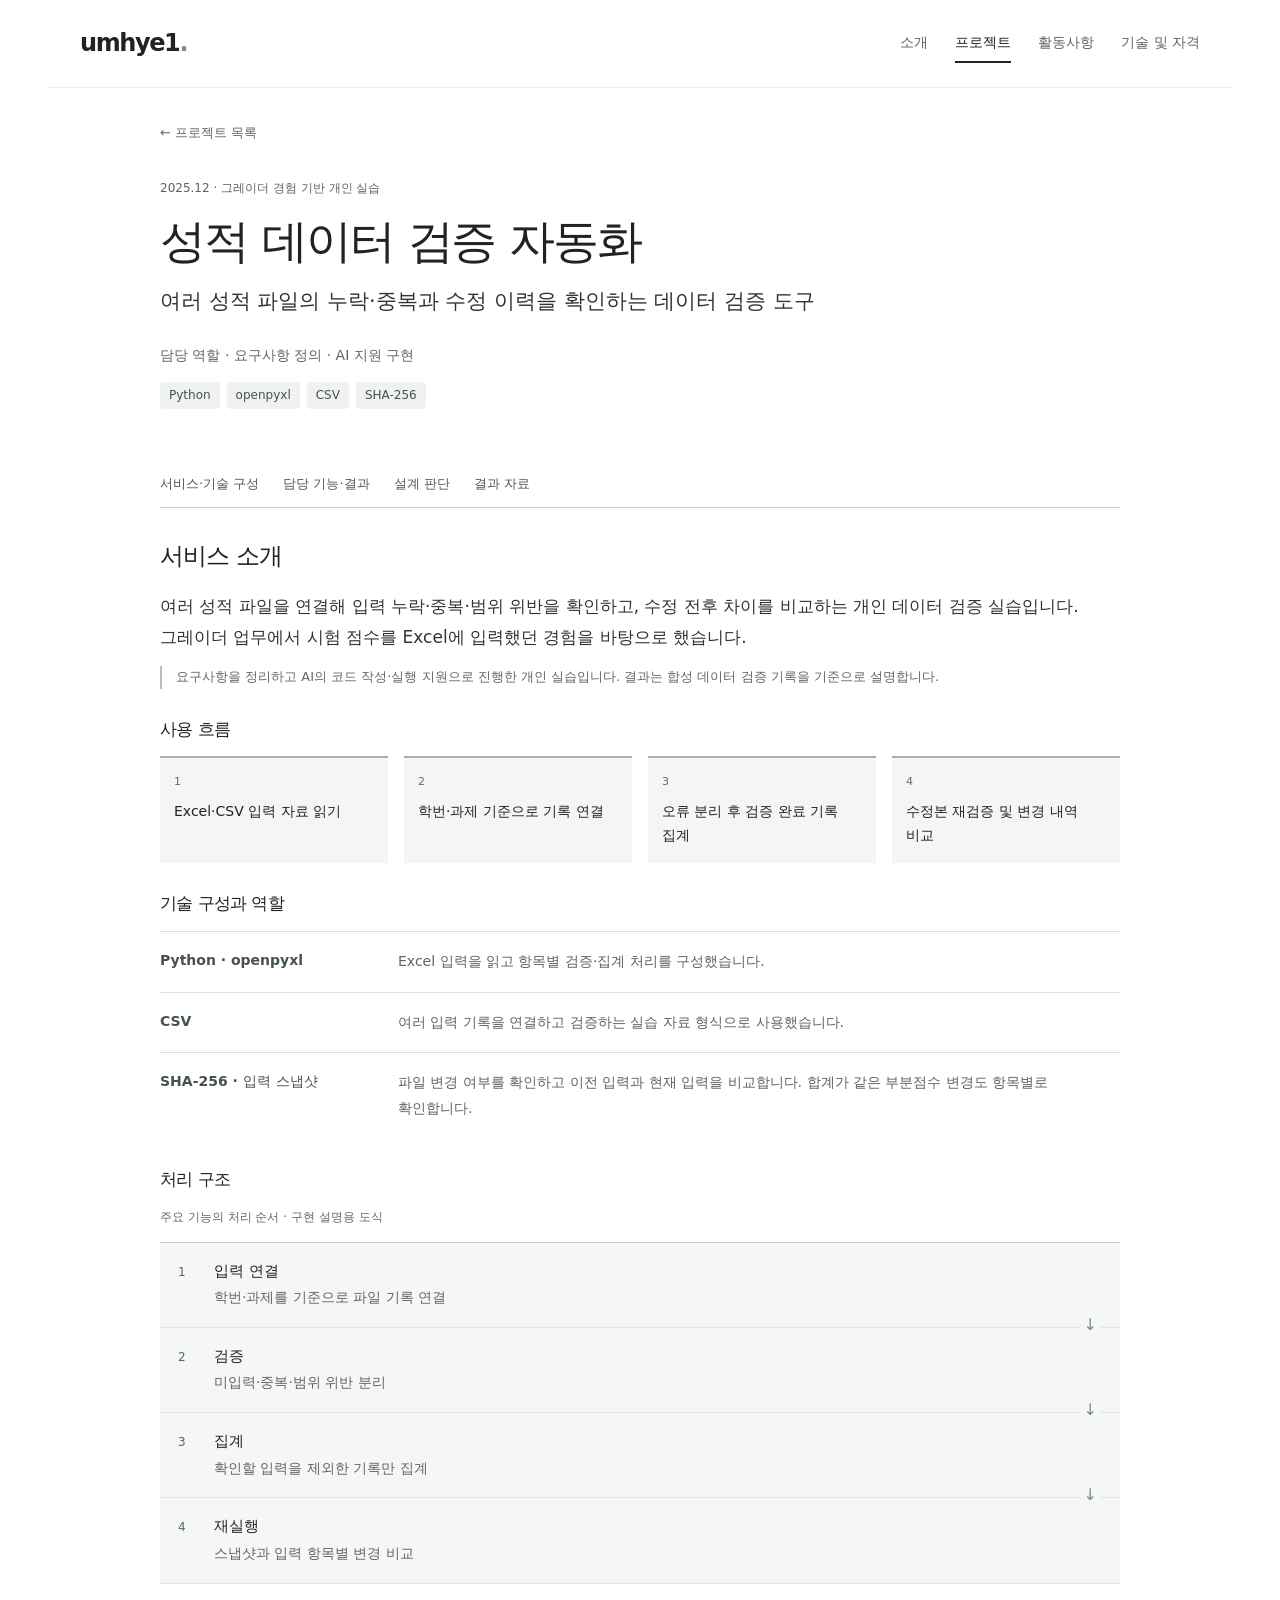
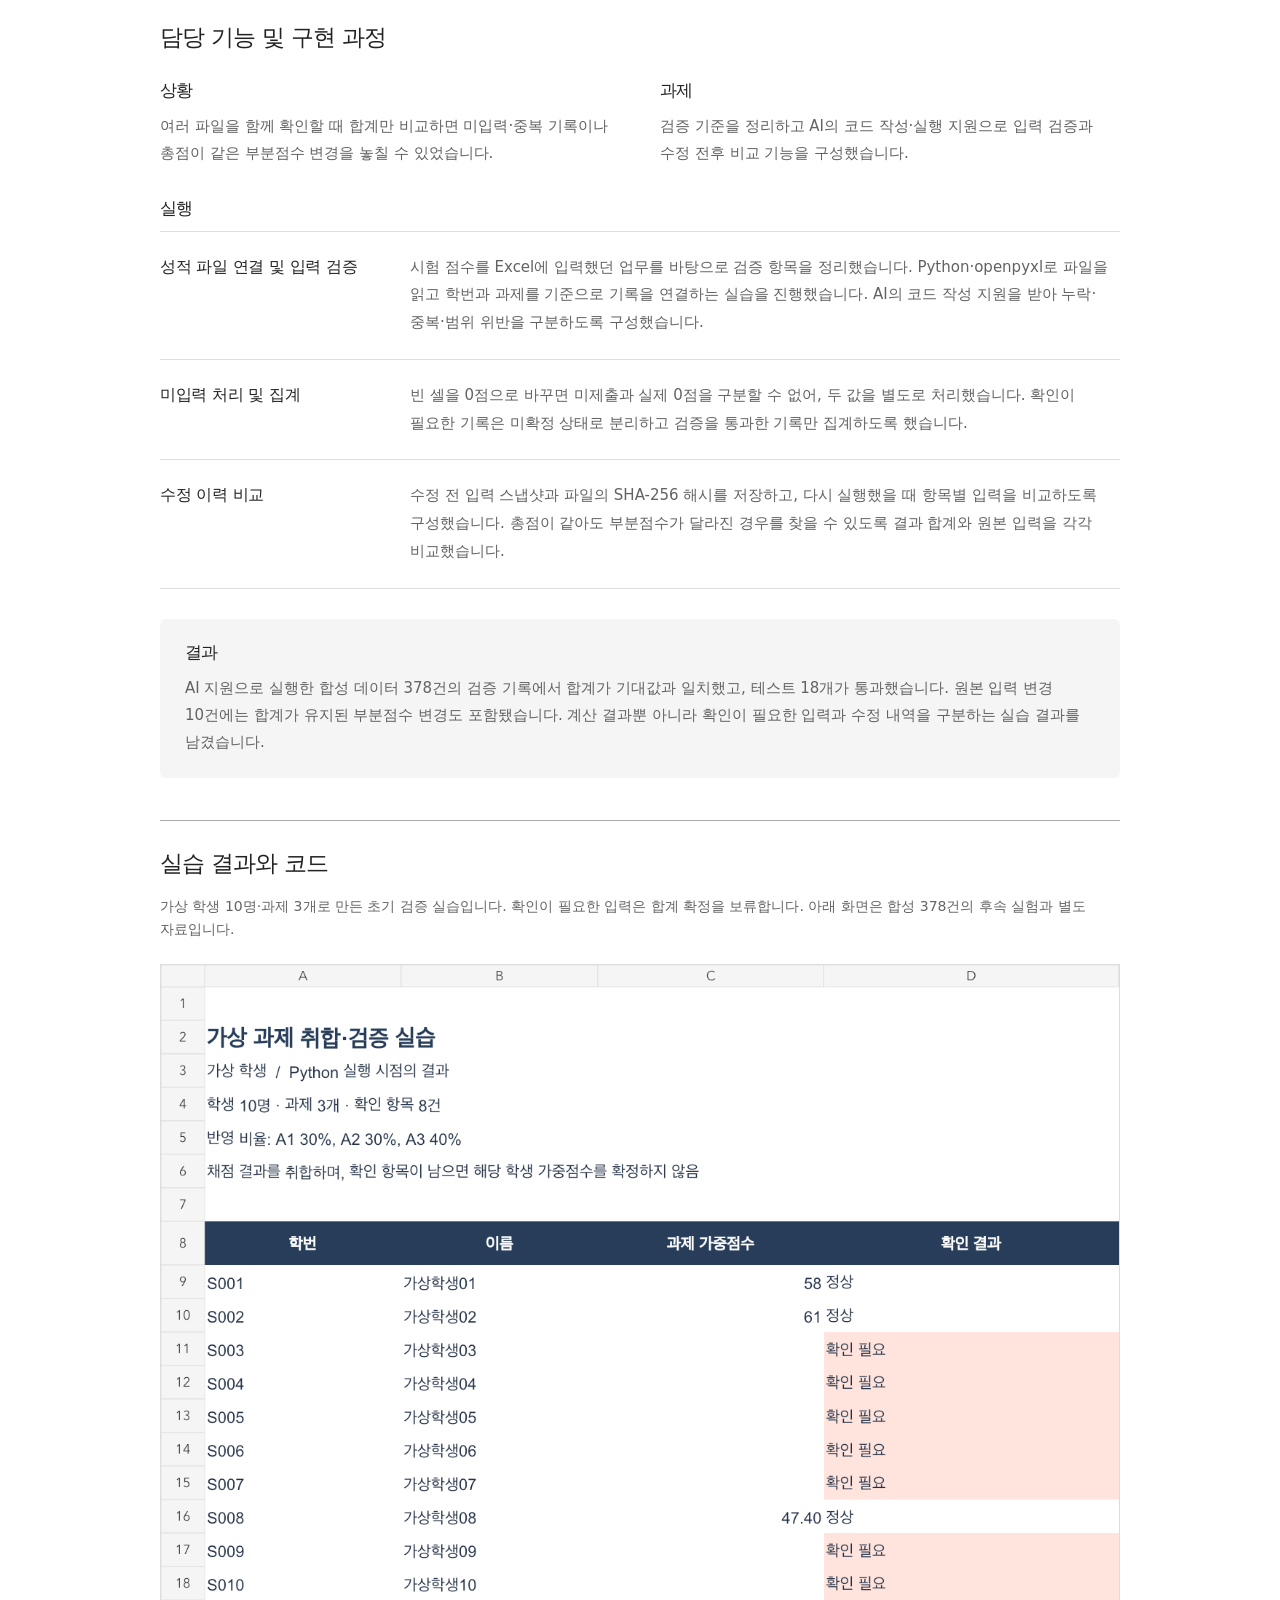
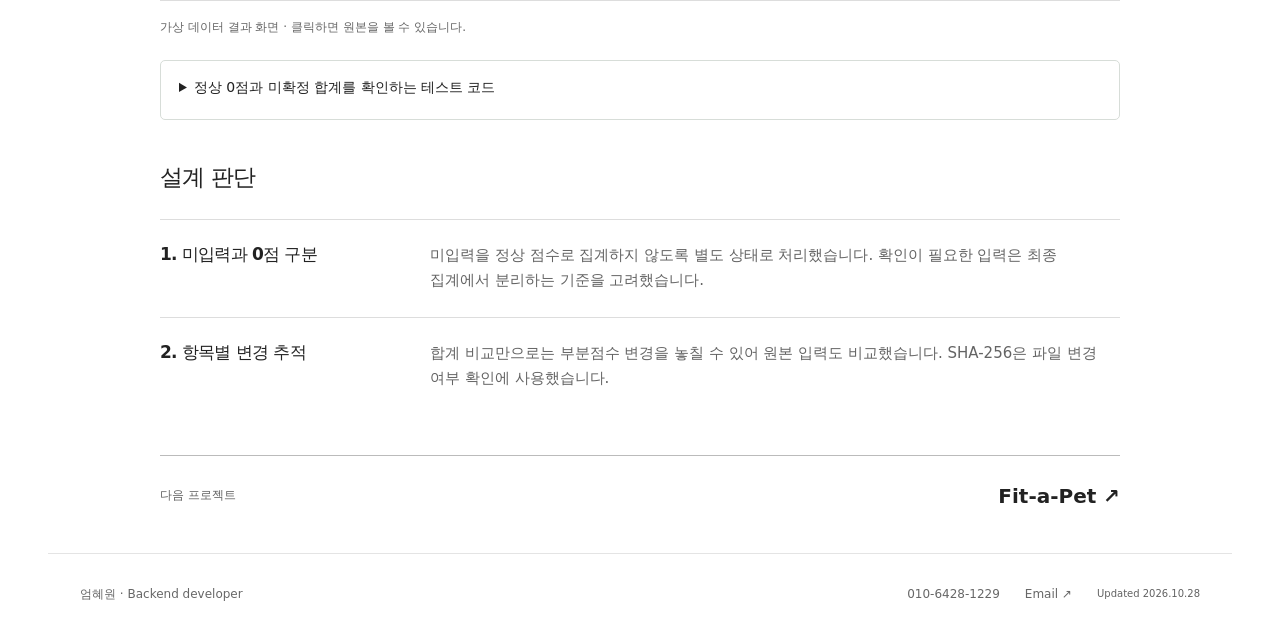
<file: work/grade-validation/index.html>
<!DOCTYPE html>

<html lang="ko"><head><meta charset="utf-8"/><meta content="width=device-width,initial-scale=1" name="viewport"/><title>성적 데이터 검증 자동화 | 엄혜원</title><meta content="여러 성적 파일의 누락·중복과 수정 이력을 확인하는 데이터 검증 도구 계산 결과를 확정하기 위한 검증 기준의 상황, 과제, 실행과 결과를 정리한 개발 기록입니다." name="description"/><meta content="#ffffff" name="theme-color"/><link href="https://umhye1.github.io/work/grade-validation/" rel="canonical"/><meta content="summary_large_image" name="twitter:card"/><meta content="website" property="og:type"/><meta content="성적 데이터 검증 자동화 | 엄혜원" property="og:title"/><meta content="여러 성적 파일의 누락·중복과 수정 이력을 확인하는 데이터 검증 도구 계산 결과를 확정하기 위한 검증 기준의 상황, 과제, 실행과 결과를 정리한 개발 기록입니다." property="og:description"/><meta content="https://umhye1.github.io/work/grade-validation/" property="og:url"/><meta content="https://umhye1.github.io/og.png" property="og:image"/><link href="../../favicon.svg" rel="icon" type="image/svg+xml"/><link href="../../styles.css" rel="stylesheet"/><script type="application/ld+json">{"@context": "https://schema.org", "@type": "Person", "name": "엄혜원", "url": "https://umhye1.github.io", "sameAs": ["https://github.com/umhye1", "https://umhye1.tistory.com/"]}</script><script defer="" src="../../vendor/gsap.min.js"></script><script defer="" src="../../navigation.js"></script></head><body><a class="skip" href="#main">본문으로 이동</a><header class="site-header"><div class="header-inner"><a aria-label="umhye1 홈" class="wordmark" href="../../">umhye1<span>.</span></a><nav aria-label="주요 메뉴"><a href="../../">소개</a><a aria-current="page" href="../../projects/">프로젝트</a><a href="../../activities/">활동사항</a><a href="../../skills/">기술 및 자격</a></nav></div></header><main class="case" id="main" tabindex="-1"><a class="back-link" href="../../projects/">← 프로젝트 목록</a><header class="case-header"><p class="context">2025.12 · 그레이더 경험 기반 개인 실습</p><h1>성적 데이터 검증 자동화</h1><p class="case-summary">여러 성적 파일의 누락·중복과 수정 이력을 확인하는 데이터 검증 도구</p><p class="case-role">담당 역할 · 요구사항 정의 · AI 지원 구현</p><ul aria-label="사용 기술" class="tags"><li>Python</li><li>openpyxl</li><li>CSV</li><li>SHA-256</li></ul><div class="case-links"></div></header><nav aria-label="프로젝트 상세 목차" class="case-jump"><a href="#service">서비스·기술 구성</a><a href="#implementation">담당 기능·결과</a><a href="#decisions">설계 판단</a><a href="#evidence">결과 자료</a></nav><section class="service-overview" id="service"><h2>서비스 소개</h2><p class="purpose">여러 성적 파일을 연결해 입력 누락·중복·범위 위반을 확인하고, 수정 전후 차이를 비교하는 개인 데이터 검증 실습입니다. 그레이더 업무에서 시험 점수를 Excel에 입력했던 경험을 바탕으로 했습니다.</p><p class="responsibility">요구사항을 정리하고 AI의 코드 작성·실행 지원으로 진행한 개인 실습입니다. 결과는 합성 데이터 검증 기록을 기준으로 설명합니다.</p><h3>사용 흐름</h3><ol class="user-journey"><li><span>1</span>Excel·CSV 입력 자료 읽기</li><li><span>2</span>학번·과제 기준으로 기록 연결</li><li><span>3</span>오류 분리 후 검증 완료 기록 집계</li><li><span>4</span>수정본 재검증 및 변경 내역 비교</li></ol><h3>기술 구성과 역할</h3><dl class="architecture"><div><dt>Python · openpyxl</dt><dd>Excel 입력을 읽고 항목별 검증·집계 처리를 구성했습니다.</dd></div><div><dt>CSV</dt><dd>여러 입력 기록을 연결하고 검증하는 실습 자료 형식으로 사용했습니다.</dd></div><div><dt>SHA-256 · 입력 스냅샷</dt><dd>파일 변경 여부를 확인하고 이전 입력과 현재 입력을 비교합니다. 합계가 같은 부분점수 변경도 항목별로 확인합니다.</dd></div></dl><h3>처리 구조</h3><p class="diagram-caption">주요 기능의 처리 순서 · 구현 설명용 도식</p><ol class="processing-map"><li><span>1</span><div><h4>입력 연결</h4><p>학번·과제를 기준으로 파일 기록 연결</p></div></li><li><span>2</span><div><h4>검증</h4><p>미입력·중복·범위 위반 분리</p></div></li><li><span>3</span><div><h4>집계</h4><p>확인할 입력을 제외한 기록만 집계</p></div></li><li><span>4</span><div><h4>재실행</h4><p>스냅샷과 입력 항목별 변경 비교</p></div></li></ol></section><section class="case-record" id="implementation"><h2>담당 기능 및 구현 과정</h2><div class="star"><section><h3>상황</h3><p>여러 파일을 함께 확인할 때 합계만 비교하면 미입력·중복 기록이나 총점이 같은 부분점수 변경을 놓칠 수 있었습니다.</p></section><section><h3>과제</h3><p>검증 기준을 정리하고 AI의 코드 작성·실행 지원으로 입력 검증과 수정 전후 비교 기능을 구성했습니다.</p></section><section class="execution"><h3>실행</h3><div class="feature-list"><article class="feature"><h4>성적 파일 연결 및 입력 검증</h4><p>시험 점수를 Excel에 입력했던 업무를 바탕으로 검증 항목을 정리했습니다. Python·openpyxl로 파일을 읽고 학번과 과제를 기준으로 기록을 연결하는 실습을 진행했습니다. AI의 코드 작성 지원을 받아 누락·중복·범위 위반을 구분하도록 구성했습니다.</p></article><article class="feature"><h4>미입력 처리 및 집계</h4><p>빈 셀을 0점으로 바꾸면 미제출과 실제 0점을 구분할 수 없어, 두 값을 별도로 처리했습니다. 확인이 필요한 기록은 미확정 상태로 분리하고 검증을 통과한 기록만 집계하도록 했습니다.</p></article><article class="feature"><h4>수정 이력 비교</h4><p>수정 전 입력 스냅샷과 파일의 SHA-256 해시를 저장하고, 다시 실행했을 때 항목별 입력을 비교하도록 구성했습니다. 총점이 같아도 부분점수가 달라진 경우를 찾을 수 있도록 결과 합계와 원본 입력을 각각 비교했습니다.</p></article></div></section><section class="result"><h3>결과</h3><p>AI 지원으로 실행한 합성 데이터 378건의 검증 기록에서 합계가 기대값과 일치했고, 테스트 18개가 통과했습니다. 원본 입력 변경 10건에는 합계가 유지된 부분점수 변경도 포함됐습니다. 계산 결과뿐 아니라 확인이 필요한 입력과 수정 내역을 구분하는 실습 결과를 남겼습니다.</p></section></div></section><section class="evidence" id="evidence"><h2>실습 결과와 코드</h2><p>가상 학생 10명·과제 3개로 만든 초기 검증 실습입니다. 확인이 필요한 입력은 합계 확정을 보류합니다. 아래 화면은 합성 378건의 후속 실험과 별도 자료입니다.</p><figure><a href="../../assets/evidence/grade-synthetic-summary.png"><img alt="가상 학생 10명의 집계 화면. 정상 결과와 확인 필요 기록을 구분하고 미확정 합계를 비워둔 모습" height="872" loading="lazy" src="../../assets/evidence/grade-synthetic-summary.png" width="1316"/></a><figcaption>가상 데이터 결과 화면 · 클릭하면 원본을 볼 수 있습니다.</figcaption></figure><details class="code-evidence"><summary>정상 0점과 미확정 합계를 확인하는 테스트 코드</summary><pre><code># Source: test_assignment_automation.py
# AI-assisted lab; synthetic records only.
# Excerpt, not a standalone executable.
    def test_zero_and_weighted_result(self):
        details, _, totals, _ = collect(self.inputs)
        zero = next(r for r in details if r[0] == "S008" and r[2] == "A3")
        self.assertEqual(zero[3:5], [0, "정상"])
        # S008: A1=A2=79점, A3=0점 -&gt; 79×0.3+79×0.3=47.4
        self.assertEqual(next(r for r in totals if r[0] == "S008")[2], 47.4)
        self.assertIsNone(next(r for r in totals if r[0] == "S003")[2])

</code></pre><a class="text-link" download="" href="../../assets/evidence/grade-test-excerpt.py">코드 발췌 다운로드 ↓</a><p class="evidence-note">AI 지원으로 작성한 실습 테스트의 실제 발췌입니다. 단독 실행용 파일은 아닙니다.</p></details></section><section class="decisions" id="decisions"><h2>설계 판단</h2><article><h3>1. 미입력과 0점 구분</h3><p>미입력을 정상 점수로 집계하지 않도록 별도 상태로 처리했습니다. 확인이 필요한 입력은 최종 집계에서 분리하는 기준을 고려했습니다.</p></article><article><h3>2. 항목별 변경 추적</h3><p>합계 비교만으로는 부분점수 변경을 놓칠 수 있어 원본 입력도 비교했습니다. SHA-256은 파일 변경 여부 확인에 사용했습니다.</p></article></section><a class="next-case" href="../fitapet/"><span>다음 프로젝트</span><strong>Fit-a-Pet ↗</strong></a></main><footer><span>엄혜원 · Backend developer</span><a href="tel:+821064281229">010-6428-1229</a><a href="mailto:lucy021206@naver.com">Email ↗</a><span class="updated">Updated 2026.10.28</span></footer></body></html>
</file>
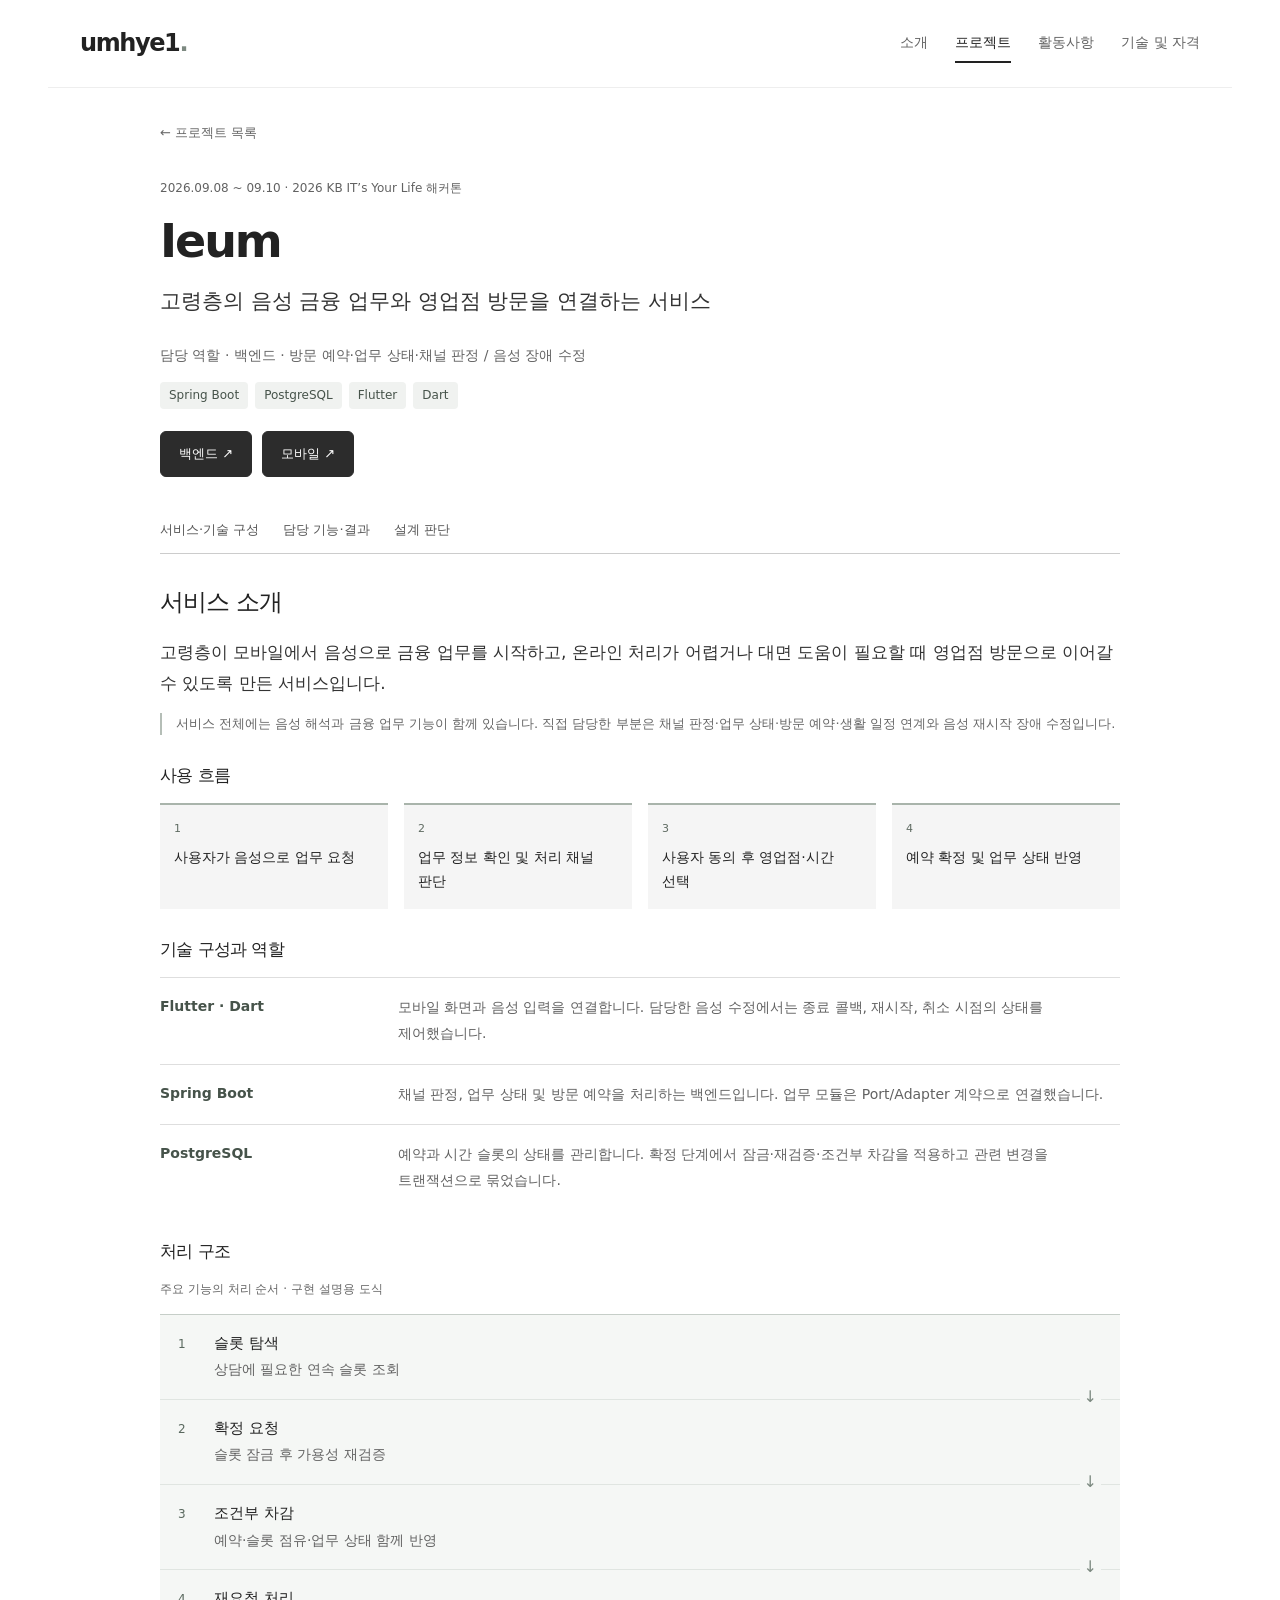
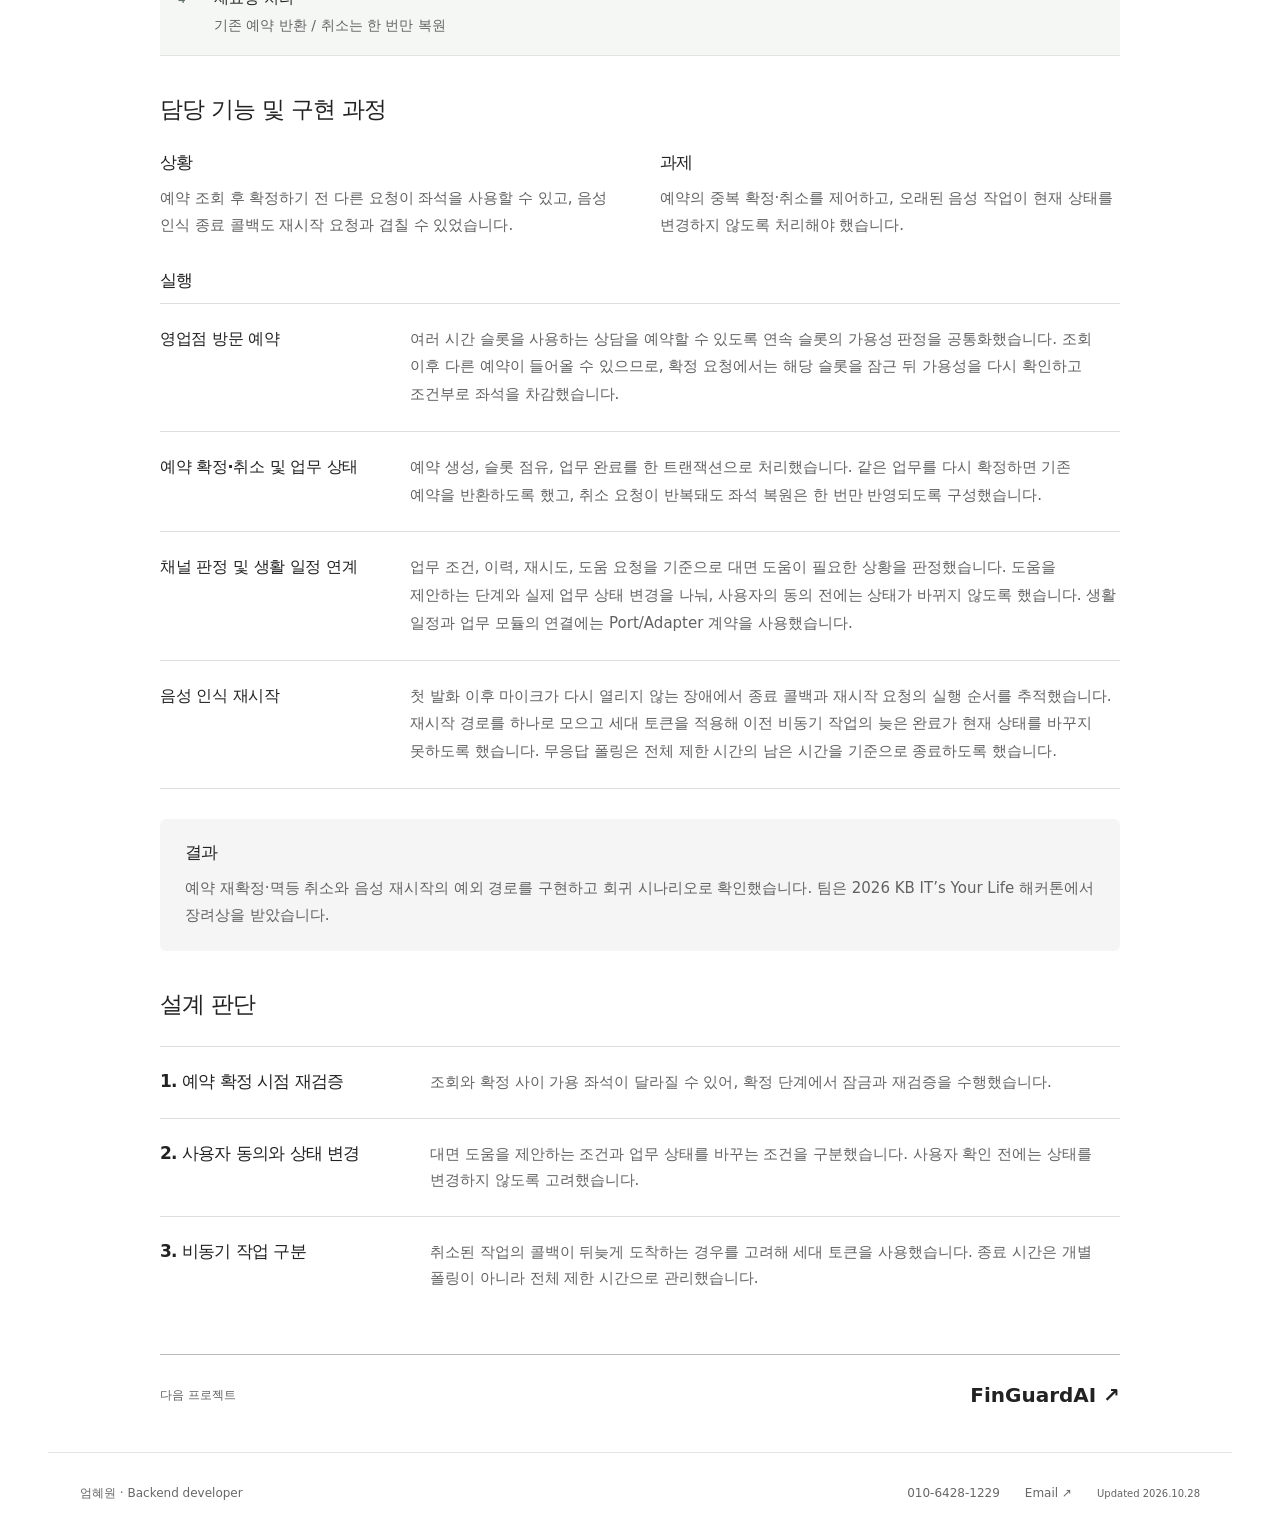
<file: work/ieum/index.html>
<!DOCTYPE html>

<html lang="ko"><head><meta charset="utf-8"/><meta content="width=device-width,initial-scale=1" name="viewport"/><title>Ieum | 엄혜원</title><meta content="고령층의 음성 금융 업무와 영업점 방문을 연결하는 서비스 예약 중복과 비동기 재시작의 경계 처리의 상황, 과제, 실행과 결과를 정리한 개발 기록입니다." name="description"/><meta content="#ffffff" name="theme-color"/><link href="https://umhye1.github.io/work/ieum/" rel="canonical"/><meta content="summary_large_image" name="twitter:card"/><meta content="website" property="og:type"/><meta content="Ieum | 엄혜원" property="og:title"/><meta content="고령층의 음성 금융 업무와 영업점 방문을 연결하는 서비스 예약 중복과 비동기 재시작의 경계 처리의 상황, 과제, 실행과 결과를 정리한 개발 기록입니다." property="og:description"/><meta content="https://umhye1.github.io/work/ieum/" property="og:url"/><meta content="https://umhye1.github.io/og.png" property="og:image"/><link href="../../favicon.svg" rel="icon" type="image/svg+xml"/><link href="../../styles.css" rel="stylesheet"/><script type="application/ld+json">{"@context": "https://schema.org", "@type": "Person", "name": "엄혜원", "url": "https://umhye1.github.io", "sameAs": ["https://github.com/umhye1", "https://umhye1.tistory.com/"]}</script><script defer="" src="../../vendor/gsap.min.js"></script><script defer="" src="../../navigation.js"></script></head><body><a class="skip" href="#main">본문으로 이동</a><header class="site-header"><div class="header-inner"><a aria-label="umhye1 홈" class="wordmark" href="../../">umhye1<span>.</span></a><nav aria-label="주요 메뉴"><a href="../../">소개</a><a aria-current="page" href="../../projects/">프로젝트</a><a href="../../activities/">활동사항</a><a href="../../skills/">기술 및 자격</a></nav></div></header><main class="case" id="main" tabindex="-1"><a class="back-link" href="../../projects/">← 프로젝트 목록</a><header class="case-header"><p class="context">2026.09.08 ~ 09.10 · 2026 KB IT’s Your Life 해커톤</p><h1>Ieum</h1><p class="case-summary">고령층의 음성 금융 업무와 영업점 방문을 연결하는 서비스</p><p class="case-role">담당 역할 · 백엔드 · 방문 예약·업무 상태·채널 판정 / 음성 장애 수정</p><ul aria-label="사용 기술" class="tags"><li>Spring Boot</li><li>PostgreSQL</li><li>Flutter</li><li>Dart</li></ul><div class="case-links"><a class="button-link" href="https://github.com/kb-ieum/ieum-api-server">백엔드 ↗</a><a class="button-link" href="https://github.com/kb-ieum/ieum-mobile-app">모바일 ↗</a></div></header><nav aria-label="프로젝트 상세 목차" class="case-jump"><a href="#service">서비스·기술 구성</a><a href="#implementation">담당 기능·결과</a><a href="#decisions">설계 판단</a></nav><section class="service-overview" id="service"><h2>서비스 소개</h2><p class="purpose">고령층이 모바일에서 음성으로 금융 업무를 시작하고, 온라인 처리가 어렵거나 대면 도움이 필요할 때 영업점 방문으로 이어갈 수 있도록 만든 서비스입니다.</p><p class="responsibility">서비스 전체에는 음성 해석과 금융 업무 기능이 함께 있습니다. 직접 담당한 부분은 채널 판정·업무 상태·방문 예약·생활 일정 연계와 음성 재시작 장애 수정입니다.</p><h3>사용 흐름</h3><ol class="user-journey"><li><span>1</span>사용자가 음성으로 업무 요청</li><li><span>2</span>업무 정보 확인 및 처리 채널 판단</li><li><span>3</span>사용자 동의 후 영업점·시간 선택</li><li><span>4</span>예약 확정 및 업무 상태 반영</li></ol><h3>기술 구성과 역할</h3><dl class="architecture"><div><dt>Flutter · Dart</dt><dd>모바일 화면과 음성 입력을 연결합니다. 담당한 음성 수정에서는 종료 콜백, 재시작, 취소 시점의 상태를 제어했습니다.</dd></div><div><dt>Spring Boot</dt><dd>채널 판정, 업무 상태 및 방문 예약을 처리하는 백엔드입니다. 업무 모듈은 Port/Adapter 계약으로 연결했습니다.</dd></div><div><dt>PostgreSQL</dt><dd>예약과 시간 슬롯의 상태를 관리합니다. 확정 단계에서 잠금·재검증·조건부 차감을 적용하고 관련 변경을 트랜잭션으로 묶었습니다.</dd></div></dl><h3>처리 구조</h3><p class="diagram-caption">주요 기능의 처리 순서 · 구현 설명용 도식</p><ol class="processing-map"><li><span>1</span><div><h4>슬롯 탐색</h4><p>상담에 필요한 연속 슬롯 조회</p></div></li><li><span>2</span><div><h4>확정 요청</h4><p>슬롯 잠금 후 가용성 재검증</p></div></li><li><span>3</span><div><h4>조건부 차감</h4><p>예약·슬롯 점유·업무 상태 함께 반영</p></div></li><li><span>4</span><div><h4>재요청 처리</h4><p>기존 예약 반환 / 취소는 한 번만 복원</p></div></li></ol></section><section class="case-record" id="implementation"><h2>담당 기능 및 구현 과정</h2><div class="star"><section><h3>상황</h3><p>예약 조회 후 확정하기 전 다른 요청이 좌석을 사용할 수 있고, 음성 인식 종료 콜백도 재시작 요청과 겹칠 수 있었습니다.</p></section><section><h3>과제</h3><p>예약의 중복 확정·취소를 제어하고, 오래된 음성 작업이 현재 상태를 변경하지 않도록 처리해야 했습니다.</p></section><section class="execution"><h3>실행</h3><div class="feature-list"><article class="feature"><h4>영업점 방문 예약</h4><p>여러 시간 슬롯을 사용하는 상담을 예약할 수 있도록 연속 슬롯의 가용성 판정을 공통화했습니다. 조회 이후 다른 예약이 들어올 수 있으므로, 확정 요청에서는 해당 슬롯을 잠근 뒤 가용성을 다시 확인하고 조건부로 좌석을 차감했습니다.</p></article><article class="feature"><h4>예약 확정·취소 및 업무 상태</h4><p>예약 생성, 슬롯 점유, 업무 완료를 한 트랜잭션으로 처리했습니다. 같은 업무를 다시 확정하면 기존 예약을 반환하도록 했고, 취소 요청이 반복돼도 좌석 복원은 한 번만 반영되도록 구성했습니다.</p></article><article class="feature"><h4>채널 판정 및 생활 일정 연계</h4><p>업무 조건, 이력, 재시도, 도움 요청을 기준으로 대면 도움이 필요한 상황을 판정했습니다. 도움을 제안하는 단계와 실제 업무 상태 변경을 나눠, 사용자의 동의 전에는 상태가 바뀌지 않도록 했습니다. 생활 일정과 업무 모듈의 연결에는 Port/Adapter 계약을 사용했습니다.</p></article><article class="feature"><h4>음성 인식 재시작</h4><p>첫 발화 이후 마이크가 다시 열리지 않는 장애에서 종료 콜백과 재시작 요청의 실행 순서를 추적했습니다. 재시작 경로를 하나로 모으고 세대 토큰을 적용해 이전 비동기 작업의 늦은 완료가 현재 상태를 바꾸지 못하도록 했습니다. 무응답 폴링은 전체 제한 시간의 남은 시간을 기준으로 종료하도록 했습니다.</p></article></div></section><section class="result"><h3>결과</h3><p>예약 재확정·멱등 취소와 음성 재시작의 예외 경로를 구현하고 회귀 시나리오로 확인했습니다. 팀은 2026 KB IT’s Your Life 해커톤에서 장려상을 받았습니다.</p></section></div></section><section class="decisions" id="decisions"><h2>설계 판단</h2><article><h3>1. 예약 확정 시점 재검증</h3><p>조회와 확정 사이 가용 좌석이 달라질 수 있어, 확정 단계에서 잠금과 재검증을 수행했습니다.</p></article><article><h3>2. 사용자 동의와 상태 변경</h3><p>대면 도움을 제안하는 조건과 업무 상태를 바꾸는 조건을 구분했습니다. 사용자 확인 전에는 상태를 변경하지 않도록 고려했습니다.</p></article><article><h3>3. 비동기 작업 구분</h3><p>취소된 작업의 콜백이 뒤늦게 도착하는 경우를 고려해 세대 토큰을 사용했습니다. 종료 시간은 개별 폴링이 아니라 전체 제한 시간으로 관리했습니다.</p></article></section><a class="next-case" href="../finguard/"><span>다음 프로젝트</span><strong>FinGuardAI ↗</strong></a></main><footer><span>엄혜원 · Backend developer</span><a href="tel:+821064281229">010-6428-1229</a><a href="mailto:lucy021206@naver.com">Email ↗</a><span class="updated">Updated 2026.10.28</span></footer></body></html>
</file>
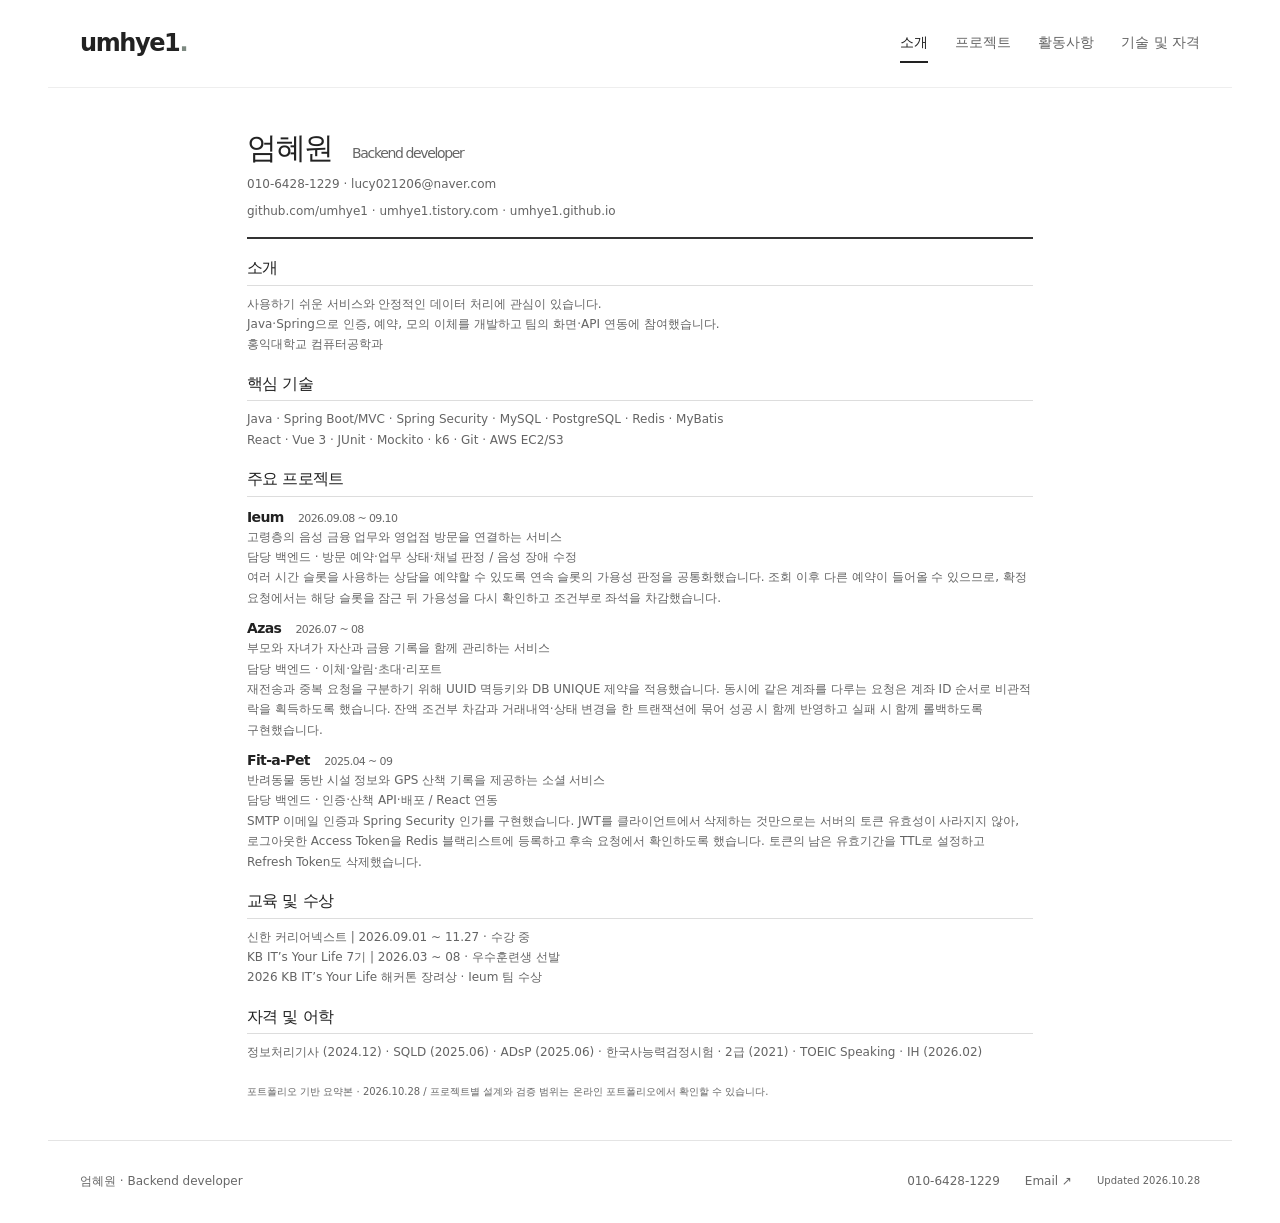
<file: resume.html>
<!DOCTYPE html>
<html lang="ko"><head><meta charset="utf-8"/><meta content="width=device-width,initial-scale=1" name="viewport"/><title>이력서 요약 | 엄혜원</title><meta content="엄혜원의 연락처, 학력, 핵심 기술, 주요 프로젝트, 교육 및 자격 요약입니다." name="description"/><meta content="#ffffff" name="theme-color"/><link href="https://umhye1.github.io/resume.html" rel="canonical"/><meta content="summary_large_image" name="twitter:card"/><meta content="website" property="og:type"/><meta content="이력서 요약 | 엄혜원" property="og:title"/><meta content="엄혜원의 연락처, 학력, 핵심 기술, 주요 프로젝트, 교육 및 자격 요약입니다." property="og:description"/><meta content="https://umhye1.github.io/resume.html" property="og:url"/><meta content="https://umhye1.github.io/og.png" property="og:image"/><link href="./favicon.svg" rel="icon" type="image/svg+xml"/><link href="./styles.css" rel="stylesheet"/><script type="application/ld+json">{"@context": "https://schema.org", "@type": "Person", "name": "엄혜원", "url": "https://umhye1.github.io", "sameAs": ["https://github.com/umhye1", "https://umhye1.tistory.com/"]}</script><script defer="" src="./vendor/gsap.min.js"></script><script defer="" src="./navigation.js"></script></head><body><a class="skip" href="#main">본문으로 이동</a><header class="site-header"><div class="header-inner"><a aria-label="umhye1 홈" class="wordmark" href="./">umhye1<span>.</span></a><nav aria-label="주요 메뉴"><a aria-current="page" href="./">소개</a><a href="./projects/">프로젝트</a><a href="./activities/">활동사항</a><a href="./skills/">기술 및 자격</a></nav></div></header><main class="resume" id="main" tabindex="-1"><header><h1>엄혜원 <span>Backend developer</span></h1><p>010-6428-1229 · lucy021206@naver.com</p><p>github.com/umhye1 · umhye1.tistory.com · umhye1.github.io</p></header><section><h2>소개</h2><p>사용하기 쉬운 서비스와 안정적인 데이터 처리에 관심이 있습니다.<br/>Java·Spring으로 인증, 예약, 모의 이체를 개발하고 팀의 화면·API 연동에 참여했습니다.</p><p>홍익대학교 컴퓨터공학과</p></section><section><h2>핵심 기술</h2><p>Java · Spring Boot/MVC · Spring Security · MySQL · PostgreSQL · Redis · MyBatis<br/>React · Vue 3 · JUnit · Mockito · k6 · Git · AWS EC2/S3</p></section><section><h2>주요 프로젝트</h2><article><h3>Ieum <small>2026.09.08 ~ 09.10</small></h3><p>고령층의 음성 금융 업무와 영업점 방문을 연결하는 서비스</p><p><b>담당</b> 백엔드 · 방문 예약·업무 상태·채널 판정 / 음성 장애 수정</p><p>여러 시간 슬롯을 사용하는 상담을 예약할 수 있도록 연속 슬롯의 가용성 판정을 공통화했습니다. 조회 이후 다른 예약이 들어올 수 있으므로, 확정 요청에서는 해당 슬롯을 잠근 뒤 가용성을 다시 확인하고 조건부로 좌석을 차감했습니다.</p></article><article><h3>Azas <small>2026.07 ~ 08</small></h3><p>부모와 자녀가 자산과 금융 기록을 함께 관리하는 서비스</p><p><b>담당</b> 백엔드 · 이체·알림·초대·리포트</p><p>재전송과 중복 요청을 구분하기 위해 UUID 멱등키와 DB UNIQUE 제약을 적용했습니다. 동시에 같은 계좌를 다루는 요청은 계좌 ID 순서로 비관적 락을 획득하도록 했습니다. 잔액 조건부 차감과 거래내역·상태 변경을 한 트랜잭션에 묶어 성공 시 함께 반영하고 실패 시 함께 롤백하도록 구현했습니다.</p></article><article><h3>Fit-a-Pet <small>2025.04 ~ 09</small></h3><p>반려동물 동반 시설 정보와 GPS 산책 기록을 제공하는 소셜 서비스</p><p><b>담당</b> 백엔드 · 인증·산책 API·배포 / React 연동</p><p>SMTP 이메일 인증과 Spring Security 인가를 구현했습니다. JWT를 클라이언트에서 삭제하는 것만으로는 서버의 토큰 유효성이 사라지지 않아, 로그아웃한 Access Token을 Redis 블랙리스트에 등록하고 후속 요청에서 확인하도록 했습니다. 토큰의 남은 유효기간을 TTL로 설정하고 Refresh Token도 삭제했습니다.</p></article></section><section><h2>교육 및 수상</h2><p>신한 커리어넥스트 | 2026.09.01 ~ 11.27 · 수강 중<br/>KB IT’s Your Life 7기 | 2026.03 ~ 08 · 우수훈련생 선발<br/>2026 KB IT’s Your Life 해커톤 장려상 · Ieum 팀 수상</p></section><section><h2>자격 및 어학</h2><p>정보처리기사 (2024.12) · SQLD (2025.06) · ADsP (2025.06) · 한국사능력검정시험 · 2급 (2021) · TOEIC Speaking · IH (2026.02)</p></section><p class="resume-note">포트폴리오 기반 요약본 · 2026.10.28 / 프로젝트별 설계와 검증 범위는 온라인 포트폴리오에서 확인할 수 있습니다.</p></main><footer><span>엄혜원 · Backend developer</span><a href="tel:+821064281229">010-6428-1229</a><a href="mailto:lucy021206@naver.com">Email ↗</a><span class="updated">Updated 2026.10.28</span></footer></body></html>
</file>
<file: styles.css>
:root{--ink:#222;--muted:#646464;--line:#dedede;--paper:#fff;--wash:#f5f5f5;--accent:#58645e;font-family:-apple-system,BlinkMacSystemFont,"Apple SD Gothic Neo","Noto Sans KR",system-ui,sans-serif;color:var(--ink);background:var(--paper);font-synthesis:none;color-scheme:light}*{box-sizing:border-box}body{margin:0;line-height:1.7;font-size:16px;word-break:keep-all;overflow-wrap:break-word}html{scroll-padding-top:100px}a{color:inherit;text-decoration:none}button{font:inherit;cursor:pointer}h1,h2,h3,p,ul,dl,dd{margin:0}h1,h2,h3{line-height:1.35;letter-spacing:-.045em}h1{font-size:48px;font-weight:700}h2{font-size:26px;font-weight:650}h3{font-size:20px;font-weight:650}p{color:var(--muted)}a,button{touch-action:manipulation;transition:background .2s,color .2s,translate .2s}a:focus-visible,button:focus-visible{outline:3px solid #58645e;outline-offset:5px}a:active,button:active{opacity:.75}.skip{position:fixed;top:8px;left:12px;padding:10px 20px;background:#222;color:white;z-index:100;translate:0 -160%}.skip:focus{translate:0 0}.site-header{background:#ffffff;position:sticky;top:0;z-index:20}.header-inner{max-width:1184px;padding:23px 32px;margin:auto;display:flex;align-items:center;justify-content:space-between;border-bottom:1px solid #eee}.wordmark{font-size:24px;font-weight:750;letter-spacing:-1.4px}.wordmark span{color:#7d8981}.wordmark:hover{translate:0 -2px}nav{display:flex;gap:27px}nav a{font-size:14px;padding:7px 0;border-bottom:2px solid transparent;color:var(--muted)}nav a:hover,nav a[aria-current]{color:var(--ink);border-color:var(--ink)}main,footer{max-width:1184px;margin:auto;padding:0 32px}.home{padding-top:70px}.home-intro{display:grid;grid-template-columns:270px 1fr;gap:80px;max-width:1000px;margin:auto;align-items:start}.portrait{padding-top:43px}.portrait img{display:block;width:100%;height:auto;aspect-ratio:1102/1417;border-radius:10px;box-shadow:0 0 0 1px #e7e7e7}.eyebrow{font-size:12px;letter-spacing:.13em;color:#636d66;font-weight:650;margin-bottom:17px}.home h1{font-size:53px;line-height:1.25}.home h1>span{font-size:34px;font-weight:400;letter-spacing:-.05em}.home-summary{font-size:22px;line-height:1.6;color:#333;margin-top:22px;letter-spacing:-.035em}.home-detail{font-size:15px;margin-top:15px;line-height:1.85}.school{font-size:13px;margin-top:19px}.contact-grid{margin-top:25px;display:grid;grid-template-columns:1fr 1.3fr;gap:7px 22px}.contact-grid a{font-size:13px;min-height:30px;display:block;white-space:nowrap}.contact-grid a>span{font-size:11px;color:#737373;display:block;letter-spacing:.025em}.contact-grid a:hover{color:#4a6456;translate:2px 0}.home-actions{display:flex;align-items:center;gap:24px;margin-top:25px;flex-wrap:wrap}.button-link{display:inline-flex;align-items:center;gap:26px;background:#2c2c2c;color:#fff;border:1px solid #2c2c2c;border-radius:6px;padding:11px 18px;font-size:13px;min-height:44px}.button-link:hover{background:#444;translate:0 -2px}.text-link{display:inline-block;font-size:13px;min-height:28px;padding:3px 0;text-decoration:underline;text-underline-offset:5px;text-decoration-color:#b4b4b4}.text-link:hover{translate:2px 0;text-decoration-color:#222}.directory{display:grid;grid-template-columns:repeat(3,1fr);margin:64px 0 58px;border-top:1px solid #ccc;border-bottom:1px solid #ccc}.directory>a{padding:26px 23px;display:flex;justify-content:space-between;align-items:center;gap:10px}.directory>a:first-child{padding-left:0}.directory>a+a{border-left:1px solid #e4e4e4}.directory>a:hover{background:#f5f5f5}.directory>a>span{font-size:22px;color:#676767}.directory-label{font-size:10px;letter-spacing:.1em;color:#666;display:block;margin-bottom:8px}.directory h2{font-size:23px}.directory p{font-size:13px;margin-top:7px}.listing{padding-top:53px;padding-bottom:65px}.page-heading{margin-bottom:40px}.page-heading h1{font-size:46px}.page-heading>p{margin-top:14px;font-size:16px}.project-toolbar{display:flex;justify-content:space-between;gap:20px;align-items:center;border-bottom:1px solid #aaa}.filters{display:flex;gap:24px;flex-wrap:wrap}.filters button{background:none;border:0;border-bottom:2px solid transparent;padding:10px 0;font-size:13px;color:#666}.filters button[aria-pressed=true]{color:#222;border-bottom-color:#222;font-weight:700}.filters button:hover{color:#222;translate:0 -2px}#project-count{font-size:12px;color:#666;white-space:nowrap}.project-item{display:grid;grid-template-columns:180px 1fr;gap:40px;padding:30px 12px;border-bottom:1px solid var(--line)}.project-item:hover{background:var(--wash)}.project-item[hidden]{display:none}.project-meta{display:flex;flex-direction:column;gap:7px;font-size:12px;color:#6a6a6a}.project-meta>span:first-child{font-size:13px;color:#333;font-variant-numeric:tabular-nums}.project-title{display:flex;justify-content:space-between;gap:20px;align-items:center}.project-title h2{font-size:25px}.project-title>span{font-size:23px;color:#666}.project-overview>p{font-size:15px;margin-top:9px}.project-overview>.item-role{font-size:12px;margin-top:12px;color:#666}.tags{list-style:none;padding:0;display:flex;flex-wrap:wrap;gap:7px;font-size:12px;line-height:1.6}.tags li{padding:4px 9px;background:#f0f2f0;color:#46534a;border-radius:4px;font-weight:500}.project-item .tags{margin-top:12px}.project-item .tags li{padding:0;background:none;color:#59645d;font-size:12px}.project-item .tags li+li:before{content:'·';margin-right:7px;color:#929992}.activity-section>h2,.awards>h2,.skills-section>h2,.qualifications>h2{font-size:20px;margin-bottom:25px}.activity{display:grid;grid-template-columns:180px 1fr;gap:40px;border-top:1px solid var(--line);padding:27px 0}.activity-date{font-size:13px;letter-spacing:.01em}.context{font-size:12px;color:#626262}.activity h3{font-size:23px;margin:7px 0 9px}.activity div>p:last-child{font-size:15px;max-width:760px}.awards{margin-top:42px;background:#f5f5f5;padding:28px 30px;border-radius:8px}.award-row{display:flex;gap:30px;align-items:start;padding:18px 0;border-top:1px solid #dedede}.award-row>span{font-size:13px;min-width:90px;color:#666}.award-row>div{flex:1}.award-row h3{font-size:18px}.award-row p{font-size:13px;margin-top:7px}.skill-record{display:grid;grid-template-columns:180px 1fr;gap:40px;border-top:1px solid var(--line);padding:25px 0}.skill-record h3{font-size:18px}.skill-record p{font-size:15px;margin-top:13px}.skill-record .text-link{font-size:12px;margin-top:7px;color:#536158}.qualifications{margin-top:42px;padding-top:28px;border-top:1px solid #999;max-width:760px}.qualifications dl>div{display:flex;justify-content:space-between;padding:13px 0;border-bottom:1px solid #e5e5e5;font-size:15px;gap:20px}.qualifications dd{color:#666;font-size:13px}.case{max-width:1024px;padding-bottom:40px}.back-link{display:inline-block;padding:10px 0;font-size:13px;color:#666;margin:24px 0}.back-link:hover{translate:-3px 0}.case-header h1{margin:12px 0;font-size:46px}.case-summary{font-size:21px;color:#333;margin-top:10px}.case-role{font-size:14px;margin:24px 0 14px}.case-links{display:flex;gap:10px;margin-top:22px}.flow{margin:36px 0;padding:26px;background:#f0f2f0;border-radius:8px}.flow figcaption{font-size:12px;color:#666}.flow ol{display:grid;grid-template-columns:repeat(3,1fr);list-style:none;padding:0;margin:20px 0 0;gap:30px}.flow li{font-size:15px;font-weight:600;position:relative;padding-right:18px}.flow li:not(:last-child):after{content:'→';position:absolute;right:0;color:#666}.case-record>h2,.decisions>h2{font-size:23px;margin:38px 0 26px}.star{display:grid;grid-template-columns:1fr 1fr;gap:30px 40px}.star h3{font-size:17px;display:flex;align-items:center;gap:10px;margin-bottom:11px}.star h3 span{display:inline-flex;align-items:center;justify-content:center;width:25px;height:25px;font-size:11px;border-radius:4px;background:#ededed;color:#555;letter-spacing:0}.star p,.star li{font-size:15px;line-height:1.8;color:#626262}.star ul{padding-left:18px}.star li+li{margin-top:12px}.decisions article{display:grid;grid-template-columns:250px 1fr;gap:30px;border-top:1px solid #ddd;padding:23px 0}.decisions h3{font-size:17px}.decisions p{font-size:15px}.scope{border-left:3px solid #9da79f;padding:2px 0 2px 22px;margin-top:30px}.scope h2{font-size:16px;margin-bottom:10px}.scope p{font-size:13px}.next-case{display:flex;justify-content:space-between;align-items:center;border-top:1px solid #bbb;padding-top:23px;margin-top:40px;gap:20px}.next-case:hover{translate:3px 0}.next-case span{font-size:12px;color:#666}.next-case strong{font-size:20px;font-weight:600}.mechanism{background:#f0f2f0;padding:28px;border-radius:8px;margin-top:36px}.mechanism h2{font-size:25px;margin-top:8px}.scenario-controls{display:flex;gap:7px;flex-wrap:wrap;margin-top:22px}.scenario-controls button{font-size:12px;padding:8px 12px;background:transparent;border:1px solid #c5cbc7;border-radius:4px;color:#545b56}.scenario-controls button[aria-pressed=true]{color:white;background:#4e5e53;border-color:#4e5e53}.scenario-controls button:hover{translate:0 -2px}.scenario-flow{list-style:none;display:grid;grid-template-columns:repeat(3,1fr);gap:28px;padding:0;margin:24px 0 17px}.scenario-flow li{border-top:2px solid #929e96;padding-top:12px}.scenario-flow span{font-size:12px;color:#666;display:block}.scenario-flow strong{font-size:15px;display:block;margin-top:5px}.scenario-flow li[data-state=skip]{border-top-style:dashed}.scenario-flow li[data-state=skip] strong{color:#666}#scenario-description{font-size:14px;min-height:48px;color:#444}.figure-note{font-size:11px;margin-top:9px}.not-found{padding-top:90px;padding-bottom:160px}.not-found .button-link{margin-top:25px}footer{padding-top:23px;padding-bottom:25px;border-top:1px solid #e4e4e4;display:flex;align-items:center;gap:25px;font-size:12px;color:#676767}footer>span:first-child{margin-right:auto}footer a{padding:7px 0}footer a:hover{text-decoration:underline;text-underline-offset:5px}.updated{font-size:10px;color:#666}.resume{max-width:850px;padding-top:40px;padding-bottom:40px}.resume h1{font-size:30px}.resume h1 span{font-size:14px;font-weight:400;color:#666;margin-left:10px}.resume header{border-bottom:2px solid #333;padding-bottom:16px}.resume p{font-size:12px}.resume header p{margin-top:6px}.resume section{margin-top:18px}.resume h2{font-size:16px;border-bottom:1px solid #ddd;padding-bottom:6px;margin-bottom:8px}.resume h3{font-size:14px}.resume h3 small{font-weight:400;font-size:11px;color:#666;margin-left:10px}.resume article{margin-top:11px;break-inside:avoid}.resume-note{font-size:10px!important;margin-top:20px}
@media(max-width:1000px){.home-intro{grid-template-columns:210px 1fr;gap:44px}.home h1{font-size:44px}.home-summary{font-size:20px}.contact-grid{grid-template-columns:1fr}.portrait{padding-top:42px}.home{padding-top:45px}.directory{margin-top:45px}.project-item,.activity,.skill-record{grid-template-columns:145px 1fr;gap:28px}}
@media(max-width:640px){.header-inner{padding:16px 20px;gap:16px}.wordmark{font-size:21px}nav{gap:15px}nav a{font-size:11px;padding:7px 0}main,footer{padding-left:22px;padding-right:22px}.home{padding-top:31px}.home-intro{grid-template-columns:94px 1fr;gap:19px;align-items:start}.portrait{padding-top:36px}.portrait img{border-radius:6px}.home h1{font-size:32px;line-height:1.3}.home h1>span{font-size:23px}.eyebrow{font-size:9px;letter-spacing:.06em;margin-bottom:10px}.home-summary{font-size:17px;margin-top:20px}.home-detail{font-size:14px;margin-top:13px}.home-copy{display:contents}.home-copy>.eyebrow,.home-copy>h1{grid-column:2}.portrait{grid-row:1/3;padding-top:18px}.home-copy>.eyebrow{align-self:end;margin-top:8px;margin-bottom:-16px}.home-copy>h1{margin-top:0}.home-copy>:nth-child(n+3){grid-column:1/-1}.home-summary{margin-top:8px}.home-detail{margin-top:-8px}.school{margin-top:-4px;font-size:12px}.contact-grid{grid-template-columns:1fr 1.25fr;gap:10px 12px;margin-top:0}.contact-grid a{font-size:11px;white-space:normal}.contact-grid a>span{font-size:10px}.home-actions{gap:18px;margin-top:3px}.button-link{padding:10px 14px;font-size:12px;gap:19px}.text-link{font-size:12px}.directory{display:block;margin:34px 0}.directory>a,.directory>a:first-child{padding:19px 0}.directory>a+a{border-left:0;border-top:1px solid #e2e2e2}.directory-label{font-size:9px;margin-bottom:4px}.directory h2{font-size:21px}.directory p{font-size:12px;margin-top:4px}.listing{padding-top:32px;padding-bottom:40px}.page-heading{margin-bottom:27px}.page-heading h1{font-size:34px}.page-heading>p{font-size:14px;margin-top:12px}.project-toolbar{gap:8px}.filters{gap:16px}.filters button{font-size:11px}#project-count{font-size:10px}.project-item{display:block;padding:22px 0}.project-meta{flex-direction:row;flex-wrap:wrap;font-size:11px;gap:4px 12px;margin-bottom:10px}.project-meta>span:first-child{font-size:12px}.project-title h2{font-size:23px}.project-overview>p{font-size:14px}.project-overview>.item-role{font-size:11px}.project-item .tags li{font-size:11px}.activity{display:block;padding:23px 0}.activity-date{margin-bottom:12px;font-size:12px}.activity h3{font-size:21px}.activity div>p:last-child{font-size:14px}.awards{padding:22px 20px;margin-top:25px}.award-row{display:block}.award-row>span{display:block;margin-bottom:10px;font-size:12px}.award-row h3{font-size:17px}.award-row .text-link{margin-top:7px}.skill-record{display:block;padding:22px 0}.skill-record h3{font-size:17px;margin-bottom:14px}.skill-record p{font-size:14px}.skill-record .tags{font-size:11px}.qualifications{margin-top:25px}.qualifications dl>div{font-size:13px}.qualifications dd{font-size:12px}.case-header h1{font-size:34px}.case-summary{font-size:18px}.case-role{font-size:13px}.case .tags{font-size:11px}.flow{padding:22px}.flow ol{grid-template-columns:1fr;gap:15px}.flow li:not(:last-child):after{content:'↓'}.star{grid-template-columns:1fr;gap:26px}.star p,.star li{font-size:14px}.decisions article{grid-template-columns:1fr;gap:12px}.decisions p{font-size:14px}.next-case strong{font-size:18px}.mechanism{padding:22px}.mechanism h2{font-size:23px}.scenario-flow{grid-template-columns:1fr;gap:17px}.scenario-controls{gap:5px}.scenario-controls button{font-size:11px;padding:8px 9px}#scenario-description{font-size:13px}.scope p{font-size:12px}footer{flex-wrap:wrap;gap:5px 20px;font-size:11px}footer>span:first-child{width:100%;margin-bottom:3px}.updated{margin-left:auto}.not-found h1{font-size:30px}}
@media(prefers-reduced-motion:reduce){*,*:before,*:after{transition:none!important;animation:none!important}html{scroll-behavior:auto}}
@media print{@page{size:A4;margin:12mm 15mm}.site-header,footer,.skip{display:none}.resume{padding:0;max-width:none}.resume p{font-size:10px;line-height:1.6}.resume h1{font-size:26px}.resume h2{font-size:13px;margin-bottom:6px}.resume h3{font-size:12px}.resume section{margin-top:13px}.resume article{margin-top:9px}.resume-note{font-size:9px!important}.resume a{color:#222}.case{padding:0}.scope{break-inside:avoid}}
.sort-note{font-size:11px;color:#666;text-align:right;margin:13px 0 0}.mechanism .context{color:#626262}.project-overview>.item-role,.updated,.next-case span{color:#626262}
/* Equal spacing for all three home navigation items. */
.directory>a:first-child{padding-left:23px}
.star{grid-template-columns:1fr 1fr}.star>.execution,.star>.result{grid-column:1/-1}.feature-list{border-top:1px solid var(--line)}.feature{display:grid;grid-template-columns:220px 1fr;gap:30px;padding:22px 0;border-bottom:1px solid var(--line)}.feature h4{font-size:16px;font-weight:600;line-height:1.6;letter-spacing:-.025em;margin:0}.feature p{font-size:15px;line-height:1.85}.star>.result{padding:22px 25px;background:#f5f5f5;border-radius:6px}.decisions article{grid-template-columns:240px 1fr}
@media(max-width:640px){.directory>a,.directory>a:first-child{padding:19px 0}.star{grid-template-columns:1fr}.feature{grid-template-columns:1fr;gap:9px;padding:19px 0}.feature h4{font-size:15px}.feature p{font-size:14px}.star>.result{padding:20px}.decisions article{grid-template-columns:1fr}}
.case-jump{display:flex;gap:24px;border-bottom:1px solid #ccc;margin:32px 0 0;flex-wrap:wrap}.case-jump a{font-size:13px;padding:10px 0;color:#555}.service-overview{padding-top:32px}.service-overview>h2{font-size:24px;margin-bottom:18px}.purpose{font-size:17px;color:#333;line-height:1.85}.responsibility{font-size:13px;color:#666;margin-top:13px;padding-left:14px;border-left:2px solid #b5beb7}.service-overview>h3{font-size:17px;margin:29px 0 16px}.user-journey{list-style:none;display:grid;grid-template-columns:repeat(4,1fr);gap:16px;padding:0;margin:0}.user-journey li{font-size:14px;padding:15px 14px;background:#f5f5f5;border-top:2px solid #a9b4ab}.user-journey span{display:block;font-size:11px;color:#606c63;margin-bottom:8px}.architecture>div{display:grid;grid-template-columns:210px 1fr;gap:28px;padding:17px 0;border-top:1px solid #dedede}.architecture dt{font-size:14px;font-weight:600;color:#46534a}.architecture dd{font-size:14px;color:#626262;line-height:1.85}.logic{font-size:15px;line-height:1.9}.activity-tech-label{font-size:11px;color:#666;margin:14px 0 7px}.activity-detail{margin-top:19px}.activity-detail>div{display:grid;grid-template-columns:75px 1fr;gap:16px;margin:14px 0}.activity-detail dt{font-size:12px;color:#555;font-weight:600;padding-top:2px}.activity-detail dd{font-size:14px;color:#626262;line-height:1.85}.activity .tags{font-size:11px}.activity .tags li{padding:3px 8px}
@media(max-width:640px){.case-jump{gap:19px;margin-top:24px}.case-jump a{font-size:11px}.service-overview>h2{font-size:22px}.purpose{font-size:15px}.responsibility{font-size:12px}.user-journey{grid-template-columns:1fr 1fr;gap:10px}.user-journey li{font-size:12px;padding:13px 12px}.architecture>div{grid-template-columns:1fr;gap:8px}.architecture dd,.logic{font-size:14px}.activity-detail>div{grid-template-columns:1fr;gap:6px;margin-top:17px}}
.site-header nav a{min-width:28px;text-align:center}.filters button{min-width:28px}.project-item:hover .project-title>span{translate:3px -2px}.project-title>span{transition:translate .2s}
.diagram-caption{font-size:12px;color:#666;margin-bottom:14px}.processing-map{padding:0;margin:0;list-style:none;border-top:1px solid #c6cec8}.processing-map li{display:flex;gap:20px;align-items:baseline;border-bottom:1px solid #e0e5e1;padding:17px 18px;background:#f5f7f5;position:relative}.processing-map li>span{font-size:12px;color:#59685e;min-width:16px}.processing-map h4{margin:0;font-size:15px;line-height:1.5;font-weight:600}.processing-map p{font-size:14px;margin-top:4px}.processing-map li:not(:last-child):after{content:'↓';position:absolute;right:19px;bottom:-11px;color:#7c8980;z-index:1;background:#f5f7f5;padding:0 4px}.evidence{margin:42px 0;padding-top:27px;border-top:1px solid #aaa}.evidence>h2{font-size:23px;margin-bottom:16px}.evidence>p{font-size:14px}.evidence table{width:100%;border-collapse:collapse;font-size:14px;margin:18px 0;text-align:left}.evidence th,.evidence td{padding:12px 14px;border-bottom:1px solid #ddd;font-variant-numeric:tabular-nums}.evidence thead{background:#f0f2f0}.evidence caption{text-align:left;font-size:12px;color:#666;margin-bottom:10px}.table-scroll{overflow-x:auto}.evidence-note{font-size:12px!important;color:#666;margin:12px 0}.evidence figure{margin:22px 0}.evidence img{width:100%;height:auto;border:1px solid #ddd}.evidence figcaption{font-size:12px;color:#666;margin-top:8px}.code-evidence{border:1px solid #d7ddd8;border-radius:5px;padding:15px 18px}.code-evidence summary{font-size:14px;cursor:pointer;min-height:28px}.code-evidence summary:hover{color:#42604b}.code-evidence summary:focus-visible{outline:3px solid #58645e;outline-offset:5px}.code-evidence pre{overflow-x:auto;font-size:12px;background:#f5f5f5;padding:18px;line-height:1.7}.case-record .mechanism{margin-top:24px}.evidence figure>a{display:block}.evidence figure>a:hover{opacity:.9}
@media(max-width:640px){.processing-map li{padding:15px 13px;gap:13px}.processing-map h4{font-size:14px}.processing-map p{font-size:13px;padding-right:12px}.evidence table{font-size:12px;min-width:340px}.evidence th,.evidence td{padding:10px 8px}.code-evidence{padding:13px}.code-evidence summary{font-size:13px}}
.activity-project-links{display:flex;gap:18px;flex-wrap:wrap;margin-top:15px}.activity-project-links:empty{display:none}
</file>
